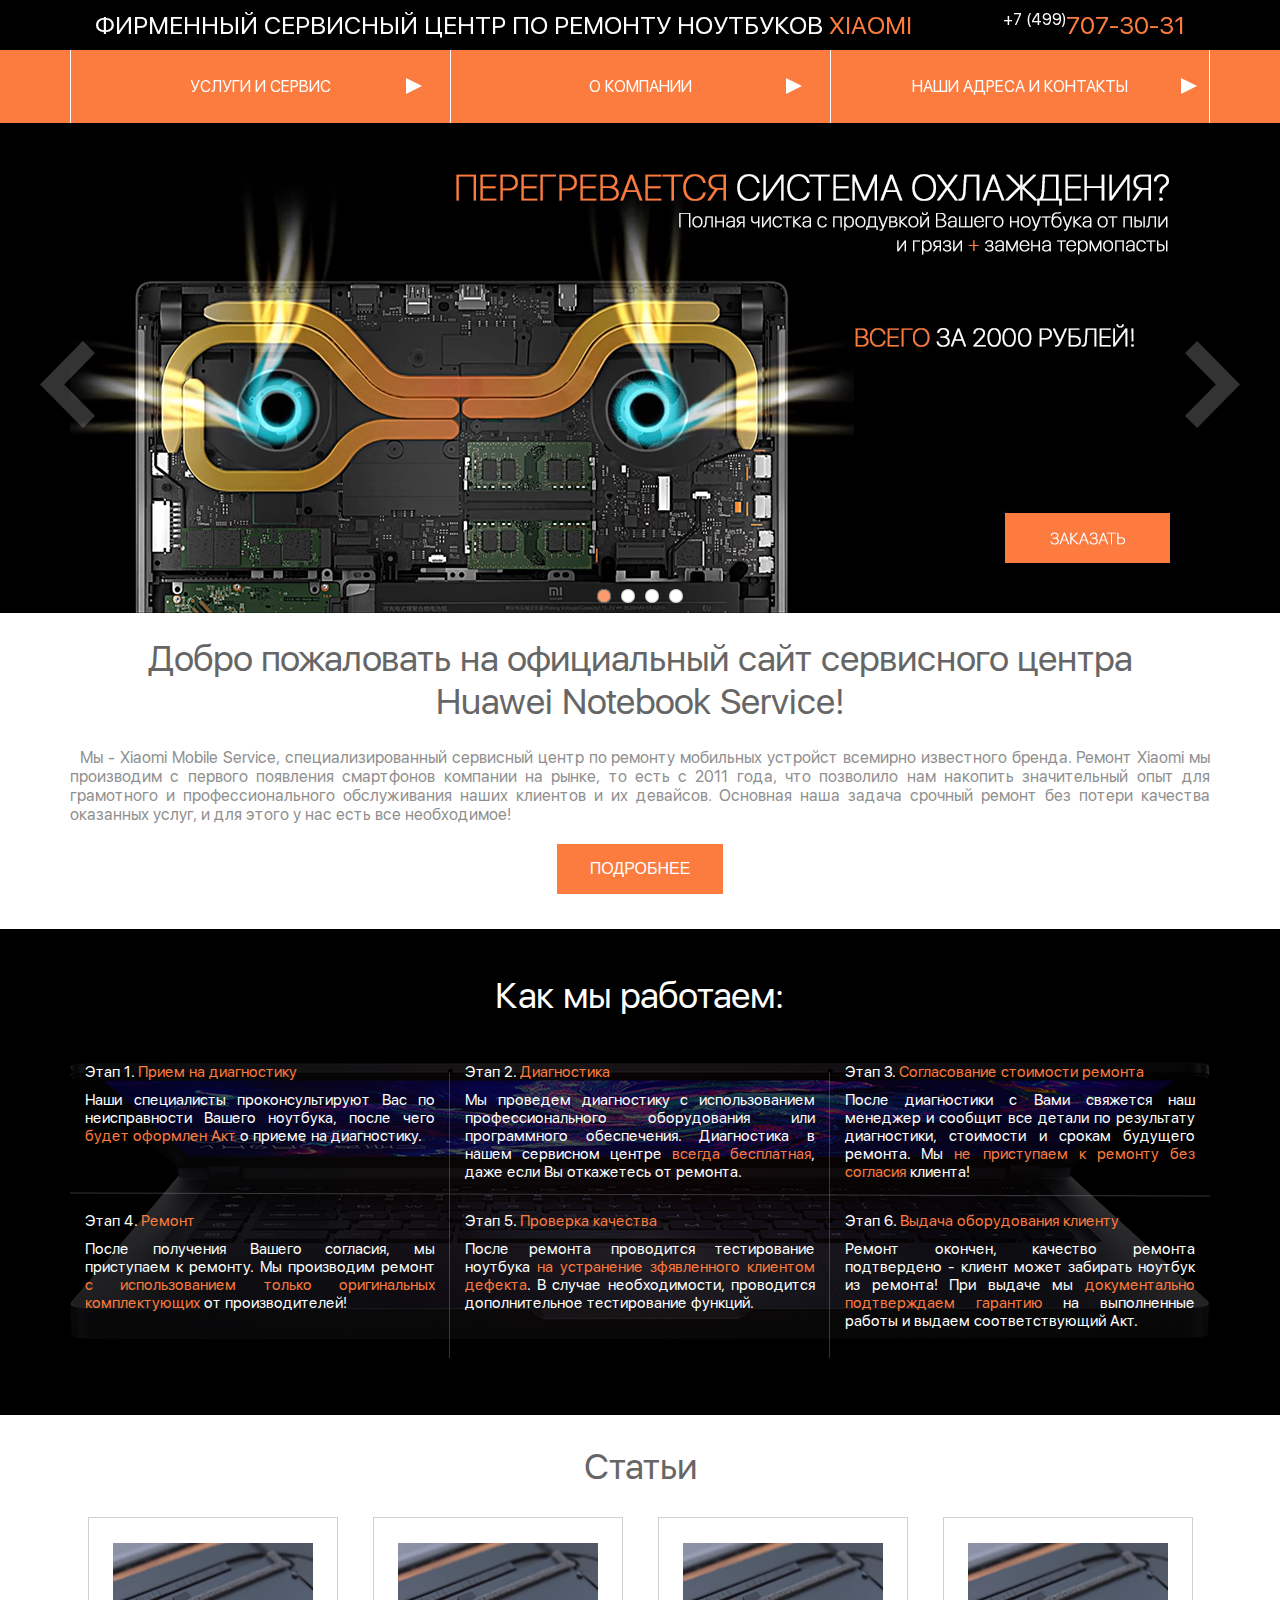
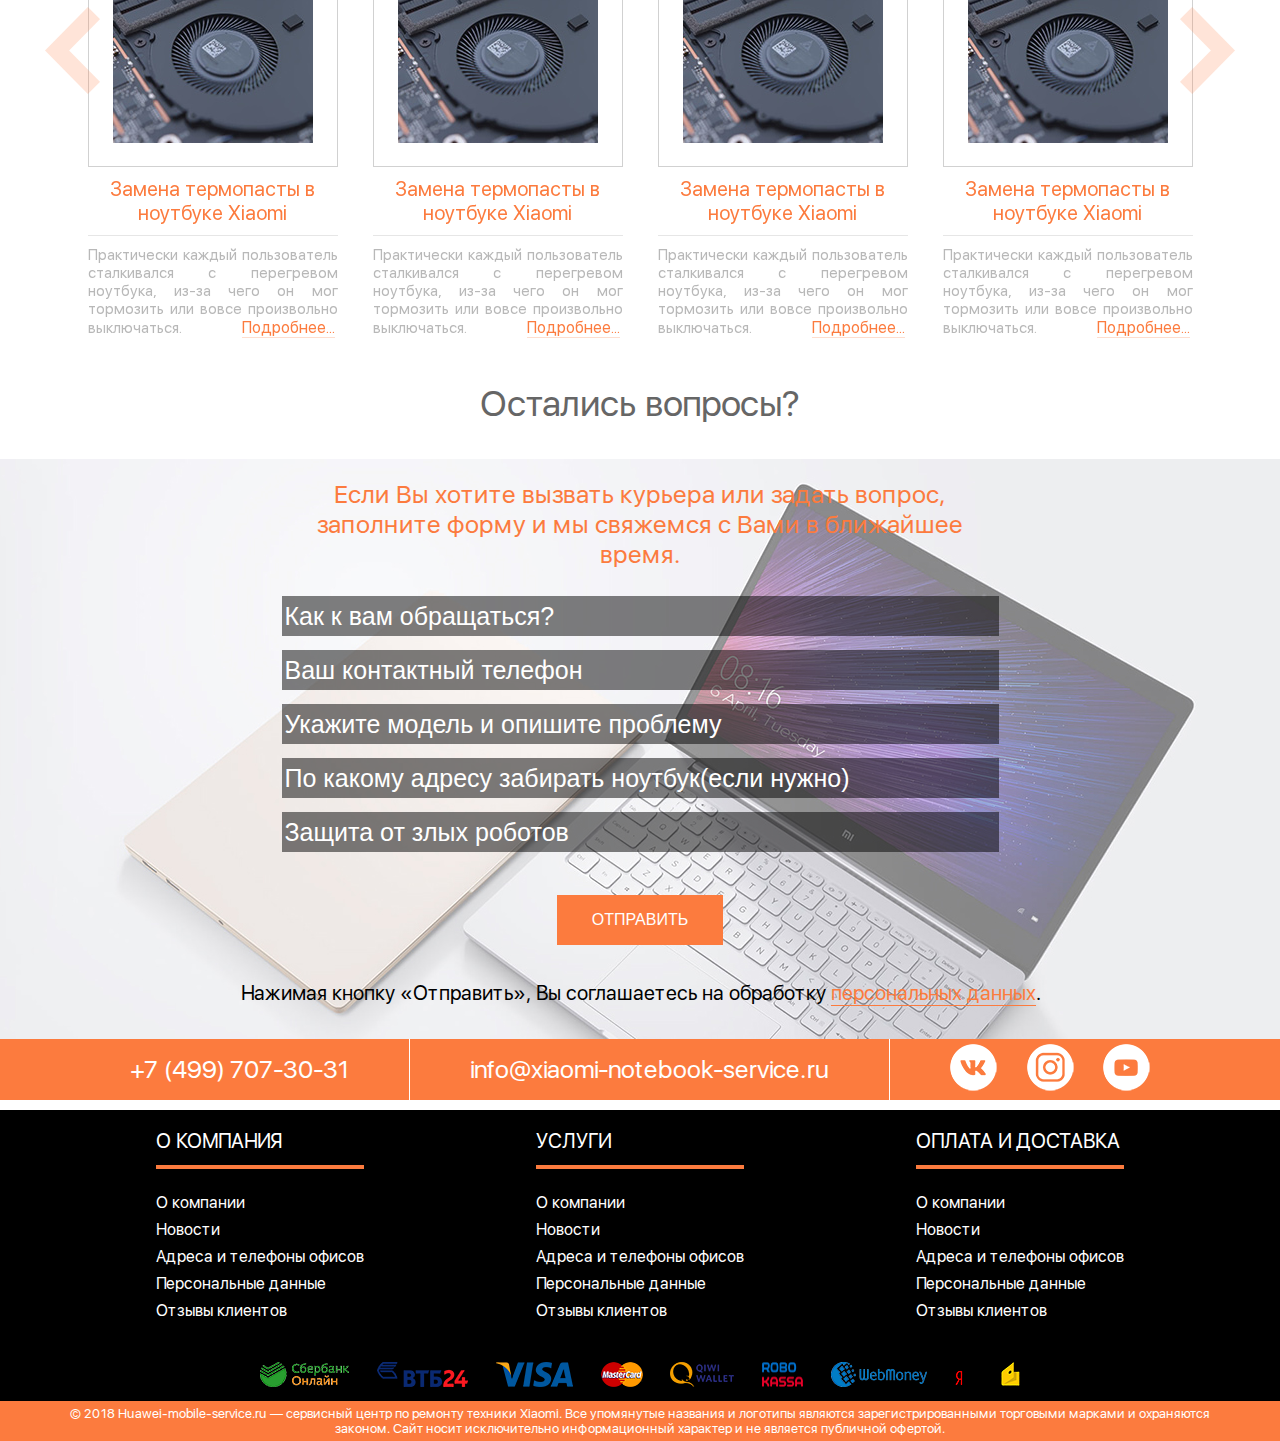
<file: index.html>
<!DOCTYPE html>
<html lang="ru">
<head>
	<meta charset="UTF-8">
	<meta name="viewport" content="width=device-width, initial-scale=1">
	<link rel="stylesheet" href="css/style.css">
	<link rel="stylesheet" href="css/slick.css"/>
  <link rel="stylesheet" href="css/slick-theme.css"/>
	<title>Saami</title>
</head>
<body>
  <div class="menu-mob">
    <ul class="header-menu-mob">
          <li class="header-menu-mob__item header-menu-mob__item--open">
            <a class="header-menu-mob__link">
              <img src="img/placeholder-icon.svg" alt="Картинка">
            </a>
            <a href="tel:+7(499)707-30-31" class="header-menu-mob__link">
              <img src="img/icon-phone.svg" alt="">
            </a>
            <a href="https://vk.com/xiaominoutbukservice " class="header-menu-mob__link">
              <img src="img/icon-mail.svg" alt="Картинка">
            </a>
            <a class="header-menu-mob__link header-menu-mob__item--humburger">
              <img src="img/humburger.png" width="20" height="18" alt="Гамбургер" class="header-menu-mob__img">
            </a>
              <ul class="header-menu-mob__wrraper">
                <li class="header-menu-mob__items">
                  <a data-toggle="collapse" data-target="#menu__sub" class="header-menu-mob__links" href="">Услуги и сервис</a>
                  <ul id="menu__sub" class="header-menu-mob__sub collapse">
                    <li class="header-menu-mob__sub-item">
                      <a href="" class="header-menu-mob__sub-links">
                        Ремонт смартфонов
                      </a>
                    </li>
                    <li class="header-menu-mob__sub-item">
                      <a href="catalog.html" class="header-menu-mob__sub-links">
                        Ремонт плантшетов
                      </a>
                    </li>
                    <li class="header-menu-mob__sub-item">
                      <a href="" class="header-menu-mob__sub-links">
                        Ремонт смарт-часов
                      </a>
                    </li>
                    <li class="header-menu-mob__sub-item">
                      <a href="contact.html" class="header-menu-mob__sub-links">
                        Независимая экспертиза
                      </a>
                    </li>
                    <li class="header-menu-mob__sub-item">
                      <a href="" class="header-menu-mob__sub-links">
                        Дополнительные услуги
                      </a>
                    </li>
                  </ul>
                </li>
                <li class="header-menu-mob__items">
                  <a data-toggle="collapse" data-target="#menu__sub1" class="header-menu-mob__links" href="">О компании</a>
                  <ul id="menu__sub1" class="header-menu-mob__sub collapse">
                    <li class="header-menu-mob__sub-item">
                      <a href="" class="header-menu-mob__sub-links">
                        Ремонт смартфонов
                      </a>
                    </li>
                    <li class="header-menu-mob__sub-item">
                      <a href="" class="header-menu-mob__sub-links">
                        Ремонт плантшетов
                      </a>
                    </li>
                    <li class="header-menu-mob__sub-item">
                      <a href="" class="header-menu-mob__sub-links">
                        Ремонт смарт-часов
                      </a>
                    </li>
                    <li class="header-menu-mob__sub-item">
                      <a href="" class="header-menu-mob__sub-links">
                        Независимая экспертиза
                      </a>
                    </li>
                    <li class="header-menu-mob__sub-item">
                      <a href="" class="header-menu-mob__sub-links">
                        Дополнительные услуги
                      </a>
                    </li>
                  </ul>
                </li>
                <li class="header-menu-mob__items">
                  <a data-toggle="collapse" data-target="#menu__sub2" class="header-menu-mob__links" href="">Адреса и контакты</a>
                  <ul id="menu__sub2" class="header-menu-mob__sub collapse">
                    <li class="header-menu-mob__sub-item">
                      <a href="" class="header-menu-mob__sub-links">
                        Ремонт смартфонов
                      </a>
                    </li>
                    <li class="header-menu-mob__sub-item">
                      <a href="" class="header-menu-mob__sub-links">
                        Ремонт плантшетов
                      </a>
                    </li>
                    <li class="header-menu-mob__sub-item">
                      <a href="" class="header-menu-mob__sub-links">
                        Ремонт смарт-часов
                      </a>
                    </li>
                    <li class="header-menu-mob__sub-item">
                      <a href="" class="header-menu-mob__sub-links">
                        Независимая экспертиза
                      </a>
                    </li>
                    <li class="header-menu-mob__sub-item">
                      <a href="" class="header-menu-mob__sub-links">
                        Дополнительные услуги
                      </a>
                    </li>
                  </ul>
                </li>
              </ul>
            </li>
          </ul>
        </div>  
  <header class="header">
    <div class="header__top">
      <div class="header__top-inner">
        <ul class="header__top-list">
          <li class="header__top-item">
            <a class="header__top-link" href="#">
              <p class="header__top-text">
                Фирменный сервисный центр по ремонту ноутбуков <span>Xiaomi</span>
              </p>
            </a>
          </li>
          <li class="header-top__item">
            <a class="header__top-link header__top-link--none"  href="tel:+7(499)707-30-31">
              <p class="header__top-text"><sup class="header__top-up">+7 (499)</sup><span>707-30-31</span></p>
            </a>
          </li>
        </ul>
      </div>
    </div>
    <nav class="header-menu">
      <div class="header-menu__inner">
            <ul class="header-menu__list">
              <li class="header-menu__item">
                <a href="catalog.html" class="header-menu__link">
                  Услуги и сервис 
                </a>
                <ul class="header-menu__sub">
                  <li class="header-menu__sub-item">
                    <a href="catalog.html" class="header-menu__sub-link">
                      Цены на ремонт ноутбуков Xiaomi
                    </a>
                  </li>
                  <li class="header-menu__sub-item">
                    <a href="" class="header-menu__sub-link">
                      Дополнительные услуги
                    </a>
                  </li>
                  <li class="header-menu__sub-item">
                    <a href="" class="header-menu__sub-link">
                      Независимая экспертиза
                    </a>
                  </li>
                  <li class="header-menu__sub-item">
                    <a href="" class="header-menu__sub-link">
                      Гарантийный ремонт ноутбуков Xiaomi
                    </a>
                  </li>
                </ul>
              </li>
              <li class="header-menu__item">
                <a href="paper.html" class="header-menu__link">
                  О компании
                </a>
              </li>
              <li class="header-menu__item">
                <a href="contact.html" class="header-menu__link">
                  Наши адреса и контакты
                </a>
              </li>
            </ul>
      </div>
    </nav>  
  </header>
	<main>
		<section class="banner">
      <div class="banner__list">
        <div class="banner__item">
          <a href="" class="banner__link">
            <img src="img/banner1.jpg" alt="Баннер" class="banner__img">
          </a>
        </div>
        <div class="banner__item">
          <a href="" class="banner__link">
            <img src="img/banner1.jpg" alt="Баннер" class="banner__img">
          </a>
        </div>
        <div class="banner__item">
          <a href="" class="banner__link">
            <img src="img/banner1.jpg" alt="Баннер" class="banner__img">
          </a>
        </div>
        <div class="banner__item">
          <a href="" class="banner__link">
            <img src="img/banner1.jpg" alt="Баннер" class="banner__img">
          </a>
        </div>
      </div>
    </section>
    <section class="description">
      <div class="description__inner">
        <h1 class="description__title">
          Добро пожаловать на официальный сайт сервисного центра  Huawei Notebook Service! 
        </h1>
        <p class="description__text">
          Мы - Xiaomi Mobile Service, специализированный сервисный центр по ремонту мобильных устройст всемирно известного бренда. Ремонт Xiaomi мы производим с первого появления смартфонов компании на рынке, то есть с 2011 года, что позволило нам накопить значительный опыт для грамотного и профессионального обслуживания наших клиентов и их девайсов. Основная наша задача срочный ремонт без потери качества оказанных услуг, и для этого у нас есть все необходимое!
        </p>
      </div>
      <button class="description__btn">Подробнее</button>
    </section>
    <section class="about-us">
      <div class="about-us__inner">
        <h2 class="about-us__title">
          Как мы работаем:
        </h2>
        <ul class="about-us__list">
          <li class="about-us__item">
            <p class="about-us__text about-us__text--name">
              Этап 1. <span>Прием на диагностику</span> 
            </p>
            <p class="about-us__text">
              Наши специалисты проконсультируют Вас по неисправности Вашего ноутбука, после чего <span>будет оформлен Акт</span> о приеме на диагностику.
            </p>
          </li>
          <li class="about-us__item">
            <p class="about-us__text about-us__text--name">
              Этап 2. <span>Диагностика</span>   
            </p>
            <p class="about-us__text">
             	Мы проведем диагностику с использованием профессионального оборудования или программного обеспечения. Диагностика в нашем сервисном центре <span>всегда бесплатная</span>, даже если Вы откажетесь от ремонта.
            </p>
          </li>
          <li class="about-us__item">
            <p class="about-us__text about-us__text--name">
              Этап 3. <span>Согласование стоимости ремонта</span>  
            </p>
            <p class="about-us__text">
            	После диагностики с Вами свяжется наш менеджер и сообщит все детали по результату диагностики, стоимости и срокам будущего ремонта. Мы <span>не приступаем к ремонту без согласия</span> клиента!
            </p>
          </li>
          <li class="about-us__item">
            <p class="about-us__text about-us__text--name">
              Этап 4. <span>Ремонт</span>   
            </p>
            <p class="about-us__text">
            	После получения Вашего согласия, мы приступаем к ремонту. Мы производим ремонт <span>с использованием только оригинальных комплектующих</span> от производителей!
            </p>
          </li>
          <li class="about-us__item">
            <p class="about-us__text about-us__text--name">
              Этап 5. <span>Проверка качества</span>   
            </p>
            <p class="about-us__text">
            	После ремонта проводится тестирование ноутбука <span>на устранение зфявленного клиентом дефекта</span>. В случае необходимости, проводится дополнительное тестирование функций.
            </p>
          </li>
          <li class="about-us__item">
            <p class="about-us__text about-us__text--name">
              Этап 6. <span>Выдача оборудования клиенту</span>   
            </p>
            <p class="about-us__text">
            	Ремонт окончен, качество ремонта подтвердено - клиент может забирать ноутбук из ремонта! При выдаче мы <span>документально подтверждаем гарантию</span> на выполненные работы и выдаем соответствующий Акт.
            </p>
          </li>
        </ul>
      </div>
    </section>
    <section class="paper">
      <a class="paper__link" href="paper.html"><h2 class="paper__title">Статьи</h2></a>
      <div class="paper__list">
        <div class="paper__item">
          <div class="paper__inner">
            <a href="" class="paper__link">
              <span class="paper__block">
                <img class="paper__img" src="img/upkeep.jpg" width="200" height="200" alt="Картинка">
              </span>
              <h3 class="paper__name">Замена термопасты в ноутбуке Xiaomi</h3>
            </a>
            <p class="paper__text">
              Практически каждый пользователь сталкивался с перегревом ноутбука, из-за чего он мог тормозить или вовсе произвольно выключаться.<a class="paper__ref" href="">Подробнее...</a>
            </p>
          </div>
        </div>
        <div class="paper__item">
          <div class="paper__inner">
            <a href="" class="paper__link">
              <span class="paper__block">
                <img class="paper__img" src="img/upkeep.jpg" width="200" height="200" alt="Картинка">
              </span>
              <h3 class="paper__name">Замена термопасты в ноутбуке Xiaomi</h3>
            </a>
            <p class="paper__text">
              Практически каждый пользователь сталкивался с перегревом ноутбука, из-за чего он мог тормозить или вовсе произвольно выключаться.<a class="paper__ref" href="">Подробнее...</a>
            </p>
          </div>
        </div>
        <div class="paper__item">
          <div class="paper__inner">
            <a href="" class="paper__link">
              <span class="paper__block">
                <img class="paper__img" src="img/upkeep.jpg" width="200" height="200" alt="Картинка">
              </span>
              <h3 class="paper__name">Замена термопасты в ноутбуке Xiaomi</h3>
            </a>
            <p class="paper__text">
              Практически каждый пользователь сталкивался с перегревом ноутбука, из-за чего он мог тормозить или вовсе произвольно выключаться.<a class="paper__ref" href="">Подробнее...</a>
            </p>
          </div>
        </div>
        <div class="paper__item">
          <div class="paper__inner">
            <a href="" class="paper__link">
              <span class="paper__block">
                <img class="paper__img" src="img/upkeep.jpg" width="200" height="200" alt="Картинка">
              </span>
              <h3 class="paper__name">Замена термопасты в ноутбуке Xiaomi</h3>
            </a>
            <p class="paper__text">
              Практически каждый пользователь сталкивался с перегревом ноутбука, из-за чего он мог тормозить или вовсе произвольно выключаться.<a class="paper__ref" href="">Подробнее...</a>
            </p>
          </div>
        </div>
        <div class="paper__item">
          <div class="paper__inner">
            <a href="" class="paper__link">
              <span class="paper__block">
                <img class="paper__img" src="img/upkeep.jpg" width="200" height="200" alt="Картинка">
              </span>
              <h3 class="paper__name">Замена термопасты в ноутбуке Xiaomi</h3>
            </a>
            <p class="paper__text">
              Практически каждый пользователь сталкивался с перегревом ноутбука, из-за чего он мог тормозить или вовсе произвольно выключаться.<a class="paper__ref" href="">Подробнее...</a>
            </p>
          </div>
        </div>
        <div class="paper__item">
          <div class="paper__inner">
            <a href="" class="paper__link">
              <span class="paper__block">
                <img class="paper__img" src="img/upkeep.jpg" width="200" height="200" alt="Картинка">
              </span>
              <h3 class="paper__name">Замена термопасты в ноутбуке Xiaomi</h3>
            </a>
            <p class="paper__text">
              Практически каждый пользователь сталкивался с перегревом ноутбука, из-за чего он мог тормозить или вовсе произвольно выключаться.<a class="paper__ref" href="">Подробнее...</a>
            </p>
          </div>
        </div>
        <div class="paper__item">
          <div class="paper__inner">
            <a href="" class="paper__link">
              <span class="paper__block">
                <img class="paper__img" src="img/upkeep.jpg" width="200" height="200" alt="Картинка">
              </span>
              <h3 class="paper__name">Замена термопасты в ноутбуке Xiaomi</h3>
            </a>
            <p class="paper__text">
              Практически каждый пользователь сталкивался с перегревом ноутбука, из-за чего он мог тормозить или вовсе произвольно выключаться.<a class="paper__ref" href="">Подробнее...</a>
            </p>
          </div>
        </div>
        <div class="paper__item">
          <div class="paper__inner">
            <a href="" class="paper__link">
              <span class="paper__block">
                <img class="paper__img" src="img/upkeep.jpg" width="200" height="200" alt="Картинка">
              </span>
              <h3 class="paper__name">Замена термопасты в ноутбуке Xiaomi</h3>
            </a>
            <p class="paper__text">
              Практически каждый пользователь сталкивался с перегревом ноутбука, из-за чего он мог тормозить или вовсе произвольно выключаться.<a class="paper__ref" href="">Подробнее...</a>
            </p>
          </div>
        </div>
      </div>
    </section>
    <section class="feedback">
      <h2 class="feedback__name">
        Остались вопросы?
      </h2>
      <div class="feedback__inner">
        <form class="feedback__form" action="https://huawei-mobile-service.ru/index.php?route=common/home" method="post">
          <p class="feedback__title">
            Если Вы хотите вызвать курьера или задать вопрос, заполните форму и мы свяжемся с Вами в ближайшее время.
          </p>
          <label>
            <input class="feedback__input" type="text" name="name"  placeholder="Как к вам обращаться?"/>
          </label>
          <label>
            <input class="feedback__input" type="tel"  name="phone" pattern="^\+?[0-9\- ()]+" placeholder="Ваш контактный телефон"/>
          </label>
          <label>
            <input class="feedback__input" type="text" name="enquiry" placeholder="Укажите модель и опишите проблему"/>
          </label>
          <label>
            <input class="feedback__input" type="text" name="addres" placeholder="По какому адресу забирать ноутбук(если нужно)">
          </label>
          <label>
            <input class="feedback__input" type="text" placeholder="Защита от злых роботов">
          </label>
          <input class="feedback__submit" type="button" value="Отправить" />
        </form>
        <p class="feedback__text">
          Нажимая кнопку «Отправить», Вы соглашаетесь на обработку <a class="feedback__link" href="personal.html">персональных данных</a>.
        </p>
      </div>
    </section>
	</main>
	<footer class="footer">
		<div class="footer-head">
      <div class="footer-head__inner">
        <div class="footer-head__item">
          <a class="footer-head__link" href="tel:+74997073031">+7 (499) 707-30-31</a>
        </div>
        <div class="footer-head__item">
          <a class="footer-head__link" href="mailto:info@xiaomi-notebook-service.ru">info@xiaomi-notebook-service.ru</a>
        </div>
        <div class="footer-head__item">
          <ul class="footer-social">
            <li class="footer-social__item">
              <a href="" class="footer-social__link footer-social__link--vk">
                <img src="img/icon-vk.png" width="47" height="47" alt="Вконтакте">
                <span class="visually-hidden">Мы в VK</span>
              </a>
            </li>
            <li class="footer-social__item">
              <a href="" class="footer-social__link footer-social__link--instagram">
                <img src="img/icon-inst.png" width="47" height="47" alt="Инстрограмм">
                <span class="visually-hidden">Мы в Instagram</span>
              </a>
            </li>
            <li class="footer-social__item">
              <a href="" class="footer-social__link footer-social__link--youtube">
                <img src="img/icon-youtub.png" width="47" height="47" alt="Ютуб">
                <span class="visually-hidden">Наш канал на YouTube</span>
              </a>
            </li>
          </ul>
        </div>
      </div>
    </div>
    <div class="footer__wrapper">
      <div class="footer__inner">
        <div class="footer-list__wrapper">
          <ul class="footer-list footer-list--first">
            <li class="footer-list__point">
              <h4 class="footer-list__title">О Компания</h4>
            </li>
            <li class="footer-list__point"><a href="" class="footer-list__link">О компании</a></li>
            <li class="footer-list__point"><a href="" class="footer-list__link">Новости</a></li>
            <li class="footer-list__point"><a href="" class="footer-list__link">Адреса и телефоны офисов</a></li>
            <li class="footer-list__point"><a href="" class="footer-list__link">Персональные данные</a></li>
            <li class="footer-list__point"><a href="" class="footer-list__link">Отзывы клиентов</a></li>
          </ul>
        </div>
        <div class="footer-list__wrapper">
          <ul class="footer-list">
            <li class="footer-list__point">
              <h4 class="footer-list__title">Услуги</h4>
            </li>
            <li class="footer-list__point"><a href="" class="footer-list__link">О компании</a></li>
            <li class="footer-list__point"><a href="" class="footer-list__link">Новости</a></li>
            <li class="footer-list__point"><a href="" class="footer-list__link">Адреса и телефоны офисов</a></li>
            <li class="footer-list__point"><a href="" class="footer-list__link">Персональные данные</a></li>
            <li class="footer-list__point"><a href="" class="footer-list__link">Отзывы клиентов</a></li>
          </ul>
        </div>
        <div class="footer-list__wrapper">
          <ul class="footer-list footer-list--last">
            <li class="footer-list__point">
              <h4 class="footer-list__title">Оплата и доставка</h4>
            </li>
            <li class="footer-list__point"><a href="" class="footer-list__link">О компании</a></li>
            <li class="footer-list__point"><a href="" class="footer-list__link">Новости</a></li>
            <li class="footer-list__point"><a href="" class="footer-list__link">Адреса и телефоны офисов</a></li>
            <li class="footer-list__point"><a href="" class="footer-list__link">Персональные данные</a></li>
            <li class="footer-list__point"><a href="" class="footer-list__link">Отзывы клиентов</a></li>
          </ul>
        </div>
      </div>
      <div class="footer-payment">
        <ul class="footer-payment__list">
          <li class="footer-payment__item">
            <a class="footer-payment__link" href="">
              <img class="footer-payment__foto footer-payment__foto--up" src="img/icon-sberbank.png" width="89" height="25" alt="Сбербанк">
            </a>
          </li>
          <li class="footer-payment__item footer-payment__item--two">
            <a class="footer-payment__link" href="">
              <img class="footer-payment__foto" src="img/icon-vtb.png" width="91" height="25" alt="ВТБ">
            </a>
          </li>
          <li class="footer-payment__item">
            <a class="footer-payment__link" href="">
              <img class="footer-payment__foto" src="img/icon-visa.png" width="77" height="25" alt="Виза">
            </a>
          </li>
          <li class="footer-payment__item">
            <a class="footer-payment__link" href="">
              <img class="footer-payment__foto" src="img/icon-mastercard.png" width="42" height="25" alt="Мастеркард">
            </a>
          </li>
          <li class="footer-payment__item">
            <a class="footer-payment__link" href="">
              <img class="footer-payment__foto footer-paymet__foto--telefon" src="img/icon-oqwi.png" width="64" height="25" alt="Киви">
            </a>
          </li>
          <li class="footer-payment__item">
            <a class="footer-payment__link" href="">
              <img class="footer-payment__foto footer-paymet__foto--telefon" src="img/icon-robokassa.png" width="41" height="25" alt="Робокасса">
            </a>
          </li>
          <li class="footer-payment__item">
            <a class="footer-payment__link" href="">
              <img class="footer-payment__foto footer-paymet__foto--telefon" src="img/icon-webmoney.png" width="96" height="25" alt="Вебмани">
            </a>
          </li>
          <li class="footer-payment__item">
            <a class="footer-payment__link" href="">
              <img class="footer-payment__foto footer-paymet__foto--telefon" src="img/icon-yandex.png" width="65" height="25" alt="Яндекс деньги">
            </a>
          </li>
        </ul>
      </div>
    </div>
    <div class="footer-copyright">
      <p class="footer-copyright__text">© 2018 Huawei-mobile-service.ru — сервисный центр по ремонту техники Xiaomi. Все упомянутые названия и логотипы являются зарегистрированными торговыми марками и охраняются законом. Сайт носит исключительно информационный характер и не является публичной офертой.
      </p>
    </div>
	</footer>
  <!-- <div id = "menu" class="normal"> -->
    <!-- <ul class="block__list"> -->
      <!-- <li class="block__item"> -->
        <!-- <a class="block__link" href=""> -->
          <!-- <img src="img/humburger.png" alt=""> -->
        <!-- </a> -->
      <!-- </li> -->
      <!-- <li class="block__item"> -->
        <!-- <a class="block__link" href=""> -->
          <!-- <img src="img/placeholder-icon.svg" alt=""> -->
        <!-- </a> -->
      <!-- </li> -->
      <!-- <li class="block__item"> -->
        <!-- <a class="block__link" href = "tel:+7(499)707-30-31"> -->
          <!-- <img src="img/icon-phone.svg" alt=""> -->
        <!-- </a> -->
      <!-- </li> -->
      <!-- <li class="block__item"> -->
        <!-- <a class="block__link" href = "https://vk.com/xiaominoutbukservice"> -->
          <!-- <img src="img/icon-mail.svg" alt=""> -->
        <!-- </a> -->
      <!-- </li> -->
    <!-- </ul> -->
  <!-- </div> -->
	<script  src="jquery/jquery-3.0.0.min.js"></script>
  <script src="js/slick.min.js"></script>
  <script src="js/main.js"></script>
  <script type="text/javascript">
    (function(){ var widget_id = 'ncjaYPEKQU';var d=document;var w=window;function l(){var s = document.createElement('script'); s.type = 'text/javascript'; s.async = true;s.src = '//code.jivosite.com/script/widget/'+widget_id; var ss = document.getElementsByTagName('script')[0]; ss.parentNode.insertBefore(s, ss);}if(d.readyState=='complete'){l();}else{if(w.attachEvent){w.attachEvent('onload',l);}else{w.addEventListener('load',l,false);}}})();
  </script>
</body>
</html>
</file>
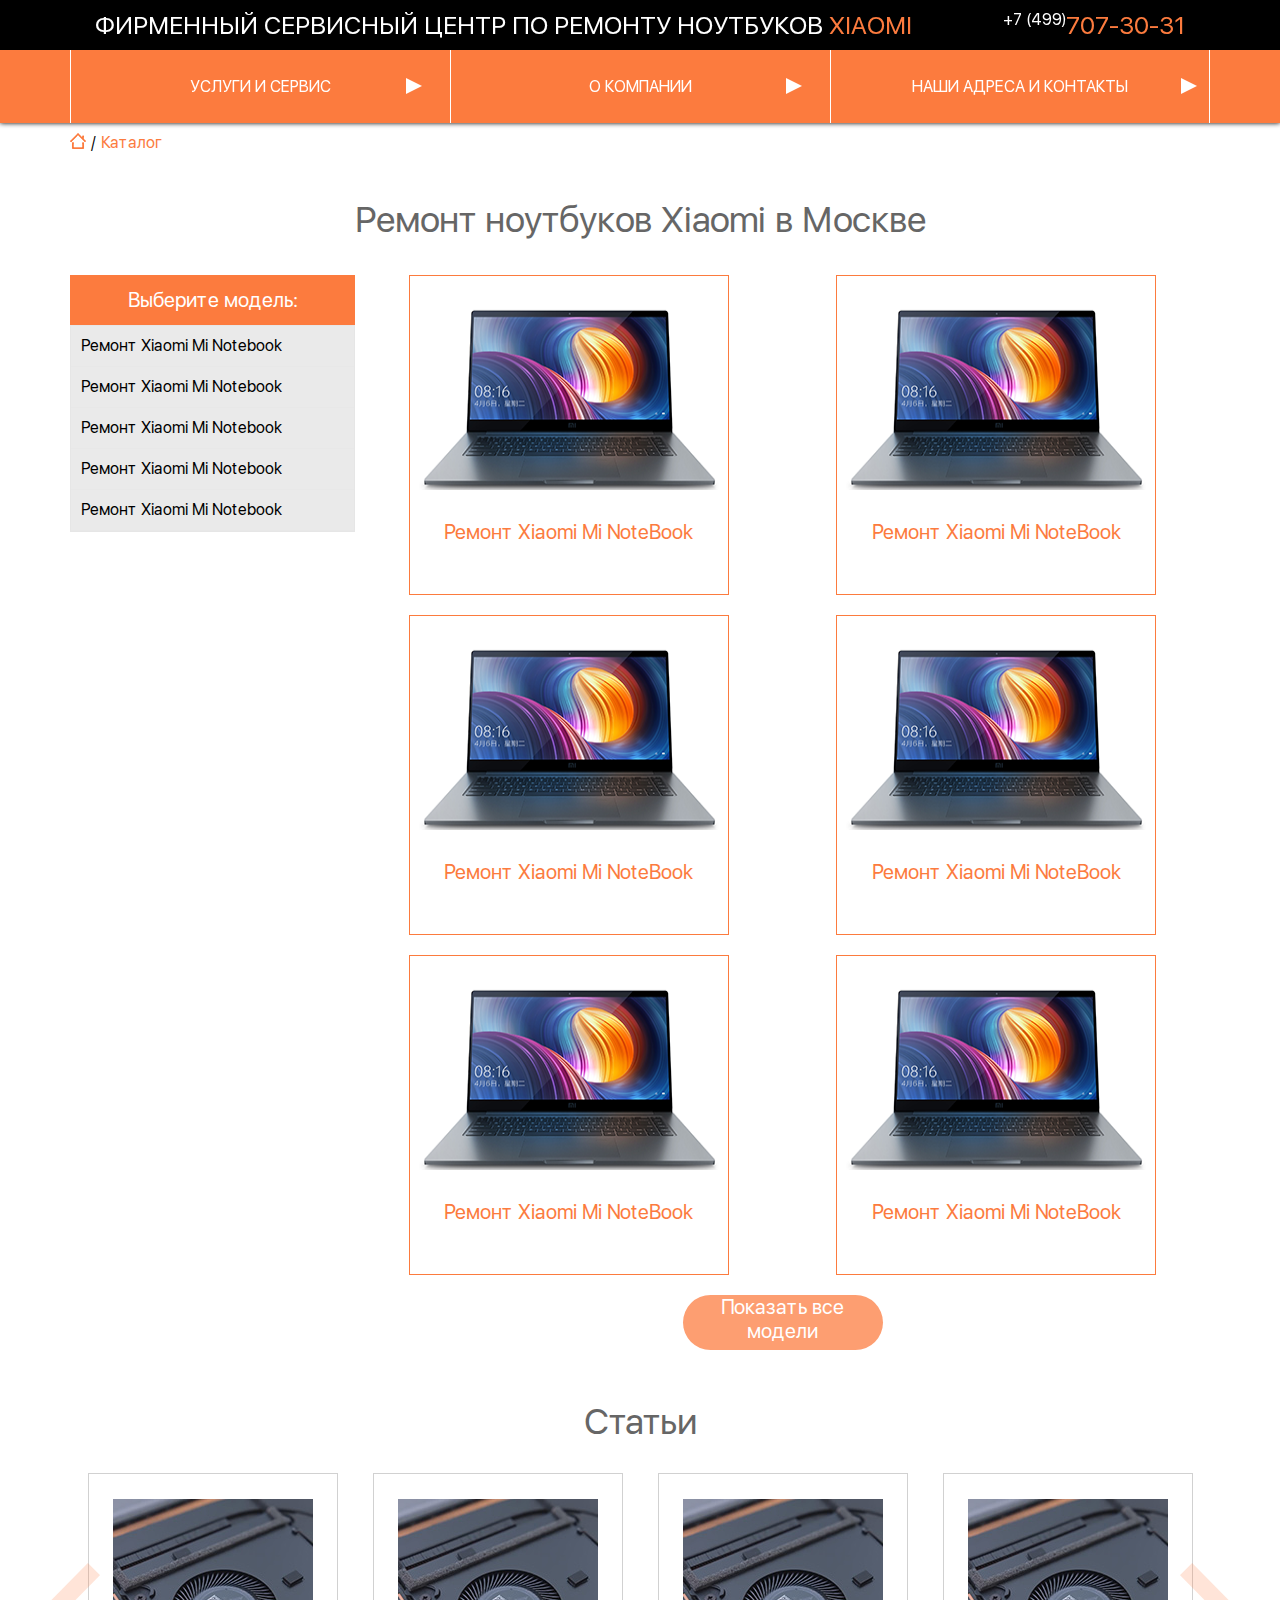
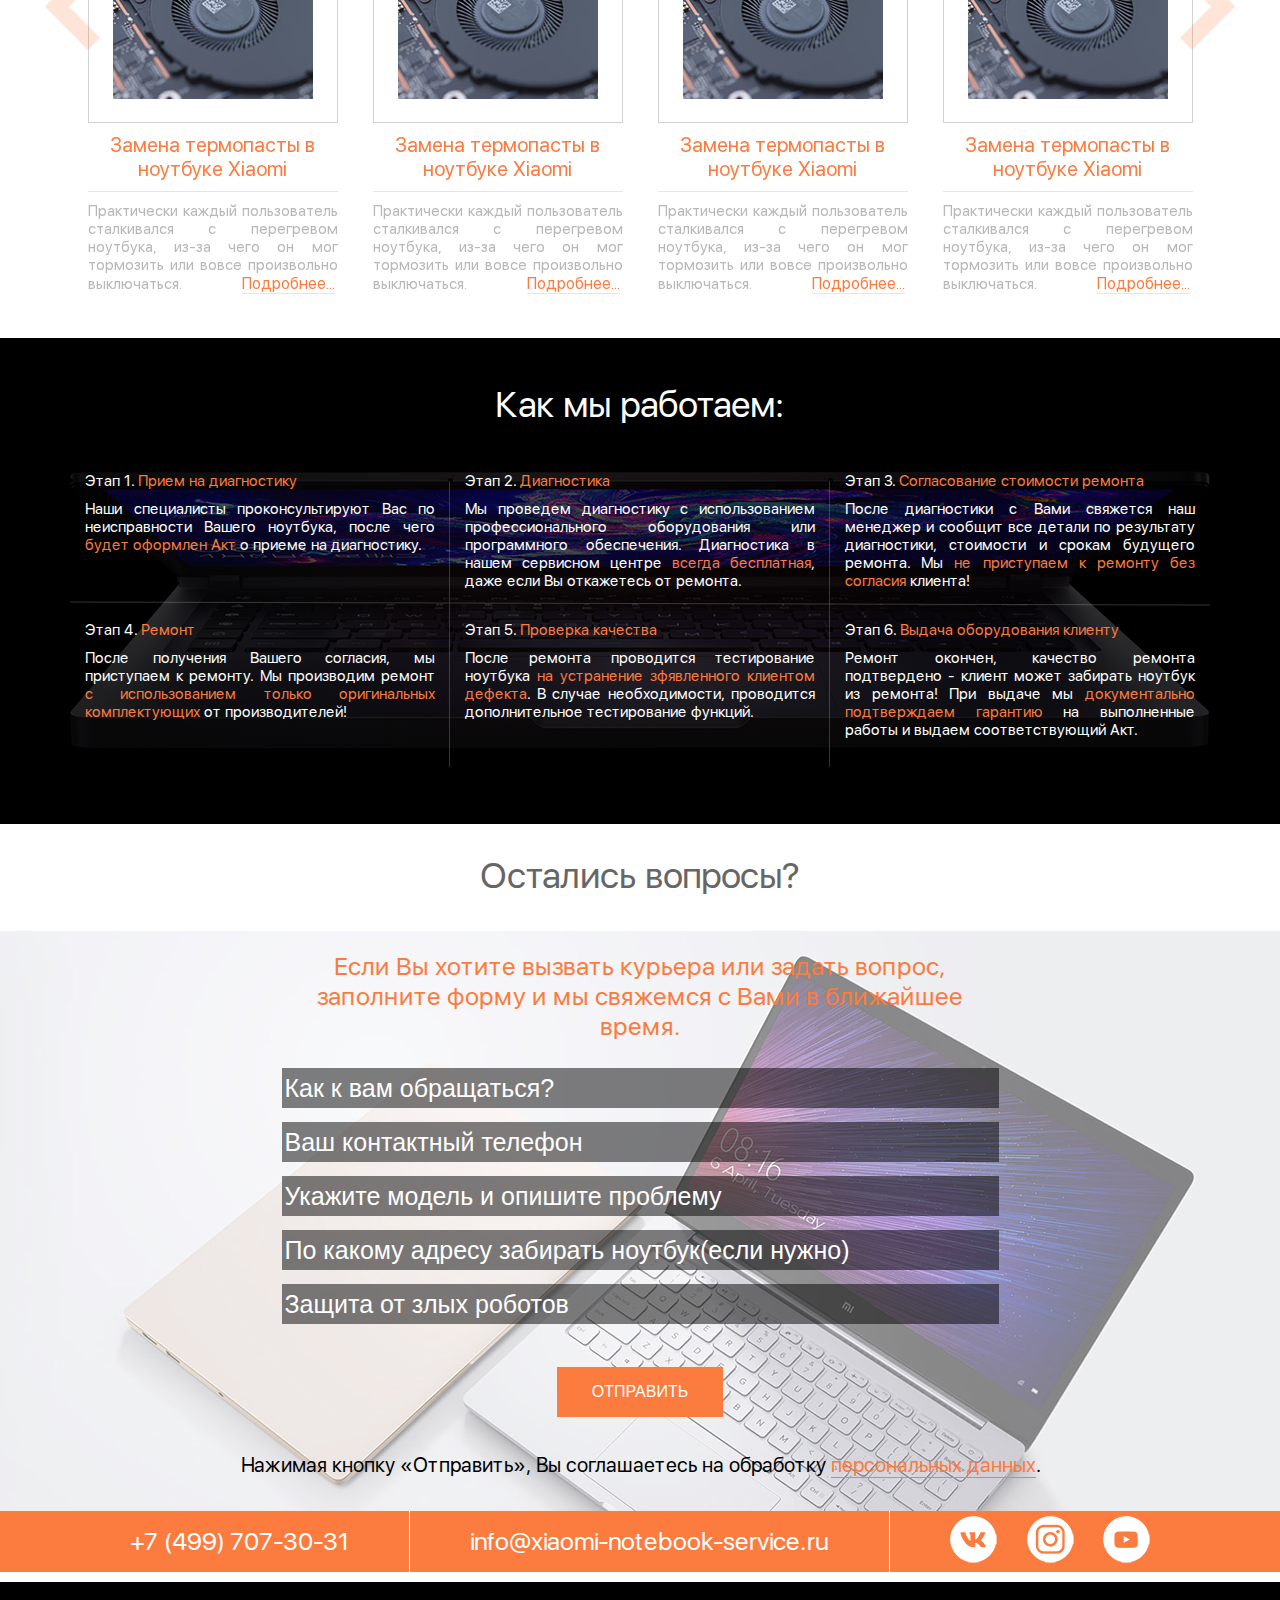
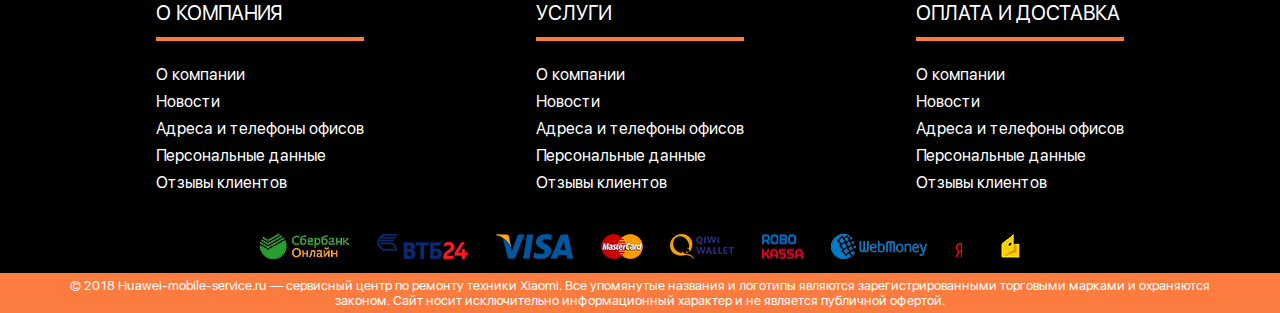
<file: catalog.html>
<!DOCTYPE html>
<html lang="ru">
<head>
	<meta charset="UTF-8">
	<meta name="viewport" content="width=device-width, initial-scale=1">
	<link rel="stylesheet" href="css/style.css">
	<link rel="stylesheet" href="css/slick.css"/>
	<link rel="stylesheet" href="css/slick-theme.css"/>
	<title>Saami</title>
</head>
<body>
	<div class="menu-mob">
    <ul class="header-menu-mob">
          <li class="header-menu-mob__item header-menu-mob__item--open">
            <a class="header-menu-mob__link">
              <img src="img/placeholder-icon.svg" alt="Картинка">
            </a>
            <a href="tel:+7(499)707-30-31" class="header-menu-mob__link">
              <img src="img/icon-phone.svg" alt="">
            </a>
            <a href="https://vk.com/xiaominoutbukservice " class="header-menu-mob__link">
              <img src="img/icon-mail.svg" alt="Картинка">
            </a>
            <a class="header-menu-mob__link header-menu-mob__item--humburger">
              <img src="img/humburger.png" width="20" height="18" alt="Гамбургер" class="header-menu-mob__img">
            </a>
              <ul class="header-menu-mob__wrraper">
                <li class="header-menu-mob__items">
                  <a data-toggle="collapse" data-target="#menu__sub" class="header-menu-mob__links" href="">Услуги и сервис</a>
                  <ul id="menu__sub" class="header-menu-mob__sub collapse">
                    <li class="header-menu-mob__sub-item">
                      <a href="" class="header-menu-mob__sub-links">
                        Ремонт смартфонов
                      </a>
                    </li>
                    <li class="header-menu-mob__sub-item">
                      <a href="catalog.html" class="header-menu-mob__sub-links">
                        Ремонт плантшетов
                      </a>
                    </li>
                    <li class="header-menu-mob__sub-item">
                      <a href="" class="header-menu-mob__sub-links">
                        Ремонт смарт-часов
                      </a>
                    </li>
                    <li class="header-menu-mob__sub-item">
                      <a href="" class="header-menu-mob__sub-links">
                        Независимая экспертиза
                      </a>
                    </li>
                    <li class="header-menu-mob__sub-item">
                      <a href="" class="header-menu-mob__sub-links">
                        Дополнительные услуги
                      </a>
                    </li>
                  </ul>
                </li>
                <li class="header-menu-mob__items">
                  <a data-toggle="collapse" data-target="#menu__sub1" class="header-menu-mob__links" href="">О компании</a>
                  <ul id="menu__sub1" class="header-menu-mob__sub collapse">
                    <li class="header-menu-mob__sub-item">
                      <a href="" class="header-menu-mob__sub-links">
                        Ремонт смартфонов
                      </a>
                    </li>
                    <li class="header-menu-mob__sub-item">
                      <a href="" class="header-menu-mob__sub-links">
                        Ремонт плантшетов
                      </a>
                    </li>
                    <li class="header-menu-mob__sub-item">
                      <a href="" class="header-menu-mob__sub-links">
                        Ремонт смарт-часов
                      </a>
                    </li>
                    <li class="header-menu-mob__sub-item">
                      <a href="" class="header-menu-mob__sub-links">
                        Независимая экспертиза
                      </a>
                    </li>
                    <li class="header-menu-mob__sub-item">
                      <a href="" class="header-menu-mob__sub-links">
                        Дополнительные услуги
                      </a>
                    </li>
                  </ul>
                </li>
                <li class="header-menu-mob__items">
                  <a data-toggle="collapse" data-target="#menu__sub2" class="header-menu-mob__links" href="">Адреса и контакты</a>
                  <ul id="menu__sub2" class="header-menu-mob__sub collapse">
                    <li class="header-menu-mob__sub-item">
                      <a href="" class="header-menu-mob__sub-links">
                        Ремонт смартфонов
                      </a>
                    </li>
                    <li class="header-menu-mob__sub-item">
                      <a href="" class="header-menu-mob__sub-links">
                        Ремонт плантшетов
                      </a>
                    </li>
                    <li class="header-menu-mob__sub-item">
                      <a href="" class="header-menu-mob__sub-links">
                        Ремонт смарт-часов
                      </a>
                    </li>
                    <li class="header-menu-mob__sub-item">
                      <a href="" class="header-menu-mob__sub-links">
                        Независимая экспертиза
                      </a>
                    </li>
                    <li class="header-menu-mob__sub-item">
                      <a href="" class="header-menu-mob__sub-links">
                        Дополнительные услуги
                      </a>
                    </li>
                  </ul>
                </li>
              </ul>
            </li>
          </ul>
        </div>  
	<header class="header">
		<div class="header__top">
			<div class="header__top-inner">
				<ul class="header__top-list">
					<li class="header__top-item">
						<a class="header__top-link" href="index.html">
							<p class="header__top-text">
								Фирменный сервисный центр по ремонту ноутбуков <span>Xiaomi</span>
							</p>
						</a>
					</li>
					<li class="header-top__item">
						<a class="header__top-link header__top-link--none"  href="tel:+7(499)707-30-31">
							<p class="header__top-text"><sup class="header__top-up">+7 (499)</sup><span>707-30-31</span></p>
						</a>
					</li>
				</ul>
			</div>
		</div>
		<nav class="header-menu">
			<div class="header-menu__inner">
				<ul class="header-menu__list">
					<li class="header-menu__item">
						<a href="" class="header-menu__link">
							Услуги и сервис 
						</a>
						<ul class="header-menu__sub">
							<li class="header-menu__sub-item">
								<a href="catalog.html" class="header-menu__sub-link">
									Цены на ремонт ноутбуков Xiaomi
								</a>
							</li>
							<li class="header-menu__sub-item">
								<a href="" class="header-menu__sub-link">
									Дополнительные услуги
								</a>
							</li>
							<li class="header-menu__sub-item">
								<a href="" class="header-menu__sub-link">
									Независимая экспертиза
								</a>
							</li>
							<li class="header-menu__sub-item">
								<a href="" class="header-menu__sub-link">
									Гарантийный ремонт ноутбуков Xiaomi
								</a>
							</li>
						</ul>
					</li>
					<li class="header-menu__item">
						<a href="" class="header-menu__link">
							О компании
						</a>
					</li>
					<li class="header-menu__item">
						<a href="paper.html" class="header-menu__link">
							Наши адреса и контакты
						</a>
					</li>
				</ul>
			</div>
		</nav>  
	</header>
	<main>
		<section class="breadcrumbs-paper">
			<ul class="breadcrumbs-paper__inner">
				<li class="breadcrumbs-paper__list">
					<a href="index.html">
						<img src="img/house.png" width="16" height="16" alt="Дом">
					</a>
				</li>
				<li class="breadcrumbs-paper__list">
					<a href="">
						<span>/</span><i class="breadcrumbs-paper__color">Каталог</i>
					</a>
				</li>
			</ul>
		</section>
		<section class="catalog">
      <h1 class="catalog__title">
        Ремонт ноутбуков Xiaomi в Москве
      </h1>
      <div class="catalog__inner">
        <div class="filter-list">
      		<div class="filter-list-top">
        		<div class="filter-list-top-header">Выберите модель:</div>
          		<div class="filter-list-top-body">
            		<div class="filter__item">
              		<a data-toggle="collapse" data-target="#remont_meizu" class="filter__link" href="#remont_meizu">Ремонт Xiaomi Mi Notebook</a>
            		</div>
            		<div id="remont_meizu" class="filter__block collapse">
              		<div class="filter__items">
                		<a href="catalog/remont_meizu/" title="Ремонт Мейзу 16" class="filter__link">Модель</a>
              		</div>
              		<div class="filter__items">
                		<a href="catalog/flashcard/remont_meizu_16/" title="Ремонт Мейзу 16" class="filter__link">Модель</a>
              		</div>
              		<div class="filter__items">
                		<a href="catalog/flashcard/remont_meizu_16/" title="Ремонт Мейзу 16" class="filter__link">Модель</a>
              		</div>
              		<div class="filter__items">
                		<a href="catalog/flashcard/remont_meizu_16/" title="Ремонт Мейзу 16" class="filter__link">Модель</a>
              		</div>
            		</div>
            		<div class="filter__item">
              		<a data-toggle="collapse" data-target="#remont_meizu_u" class="filter__link" href="#remont_meizu">Ремонт Xiaomi Mi Notebook</a>
            		</div>
            		<div id="remont_meizu_u" class="filter__block collapse">
              		<div class="filter__items">
                		<a href="/catalog/remont_meizu_16/" title="Ремонт Мейзу 16" class="filter__link">Модель</a>
              		</div>
              		<div class="filter__items">
                		<a href="/catalog/remont_meizu_16/" title="Ремонт Мейзу 16" class="filter__link">Модель</a>
              		</div>
              		<div class="filter__items">
                		<a href="/catalog/remont_meizu_16/" title="Ремонт Мейзу 16" class="filter__link">Модель</a>
              		</div>
              		<div class="filter__items">
                		<a href="/catalog/remont_meizu_16/" title="Ремонт Мейзу 16" class="filter__link">Модель</a>
              		</div>
            		</div>
            		<div class="filter__item">
              		<a data-toggle="collapse" data-target="#remont_meizu_b" class="filter__link" href="#remont_meizu">Ремонт Xiaomi Mi Notebook</a>
            		</div>
            		<div id="remont_meizu_b" class="filter__block collapse">
              		<div class="filter__items">
                		<a href="/catalog/remont_meizu_16/" title="Ремонт Мейзу 16" class="filter__link">Модель</a>
              		</div>
              		<div class="filter__items">
                		<a href="/catalog/remont_meizu_16/" title="Ремонт Мейзу 16" class="filter__link">Модель</a>
              		</div>
              		<div class="filter__items">
                		<a href="/catalog/remont_meizu_16/" title="Ремонт Мейзу 16" class="filter__link">Модель</a>
              		</div>
              		<div class="filter__items">
                		<a href="/catalog/remont_meizu_16/" title="Ремонт Мейзу 16" class="filter__link">Модель</a>
              		</div>
            		</div>
            		<div class="filter__item">
              		<a data-toggle="collapse" data-target="#remont_meizu_s" class="filter__link" href="#remont_meizu">Ремонт Xiaomi Mi Notebook</a>
            		</div>
            		<div id="remont_meizu_s" class="filter__block collapse">
              		<div class="filter__items">
                		<a href="/catalog/remont_meizu_16/" title="Ремонт Мейзу 16" class="filter__link">Модель</a>
              		</div>
              		<div class="filter__items">
                		<a href="/catalog/remont_meizu_16/" title="Ремонт Мейзу 16" class="filter__link">Модель</a>
              		</div>
              		<div class="filter__items">
                		<a href="/catalog/remont_meizu_16/" title="Ремонт Мейзу 16" class="filter__link">Модель</a>
              		</div>
              		<div class="filter__items">
                		<a href="/catalog/remont_meizu_16/" title="Ремонт Мейзу 16" class="filter__link">Модель</a>
              		</div>
            		</div>
            		<div class="filter__item">
              		<a data-toggle="collapse" data-target="#remont_meizu_a" class="filter__link" href="#remont_meizu">Ремонт Xiaomi Mi Notebook</a>
            		</div>
            		<div id="remont_meizu_a" class="filter__block collapse">
              		<div class="filter__items">
                		<a href="/catalog/remont_meizu_16/" title="Ремонт Мейзу 16" class="filter__link">Модель</a>
              		</div>
              		<div class="filter__items">
                		<a href="/catalog/remont_meizu_16/" title="Ремонт Мейзу 16" class="filter__link">Модель</a>
              		</div>
              		<div class="filter__items">
                		<a href="/catalog/remont_meizu_16/" title="Ремонт Мейзу 16" class="filter__link">Модель</a>
              		</div>
              		<div class="filter__items">
                		<a href="/catalog/remont_meizu_16/" title="Ремонт Мейзу 16" class="filter__link">Модель</a>
              		</div>
            		</div>
          		</div>
        		</div>
      		</div>
        <div  class="catalog-list">
          <div class="catalog-list__inner">
            <a class="catalog__model" href="flashcard.html">
              <div class="catalog__img>">
                <img class="catalog__pucture" src="img/catalog-notebook.png" width="300" height="189" alt="Ноутбук">
                <span>Ремонт Xiaomi Mi NoteBook</span>
              </div>
            </a>
            <a class="catalog__model" href="flashcard.html">
              <div class="catalog__img>">
                <img class="catalog__pucture" src="img/catalog-notebook.png" width="300" height="189" alt="Ноутбук">
                <span>Ремонт Xiaomi Mi NoteBook</span>
              </div>
            </a>
            <a class="catalog__model" href="flashcard.html">
              <div class="catalog__img>">
                <img class="catalog__pucture" src="img/catalog-notebook.png" width="300" height="189" alt="Ноутбук">
                <span>Ремонт Xiaomi Mi NoteBook</span>
              </div>
            </a>
            <a class="catalog__model" href="flashcard.html">
              <div class="catalog__img>">
                <img class="catalog__pucture" src="img/catalog-notebook.png" width="300" height="189" alt="Ноутбук">
                <span>Ремонт Xiaomi Mi NoteBook</span>
              </div>
            </a>
            <a class="catalog__model" href="flashcard.html">
              <div class="catalog__img>">
                <img class="catalog__pucture" src="img/catalog-notebook.png" width="300" height="189" alt="Ноутбук">
                <span>Ремонт Xiaomi Mi NoteBook</span>
              </div>
            </a>
            <a class="catalog__model" href="flashcard.html">
              <div class="catalog__img>">
                <img class="catalog__pucture" src="img/catalog-notebook.png" width="300" height="189" alt="Ноутбук">
                <span>Ремонт Xiaomi Mi NoteBook</span>
              </div>
            </a>
          </div>
          <a class="catalog__show-all">
            Показать все<br> модели
          </a>
        </div>
      </div>
    </section>
		<section class="paper">
			<a class="paper__link" href="paper.html"><h2 class="paper__title">Статьи</h2></a>
			<div class="paper__list">
				<div class="paper__item">
					<div class="paper__inner">
						<a href="" class="paper__link">
							<span class="paper__block">
								<img class="paper__img" src="img/upkeep.jpg" width="200" height="200" alt="Картинка">
							</span>
							<h3 class="paper__name">Замена термопасты в ноутбуке Xiaomi</h3>
						</a>
						<p class="paper__text">
							Практически каждый пользователь сталкивался с перегревом ноутбука, из-за чего он мог тормозить или вовсе произвольно выключаться.<a class="paper__ref" href="">Подробнее...</a>
						</p>
					</div>
				</div>
				<div class="paper__item">
					<div class="paper__inner">
						<a href="" class="paper__link">
							<span class="paper__block">
								<img class="paper__img" src="img/upkeep.jpg" width="200" height="200" alt="Картинка">
							</span>
							<h3 class="paper__name">Замена термопасты в ноутбуке Xiaomi</h3>
						</a>
						<p class="paper__text">
							Практически каждый пользователь сталкивался с перегревом ноутбука, из-за чего он мог тормозить или вовсе произвольно выключаться.<a class="paper__ref" href="">Подробнее...</a>
						</p>
					</div>
				</div>
				<div class="paper__item">
					<div class="paper__inner">
						<a href="" class="paper__link">
							<span class="paper__block">
								<img class="paper__img" src="img/upkeep.jpg" width="200" height="200" alt="Картинка">
							</span>
							<h3 class="paper__name">Замена термопасты в ноутбуке Xiaomi</h3>
						</a>
						<p class="paper__text">
							Практически каждый пользователь сталкивался с перегревом ноутбука, из-за чего он мог тормозить или вовсе произвольно выключаться.<a class="paper__ref" href="">Подробнее...</a>
						</p>
					</div>
				</div>
				<div class="paper__item">
					<div class="paper__inner">
						<a href="" class="paper__link">
							<span class="paper__block">
								<img class="paper__img" src="img/upkeep.jpg" width="200" height="200" alt="Картинка">
							</span>
							<h3 class="paper__name">Замена термопасты в ноутбуке Xiaomi</h3>
						</a>
						<p class="paper__text">
							Практически каждый пользователь сталкивался с перегревом ноутбука, из-за чего он мог тормозить или вовсе произвольно выключаться.<a class="paper__ref" href="">Подробнее...</a>
						</p>
					</div>
				</div>
				<div class="paper__item">
					<div class="paper__inner">
						<a href="" class="paper__link">
							<span class="paper__block">
								<img class="paper__img" src="img/upkeep.jpg" width="200" height="200" alt="Картинка">
							</span>
							<h3 class="paper__name">Замена термопасты в ноутбуке Xiaomi</h3>
						</a>
						<p class="paper__text">
							Практически каждый пользователь сталкивался с перегревом ноутбука, из-за чего он мог тормозить или вовсе произвольно выключаться.<a class="paper__ref" href="">Подробнее...</a>
						</p>
					</div>
				</div>
				<div class="paper__item">
					<div class="paper__inner">
						<a href="" class="paper__link">
							<span class="paper__block">
								<img class="paper__img" src="img/upkeep.jpg" width="200" height="200" alt="Картинка">
							</span>
							<h3 class="paper__name">Замена термопасты в ноутбуке Xiaomi</h3>
						</a>
						<p class="paper__text">
							Практически каждый пользователь сталкивался с перегревом ноутбука, из-за чего он мог тормозить или вовсе произвольно выключаться.<a class="paper__ref" href="">Подробнее...</a>
						</p>
					</div>
				</div>
				<div class="paper__item">
					<div class="paper__inner">
						<a href="" class="paper__link">
							<span class="paper__block">
								<img class="paper__img" src="img/upkeep.jpg" width="200" height="200" alt="Картинка">
							</span>
							<h3 class="paper__name">Замена термопасты в ноутбуке Xiaomi</h3>
						</a>
						<p class="paper__text">
							Практически каждый пользователь сталкивался с перегревом ноутбука, из-за чего он мог тормозить или вовсе произвольно выключаться.<a class="paper__ref" href="">Подробнее...</a>
						</p>
					</div>
				</div>
				<div class="paper__item">
					<div class="paper__inner">
						<a href="" class="paper__link">
							<span class="paper__block">
								<img class="paper__img" src="img/upkeep.jpg" width="200" height="200" alt="Картинка">
							</span>
							<h3 class="paper__name">Замена термопасты в ноутбуке Xiaomi</h3>
						</a>
						<p class="paper__text">
							Практически каждый пользователь сталкивался с перегревом ноутбука, из-за чего он мог тормозить или вовсе произвольно выключаться.<a class="paper__ref" href="">Подробнее...</a>
						</p>
					</div>
				</div>
			</div>
		</section>
		<section class="about-us">
			<div class="about-us__inner">
				<h2 class="about-us__title">
					Как мы работаем:
				</h2>
				<ul class="about-us__list">
					<li class="about-us__item">
						<p class="about-us__text about-us__text--name">
							Этап 1. <span>Прием на диагностику</span> 
						</p>
						<p class="about-us__text">
							Наши специалисты проконсультируют Вас по неисправности Вашего ноутбука, после чего <span>будет оформлен Акт</span> о приеме на диагностику.
						</p>
					</li>
					<li class="about-us__item">
						<p class="about-us__text about-us__text--name">
							Этап 2. <span>Диагностика</span>   
						</p>
						<p class="about-us__text">
							Мы проведем диагностику с использованием профессионального оборудования или программного обеспечения. Диагностика в нашем сервисном центре <span>всегда бесплатная</span>, даже если Вы откажетесь от ремонта.
						</p>
					</li>
					<li class="about-us__item">
						<p class="about-us__text about-us__text--name">
							Этап 3. <span>Согласование стоимости ремонта</span>  
						</p>
						<p class="about-us__text">
							После диагностики с Вами свяжется наш менеджер и сообщит все детали по результату диагностики, стоимости и срокам будущего ремонта. Мы <span>не приступаем к ремонту без согласия</span> клиента!
						</p>
					</li>
					<li class="about-us__item">
						<p class="about-us__text about-us__text--name">
							Этап 4. <span>Ремонт</span>   
						</p>
						<p class="about-us__text">
							После получения Вашего согласия, мы приступаем к ремонту. Мы производим ремонт <span>с использованием только оригинальных комплектующих</span> от производителей!
						</p>
					</li>
					<li class="about-us__item">
						<p class="about-us__text about-us__text--name">
							Этап 5. <span>Проверка качества</span>   
						</p>
						<p class="about-us__text">
							После ремонта проводится тестирование ноутбука <span>на устранение зфявленного клиентом дефекта</span>. В случае необходимости, проводится дополнительное тестирование функций.
						</p>
					</li>
					<li class="about-us__item">
						<p class="about-us__text about-us__text--name">
							Этап 6. <span>Выдача оборудования клиенту</span>   
						</p>
						<p class="about-us__text">
							Ремонт окончен, качество ремонта подтвердено - клиент может забирать ноутбук из ремонта! При выдаче мы <span>документально подтверждаем гарантию</span> на выполненные работы и выдаем соответствующий Акт.
						</p>
					</li>
				</ul>
			</div>
		</section>
		<section class="feedback">
			<h2 class="feedback__name">
				Остались вопросы?
			</h2>
			<div class="feedback__inner">
				<form class="feedback__form" action="https://huawei-mobile-service.ru/index.php?route=common/home" method="post">
					<p class="feedback__title">
						Если Вы хотите вызвать курьера или задать вопрос, заполните форму и мы свяжемся с Вами в ближайшее время.
					</p>
					<label>
						<input class="feedback__input" type="text" name="name"  placeholder="Как к вам обращаться?"/>
					</label>
					<label>
						<input class="feedback__input" type="tel"  name="phone" pattern="^\+?[0-9\- ()]+" placeholder="Ваш контактный телефон"/>
					</label>
					<label>
						<input class="feedback__input" type="text" name="enquiry" placeholder="Укажите модель и опишите проблему"/>
					</label>
					<label>
						<input class="feedback__input" type="text" name="addres" placeholder="По какому адресу забирать ноутбук(если нужно)">
					</label>
					<label>
						<input class="feedback__input" type="text" placeholder="Защита от злых роботов">
					</label>
					<input class="feedback__submit" type="button" value="Отправить" />
				</form>
				<p class="feedback__text">
					Нажимая кнопку «Отправить», Вы соглашаетесь на обработку <a class="feedback__link" href="personal.html">персональных данных</a>.
				</p>
			</div>
		</section>
	</main>
	<footer class="footer">
		<div class="footer-head">
			<div class="footer-head__inner">
				<div class="footer-head__item">
					<a class="footer-head__link" href="tel:+74997073031">+7 (499) 707-30-31</a>
				</div>
				<div class="footer-head__item">
					<a class="footer-head__link" href="mailto:info@xiaomi-notebook-service.ru">info@xiaomi-notebook-service.ru</a>
				</div>
				<div class="footer-head__item">
					<ul class="footer-social">
						<li class="footer-social__item">
							<a href="" class="footer-social__link footer-social__link--vk">
								<img src="img/icon-vk.png" width="47" height="47" alt="Вконтакте">
								<span class="visually-hidden">Мы в VK</span>
							</a>
						</li>
						<li class="footer-social__item">
							<a href="" class="footer-social__link footer-social__link--instagram">
								<img src="img/icon-inst.png" width="47" height="47" alt="Инстрограмм">
								<span class="visually-hidden">Мы в Instagram</span>
							</a>
						</li>
						<li class="footer-social__item">
							<a href="" class="footer-social__link footer-social__link--youtube">
								<img src="img/icon-youtub.png" width="47" height="47" alt="Ютуб">
								<span class="visually-hidden">Наш канал на YouTube</span>
							</a>
						</li>
					</ul>
				</div>
			</div>
		</div>
		<div class="footer__wrapper">
			<div class="footer__inner">
				<div class="footer-list__wrapper">
					<ul class="footer-list footer-list--first">
						<li class="footer-list__point">
							<h4 class="footer-list__title">О Компания</h4>
						</li>
						<li class="footer-list__point"><a href="" class="footer-list__link">О компании</a></li>
						<li class="footer-list__point"><a href="" class="footer-list__link">Новости</a></li>
						<li class="footer-list__point"><a href="" class="footer-list__link">Адреса и телефоны офисов</a></li>
						<li class="footer-list__point"><a href="" class="footer-list__link">Персональные данные</a></li>
						<li class="footer-list__point"><a href="" class="footer-list__link">Отзывы клиентов</a></li>
					</ul>
				</div>
				<div class="footer-list__wrapper">
					<ul class="footer-list">
						<li class="footer-list__point">
							<h4 class="footer-list__title">Услуги</h4>
						</li>
						<li class="footer-list__point"><a href="" class="footer-list__link">О компании</a></li>
						<li class="footer-list__point"><a href="" class="footer-list__link">Новости</a></li>
						<li class="footer-list__point"><a href="" class="footer-list__link">Адреса и телефоны офисов</a></li>
						<li class="footer-list__point"><a href="" class="footer-list__link">Персональные данные</a></li>
						<li class="footer-list__point"><a href="" class="footer-list__link">Отзывы клиентов</a></li>
					</ul>
				</div>
				<div class="footer-list__wrapper">
					<ul class="footer-list footer-list--last">
						<li class="footer-list__point">
							<h4 class="footer-list__title">Оплата и доставка</h4>
						</li>
						<li class="footer-list__point"><a href="" class="footer-list__link">О компании</a></li>
						<li class="footer-list__point"><a href="" class="footer-list__link">Новости</a></li>
						<li class="footer-list__point"><a href="" class="footer-list__link">Адреса и телефоны офисов</a></li>
						<li class="footer-list__point"><a href="" class="footer-list__link">Персональные данные</a></li>
						<li class="footer-list__point"><a href="" class="footer-list__link">Отзывы клиентов</a></li>
					</ul>
				</div>
			</div>
			<div class="footer-payment">
				<ul class="footer-payment__list">
					<li class="footer-payment__item">
						<a class="footer-payment__link" href="">
							<img class="footer-payment__foto footer-payment__foto--up" src="img/icon-sberbank.png" width="89" height="25" alt="Сбербанк">
						</a>
					</li>
					<li class="footer-payment__item footer-payment__item--two">
						<a class="footer-payment__link" href="">
							<img class="footer-payment__foto" src="img/icon-vtb.png" width="91" height="25" alt="ВТБ">
						</a>
					</li>
					<li class="footer-payment__item">
						<a class="footer-payment__link" href="">
							<img class="footer-payment__foto" src="img/icon-visa.png" width="77" height="25" alt="Виза">
						</a>
					</li>
					<li class="footer-payment__item">
						<a class="footer-payment__link" href="">
							<img class="footer-payment__foto" src="img/icon-mastercard.png" width="42" height="25" alt="Мастеркард">
						</a>
					</li>
					<li class="footer-payment__item">
						<a class="footer-payment__link" href="">
							<img class="footer-payment__foto footer-paymet__foto--telefon" src="img/icon-oqwi.png" width="64" height="25" alt="Киви">
						</a>
					</li>
					<li class="footer-payment__item">
						<a class="footer-payment__link" href="">
							<img class="footer-payment__foto footer-paymet__foto--telefon" src="img/icon-robokassa.png" width="41" height="25" alt="Робокасса">
						</a>
					</li>
					<li class="footer-payment__item">
						<a class="footer-payment__link" href="">
							<img class="footer-payment__foto footer-paymet__foto--telefon" src="img/icon-webmoney.png" width="96" height="25" alt="Вебмани">
						</a>
					</li>
					<li class="footer-payment__item">
						<a class="footer-payment__link" href="">
							<img class="footer-payment__foto footer-paymet__foto--telefon" src="img/icon-yandex.png" width="65" height="25" alt="Яндекс деньги">
						</a>
					</li>
				</ul>
			</div>
		</div>
		<div class="footer-copyright">
			<p class="footer-copyright__text">© 2018 Huawei-mobile-service.ru — сервисный центр по ремонту техники Xiaomi. Все упомянутые названия и логотипы являются зарегистрированными торговыми марками и охраняются законом. Сайт носит исключительно информационный характер и не является публичной офертой.
			</p>
		</div>
	</footer>
	<div id = "menu" class="normal">
    <ul class="block__list">
      <li class="block__item">
        <a class="block__link" href="">
          <img src="img/placeholder-icon.svg" alt="">
        </a>
      </li>
      <li class="block__item">
        <a class="block__link" href = "tel:+7(499)707-30-31">
          <img src="img/icon-phone.svg" alt="">
        </a>
      </li>
      <li class="block__item">
        <a class="block__link" href = "#">
          <img src="img/icon-mail.svg" alt="">
        </a>
      </li>
    </ul>
  </div>
	<script  src="jquery/jquery-3.0.0.min.js"></script>
	<script src="js/slick.min.js"></script>
	<script src="js/main.js"></script>
</body>
</html>
</file>
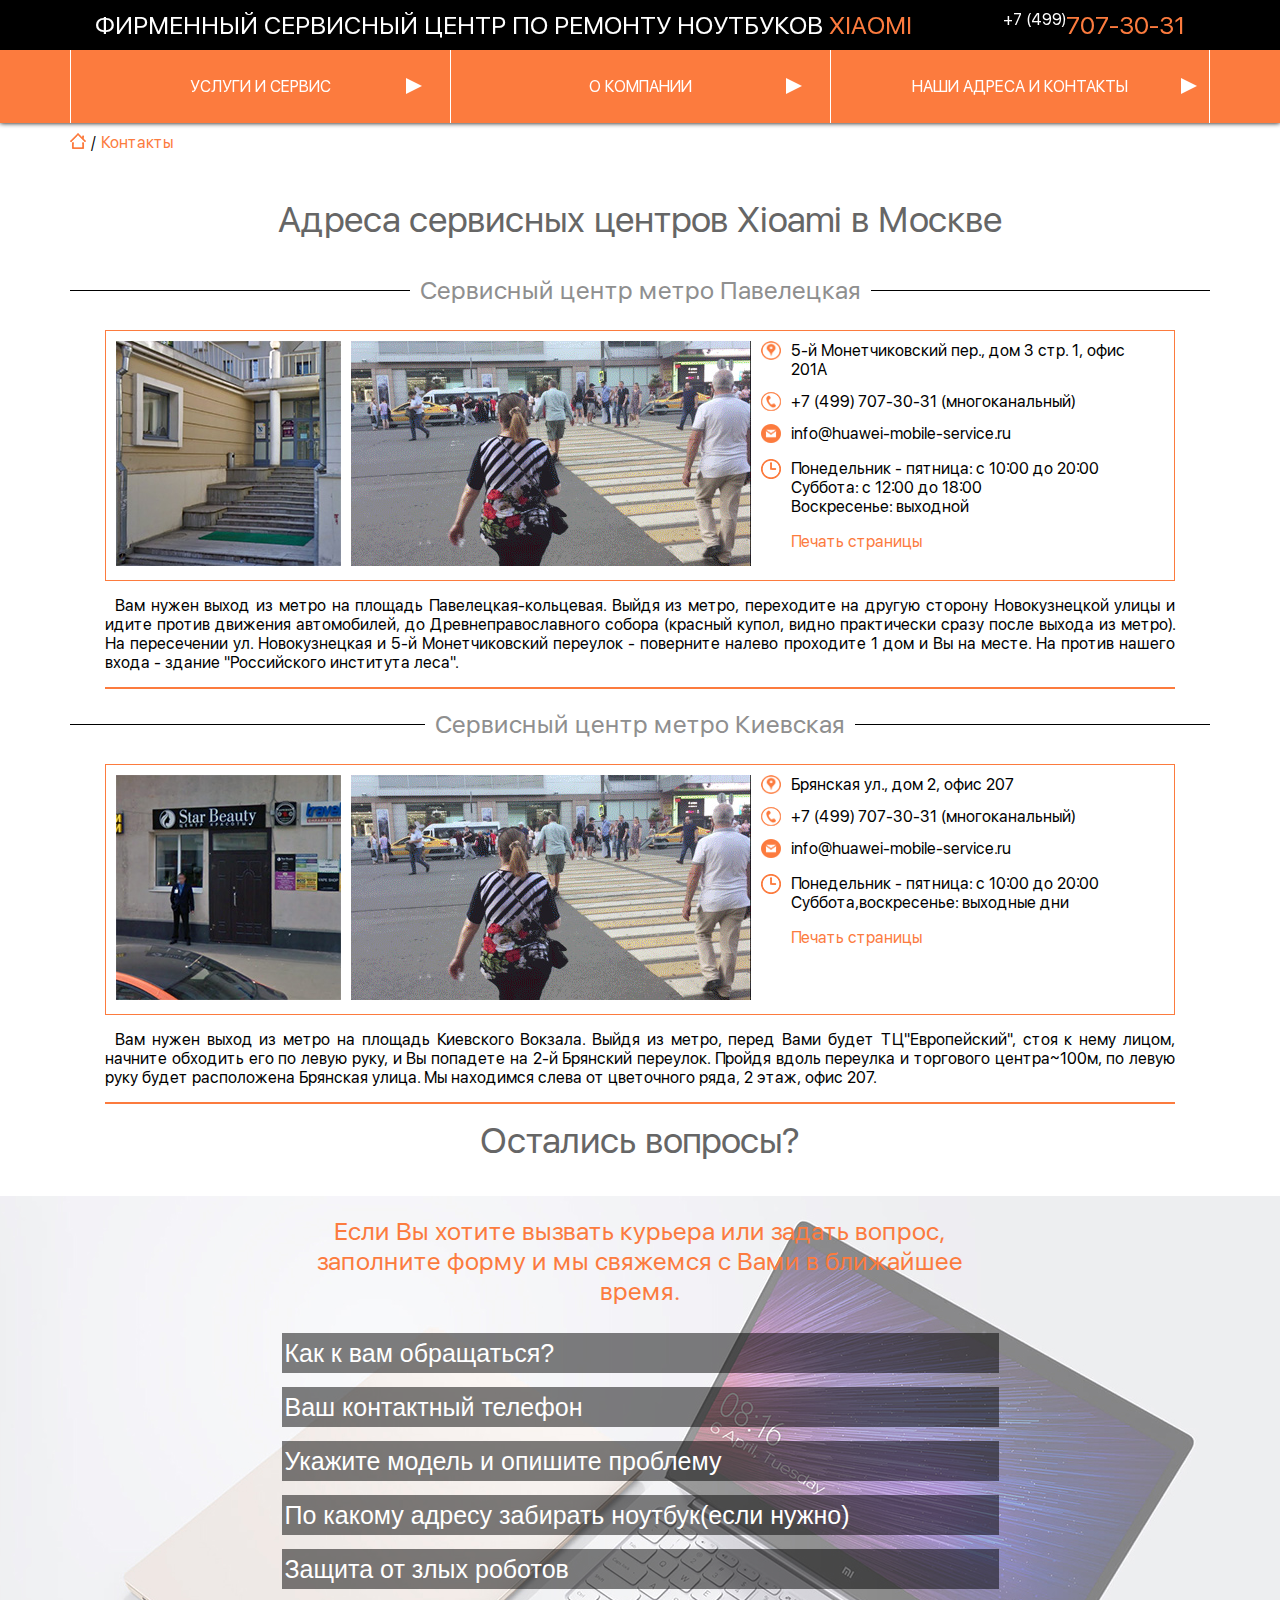
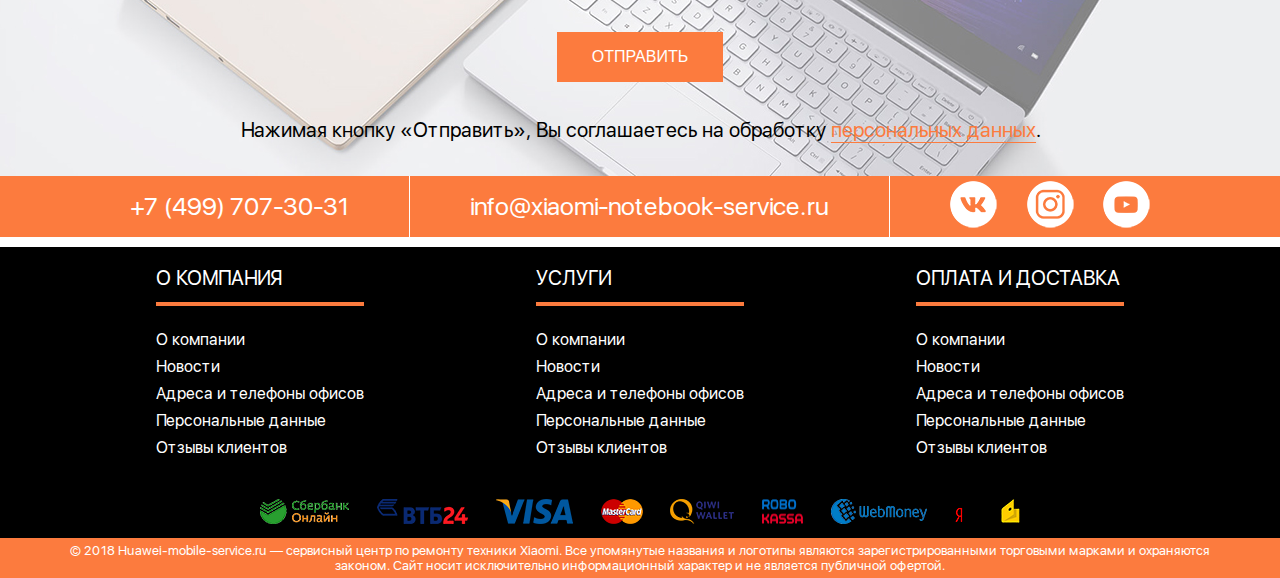
<file: contact.html>
<!DOCTYPE html>
<html lang="ru">
<head>
	<meta charset="UTF-8">
	<meta name="viewport" content="width=device-width, initial-scale=1">
	<link rel="stylesheet" href="css/style.css">
	<link rel="stylesheet" href="css/slick.css"/>
	<link rel="stylesheet" href="css/slick-theme.css"/>
	<title>Saami</title>
</head>
<body>
	<div class="menu-mob">
    <ul class="header-menu-mob">
          <li class="header-menu-mob__item header-menu-mob__item--open">
            <a class="header-menu-mob__link">
              <img src="img/placeholder-icon.svg" alt="Картинка">
            </a>
            <a href="tel:+7(499)707-30-31" class="header-menu-mob__link">
              <img src="img/icon-phone.svg" alt="">
            </a>
            <a href="https://vk.com/xiaominoutbukservice " class="header-menu-mob__link">
              <img src="img/icon-mail.svg" alt="Картинка">
            </a>
            <a class="header-menu-mob__link header-menu-mob__item--humburger">
              <img src="img/humburger.png" width="20" height="18" alt="Гамбургер" class="header-menu-mob__img">
            </a>
              <ul class="header-menu-mob__wrraper">
                <li class="header-menu-mob__items">
                  <a data-toggle="collapse" data-target="#menu__sub" class="header-menu-mob__links" href="">Услуги и сервис</a>
                  <ul id="menu__sub" class="header-menu-mob__sub collapse">
                    <li class="header-menu-mob__sub-item">
                      <a href="" class="header-menu-mob__sub-links">
                        Ремонт смартфонов
                      </a>
                    </li>
                    <li class="header-menu-mob__sub-item">
                      <a href="catalog.html" class="header-menu-mob__sub-links">
                        Ремонт плантшетов
                      </a>
                    </li>
                    <li class="header-menu-mob__sub-item">
                      <a href="" class="header-menu-mob__sub-links">
                        Ремонт смарт-часов
                      </a>
                    </li>
                    <li class="header-menu-mob__sub-item">
                      <a href="" class="header-menu-mob__sub-links">
                        Независимая экспертиза
                      </a>
                    </li>
                    <li class="header-menu-mob__sub-item">
                      <a href="" class="header-menu-mob__sub-links">
                        Дополнительные услуги
                      </a>
                    </li>
                  </ul>
                </li>
                <li class="header-menu-mob__items">
                  <a data-toggle="collapse" data-target="#menu__sub1" class="header-menu-mob__links" href="">О компании</a>
                  <ul id="menu__sub1" class="header-menu-mob__sub collapse">
                    <li class="header-menu-mob__sub-item">
                      <a href="" class="header-menu-mob__sub-links">
                        Ремонт смартфонов
                      </a>
                    </li>
                    <li class="header-menu-mob__sub-item">
                      <a href="" class="header-menu-mob__sub-links">
                        Ремонт плантшетов
                      </a>
                    </li>
                    <li class="header-menu-mob__sub-item">
                      <a href="" class="header-menu-mob__sub-links">
                        Ремонт смарт-часов
                      </a>
                    </li>
                    <li class="header-menu-mob__sub-item">
                      <a href="" class="header-menu-mob__sub-links">
                        Независимая экспертиза
                      </a>
                    </li>
                    <li class="header-menu-mob__sub-item">
                      <a href="" class="header-menu-mob__sub-links">
                        Дополнительные услуги
                      </a>
                    </li>
                  </ul>
                </li>
                <li class="header-menu-mob__items">
                  <a data-toggle="collapse" data-target="#menu__sub2" class="header-menu-mob__links" href="">Адреса и контакты</a>
                  <ul id="menu__sub2" class="header-menu-mob__sub collapse">
                    <li class="header-menu-mob__sub-item">
                      <a href="" class="header-menu-mob__sub-links">
                        Ремонт смартфонов
                      </a>
                    </li>
                    <li class="header-menu-mob__sub-item">
                      <a href="" class="header-menu-mob__sub-links">
                        Ремонт плантшетов
                      </a>
                    </li>
                    <li class="header-menu-mob__sub-item">
                      <a href="" class="header-menu-mob__sub-links">
                        Ремонт смарт-часов
                      </a>
                    </li>
                    <li class="header-menu-mob__sub-item">
                      <a href="" class="header-menu-mob__sub-links">
                        Независимая экспертиза
                      </a>
                    </li>
                    <li class="header-menu-mob__sub-item">
                      <a href="" class="header-menu-mob__sub-links">
                        Дополнительные услуги
                      </a>
                    </li>
                  </ul>
                </li>
              </ul>
            </li>
          </ul>
        </div>  
	<header class="header">
    <div class="header__top">
      <div class="header__top-inner">
        <ul class="header__top-list">
          <li class="header__top-item">
            <a class="header__top-link" href="index.html">
              <p class="header__top-text">
                Фирменный сервисный центр по ремонту ноутбуков <span>Xiaomi</span>
              </p>
            </a>
          </li>
          <li class="header-top__item">
            <a class="header__top-link header__top-link--none"  href="tel:+7(499)707-30-31">
              <p class="header__top-text"><sup class="header__top-up">+7 (499)</sup><span>707-30-31</span></p>
            </a>
          </li>
        </ul>
      </div>
    </div>
    <nav class="header-menu">
      <div class="header-menu__inner">
        <ul class="header-menu__list">
          <li class="header-menu__item">
            <a href="" class="header-menu__link">
              Услуги и сервис 
            </a>
            <ul class="header-menu__sub">
              <li class="header-menu__sub-item">
                <a href="catalog.html" class="header-menu__sub-link">
                  Цены на ремонт ноутбуков Xiaomi
                </a>
              </li>
              <li class="header-menu__sub-item">
                <a href="" class="header-menu__sub-link">
                  Дополнительные услуги
                </a>
              </li>
              <li class="header-menu__sub-item">
                <a href="" class="header-menu__sub-link">
                  Независимая экспертиза
                </a>
              </li>
              <li class="header-menu__sub-item">
                <a href="" class="header-menu__sub-link">
                  Гарантийный ремонт ноутбуков Xiaomi
                </a>
              </li>
            </ul>
          </li>
          <li class="header-menu__item">
            <a href="" class="header-menu__link">
              О компании
            </a>
          </li>
          <li class="header-menu__item">
            <a href="paper.html" class="header-menu__link">
              Наши адреса и контакты
            </a>
          </li>
        </ul>
      </div>
    </nav>  
  </header>
	<main>
		<section class="breadcrumbs-paper">
			<ul class="breadcrumbs-paper__inner">
				<li class="breadcrumbs-paper__list">
					<a href="index.html">
						<img src="img/house.png" width="16" height="16" alt="Дом">
					</a>
				</li>
				<li class="breadcrumbs-paper__list">
					<a href="">
						<span>/</span><i class="breadcrumbs-paper__color">Контакты</i>
					</a>
				</li>
			</ul>
		</section>
		<section class="contact">
			<h1 class="contact__title">
				Адреса сервисных центров Xioami в Москве
			</h1>
			<h2 class="contact__name">
				Сервисный центр метро Павелецкая
			</h2>
			<div class="contact__inner">
				<ul class="contact__list">
					<li class="contact__item">
						<img class="contact__img" src="img/offis-pav.jpg" width="225" height="225" alt="Офис">
					</li>
					<li class="contact__item contact__item--contact">
						<div class="contact__header">
							<div class="contact__address">
								<span>5-й Монетчиковский пер., дом 3 стр. 1, офис 201А</span>
							</div>
							<div class="contact__tel">
								<a class="contact__link" href="tel:+74997073031">+7 (499) 707-30-31 (многоканальный)</a>
							</div>
							<div class="contact__main">
								<a class="contact__link" href="info@huawei-mobile-service.ru">
									info@huawei-mobile-service.ru
								</a>
							</div>
							<div class="contact__workhours">
								<p>
									<span>Понедельник - пятница: с 10:00 до 20:00</span><br> 
									<span>Суббота: с 12:00 до 18:00</span><br>
									<span>Воскресенье: выходной</span>
								</p>
							</div>
							<div class="contact__block">
								<p>
									<a href="">Печать страницы</a>
								</p>
							</div>
						</div>
					</li>
					<li class="contact__item contact__item--video">
						<div class="contact__video">
							<a class="video__play" href="">
								<img class="video__foto" src="img/video.jpg" width="400" height="225" alt="Плейр">
							</a>
						</div>
					</li>
				</ul>
				<div class="location">
					<div class="location__inner">
						<div class="location__map">
							<script type="text/javascript" charset="utf-8" async src="https://api-maps.yandex.ru/services/constructor/1.0/js/?um=constructor%3Affaf4610a509aac90d58fb1d31808204740fc8351d595a2d498465ece533f93c&amp;max-width=1070&amp;height=300&amp;lang=ru_RU&amp;scroll=true"></script>
						</div>
						<p class="location__text">
							Вам нужен выход из метро на площадь Павелецкая-кольцевая. Выйдя из метро, переходите на другую сторону Новокузнецкой улицы и идите против движения автомобилей, до Древнеправославного собора (красный купол, видно практически сразу после выхода из метро). На пересечении ул. Новокузнецкая и 5-й Монетчиковский переулок - поверните налево проходите 1 дом и Вы на месте. На против нашего входа - здание "Российского института леса".
						</p>
					</div>
				</div>
			</div>
			<h2 class="contact__name">
				Сервисный центр метро Киевская
			</h2>
			<div class="contact__inner">
				<ul class="contact__list">
					<li class="contact__item">
						<img class="contact__img" src="img/contact-kiev.jpg" width="225" height="225" alt="Офис">
					</li>
					<li class="contact__item contact__item--contact">
						<div class="contact__header">
							<div class="contact__address">
								<span>
									Брянская ул., дом 2, офис 207
								</span>
							</div>
							<div class="contact__tel">
								<a class="contact__link" href="tel:+74997073031">+7 (499) 707-30-31 (многоканальный)</a>
							</div>
							<div class="contact__main">
								<a class="contact__link" href="info@huawei-mobile-service.ru">
									info@huawei-mobile-service.ru
								</a>
							</div>
							<div class="contact__workhours">
								<p>
									<span>Понедельник - пятница: с 10:00 до 20:00</span><br> 
									<span>Суббота,воскресенье: выходные дни</span><br>
								</p>
							</div>
							<div class="contact__block">
								<p>
									<a href="">Печать страницы</a>
								</p>
							</div>
						</div>
					</li>
					<li class="contact__item contact__item--video">
						<div class="contact__video">
							<a class="video__play" href="">
								<img class="video__foto" src="img/video.jpg" width="400" height="225" alt="Плейр">
							</a>
						</div>
					</li>
				</ul>
				<div class="location">
					<div class="location__inner">
						<div class="location__map">
							<script type="text/javascript" charset="utf-8" async src="https://api-maps.yandex.ru/services/constructor/1.0/js/?um=constructor%3Affaf4610a509aac90d58fb1d31808204740fc8351d595a2d498465ece533f93c&amp;max-width=1070&amp;height=300&amp;lang=ru_RU&amp;scroll=true"></script>
						</div>
						<p class="location__text">
							Вам нужен выход из метро на площадь Киевского Вокзала. Выйдя из метро, перед Вами будет ТЦ"Европейский", стоя к нему лицом, начните обходить его по левую руку, и Вы попадете на 2-й Брянский переулок. Пройдя вдоль переулка и торгового центра~100м, по левую руку будет расположена Брянская улица. Мы находимся слева от цветочного ряда, 2 этаж, офис 207.
						</p>
					</div>
				</div>
			</div>
		</section>
		<section class="feedback">
			<h2 class="feedback__name">
				Остались вопросы?
			</h2>
			<div class="feedback__inner">
				<form class="feedback__form" action="https://huawei-mobile-service.ru/index.php?route=common/home" method="post">
					<p class="feedback__title">
						Если Вы хотите вызвать курьера или задать вопрос, заполните форму и мы свяжемся с Вами в ближайшее время.
					</p>
					<label>
						<input class="feedback__input" type="text" name="name"  placeholder="Как к вам обращаться?"/>
					</label>
					<label>
						<input class="feedback__input" type="tel"  name="phone" pattern="^\+?[0-9\- ()]+" placeholder="Ваш контактный телефон"/>
					</label>
					<label>
						<input class="feedback__input" type="text" name="enquiry" placeholder="Укажите модель и опишите проблему"/>
					</label>
					<label>
						<input class="feedback__input" type="text" name="addres" placeholder="По какому адресу забирать ноутбук(если нужно)">
					</label>
					<label>
						<input class="feedback__input" type="text" placeholder="Защита от злых роботов">
					</label>
					<input class="feedback__submit" type="button" value="Отправить" />
				</form>
				<p class="feedback__text">
					Нажимая кнопку «Отправить», Вы соглашаетесь на обработку <a class="feedback__link" href="personal.html">персональных данных</a>.
				</p>
			</div>
		</section>
	</main>
	<footer class="footer">
		<div class="footer-head">
			<div class="footer-head__inner">
				<div class="footer-head__item">
					<a class="footer-head__link" href="tel:+74997073031">+7 (499) 707-30-31</a>
				</div>
				<div class="footer-head__item">
					<a class="footer-head__link" href="mailto:info@xiaomi-notebook-service.ru">info@xiaomi-notebook-service.ru</a>
				</div>
				<div class="footer-head__item">
					<ul class="footer-social">
						<li class="footer-social__item">
							<a href="" class="footer-social__link footer-social__link--vk">
								<img src="img/icon-vk.png" width="47" height="47" alt="Вконтакте">
								<span class="visually-hidden">Мы в VK</span>
							</a>
						</li>
						<li class="footer-social__item">
							<a href="" class="footer-social__link footer-social__link--instagram">
								<img src="img/icon-inst.png" width="47" height="47" alt="Инстрограмм">
								<span class="visually-hidden">Мы в Instagram</span>
							</a>
						</li>
						<li class="footer-social__item">
							<a href="" class="footer-social__link footer-social__link--youtube">
								<img src="img/icon-youtub.png" width="47" height="47" alt="Ютуб">
								<span class="visually-hidden">Наш канал на YouTube</span>
							</a>
						</li>
					</ul>
				</div>
			</div>
		</div>
		<div class="footer__wrapper">
			<div class="footer__inner">
				<div class="footer-list__wrapper">
					<ul class="footer-list footer-list--first">
						<li class="footer-list__point">
							<h4 class="footer-list__title">О Компания</h4>
						</li>
						<li class="footer-list__point"><a href="" class="footer-list__link">О компании</a></li>
						<li class="footer-list__point"><a href="" class="footer-list__link">Новости</a></li>
						<li class="footer-list__point"><a href="" class="footer-list__link">Адреса и телефоны офисов</a></li>
						<li class="footer-list__point"><a href="" class="footer-list__link">Персональные данные</a></li>
						<li class="footer-list__point"><a href="" class="footer-list__link">Отзывы клиентов</a></li>
					</ul>
				</div>
				<div class="footer-list__wrapper">
					<ul class="footer-list">
						<li class="footer-list__point">
							<h4 class="footer-list__title">Услуги</h4>
						</li>
						<li class="footer-list__point"><a href="" class="footer-list__link">О компании</a></li>
						<li class="footer-list__point"><a href="" class="footer-list__link">Новости</a></li>
						<li class="footer-list__point"><a href="" class="footer-list__link">Адреса и телефоны офисов</a></li>
						<li class="footer-list__point"><a href="" class="footer-list__link">Персональные данные</a></li>
						<li class="footer-list__point"><a href="" class="footer-list__link">Отзывы клиентов</a></li>
					</ul>
				</div>
				<div class="footer-list__wrapper">
					<ul class="footer-list footer-list--last">
						<li class="footer-list__point">
							<h4 class="footer-list__title">Оплата и доставка</h4>
						</li>
						<li class="footer-list__point"><a href="" class="footer-list__link">О компании</a></li>
						<li class="footer-list__point"><a href="" class="footer-list__link">Новости</a></li>
						<li class="footer-list__point"><a href="" class="footer-list__link">Адреса и телефоны офисов</a></li>
						<li class="footer-list__point"><a href="" class="footer-list__link">Персональные данные</a></li>
						<li class="footer-list__point"><a href="" class="footer-list__link">Отзывы клиентов</a></li>
					</ul>
				</div>
			</div>
			<div class="footer-payment">
				<ul class="footer-payment__list">
					<li class="footer-payment__item">
						<a class="footer-payment__link" href="">
							<img class="footer-payment__foto footer-payment__foto--up" src="img/icon-sberbank.png" width="89" height="25" alt="Сбербанк">
						</a>
					</li>
					<li class="footer-payment__item footer-payment__item--two">
						<a class="footer-payment__link" href="">
							<img class="footer-payment__foto" src="img/icon-vtb.png" width="91" height="25" alt="ВТБ">
						</a>
					</li>
					<li class="footer-payment__item">
						<a class="footer-payment__link" href="">
							<img class="footer-payment__foto" src="img/icon-visa.png" width="77" height="25" alt="Виза">
						</a>
					</li>
					<li class="footer-payment__item">
						<a class="footer-payment__link" href="">
							<img class="footer-payment__foto" src="img/icon-mastercard.png" width="42" height="25" alt="Мастеркард">
						</a>
					</li>
					<li class="footer-payment__item">
						<a class="footer-payment__link" href="">
							<img class="footer-payment__foto footer-paymet__foto--telefon" src="img/icon-oqwi.png" width="64" height="25" alt="Киви">
						</a>
					</li>
					<li class="footer-payment__item">
						<a class="footer-payment__link" href="">
							<img class="footer-payment__foto footer-paymet__foto--telefon" src="img/icon-robokassa.png" width="41" height="25" alt="Робокасса">
						</a>
					</li>
					<li class="footer-payment__item">
						<a class="footer-payment__link" href="">
							<img class="footer-payment__foto footer-paymet__foto--telefon" src="img/icon-webmoney.png" width="96" height="25" alt="Вебмани">
						</a>
					</li>
					<li class="footer-payment__item">
						<a class="footer-payment__link" href="">
							<img class="footer-payment__foto footer-paymet__foto--telefon" src="img/icon-yandex.png" width="65" height="25" alt="Яндекс деньги">
						</a>
					</li>
				</ul>
			</div>
		</div>
		<div class="footer-copyright">
			<p class="footer-copyright__text">© 2018 Huawei-mobile-service.ru — сервисный центр по ремонту техники Xiaomi. Все упомянутые названия и логотипы являются зарегистрированными торговыми марками и охраняются законом. Сайт носит исключительно информационный характер и не является публичной офертой.
			</p>
		</div>
	</footer>
	<div id = "menu" class="normal">
    <ul class="block__list">
      <li class="block__item">
        <a class="block__link" href="">
          <img src="img/placeholder-icon.svg" alt="">
        </a>
      </li>
      <li class="block__item">
        <a class="block__link" href = "tel:+7(499)707-30-31">
          <img src="img/icon-phone.svg" alt="">
        </a>
      </li>
      <li class="block__item">
        <a class="block__link" href = "#">
          <img src="img/icon-mail.svg" alt="">
        </a>
      </li>
    </ul>
  </div>
	<script  src="jquery/jquery-3.0.0.min.js"></script>
	<script src="js/slick.min.js"></script>
	<script src="js/main.js"></script>
</body>
</html>
</file>
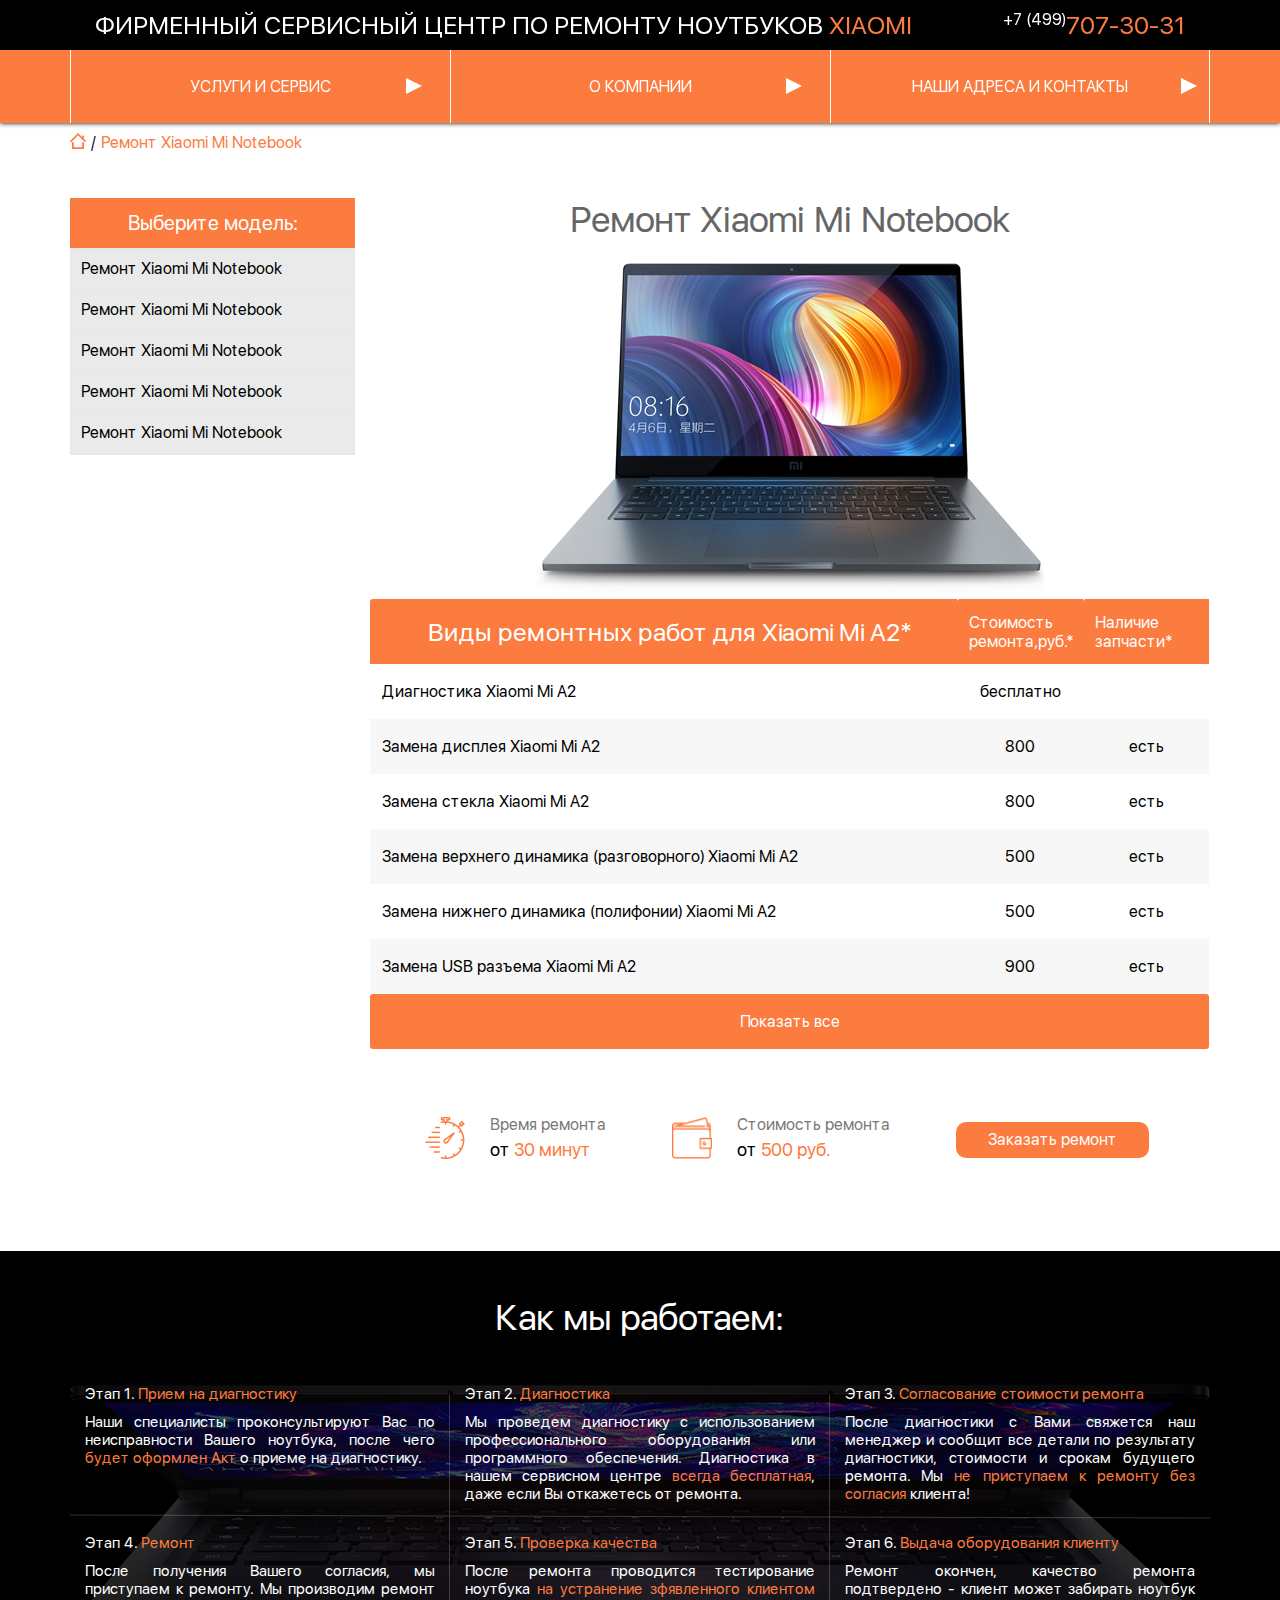
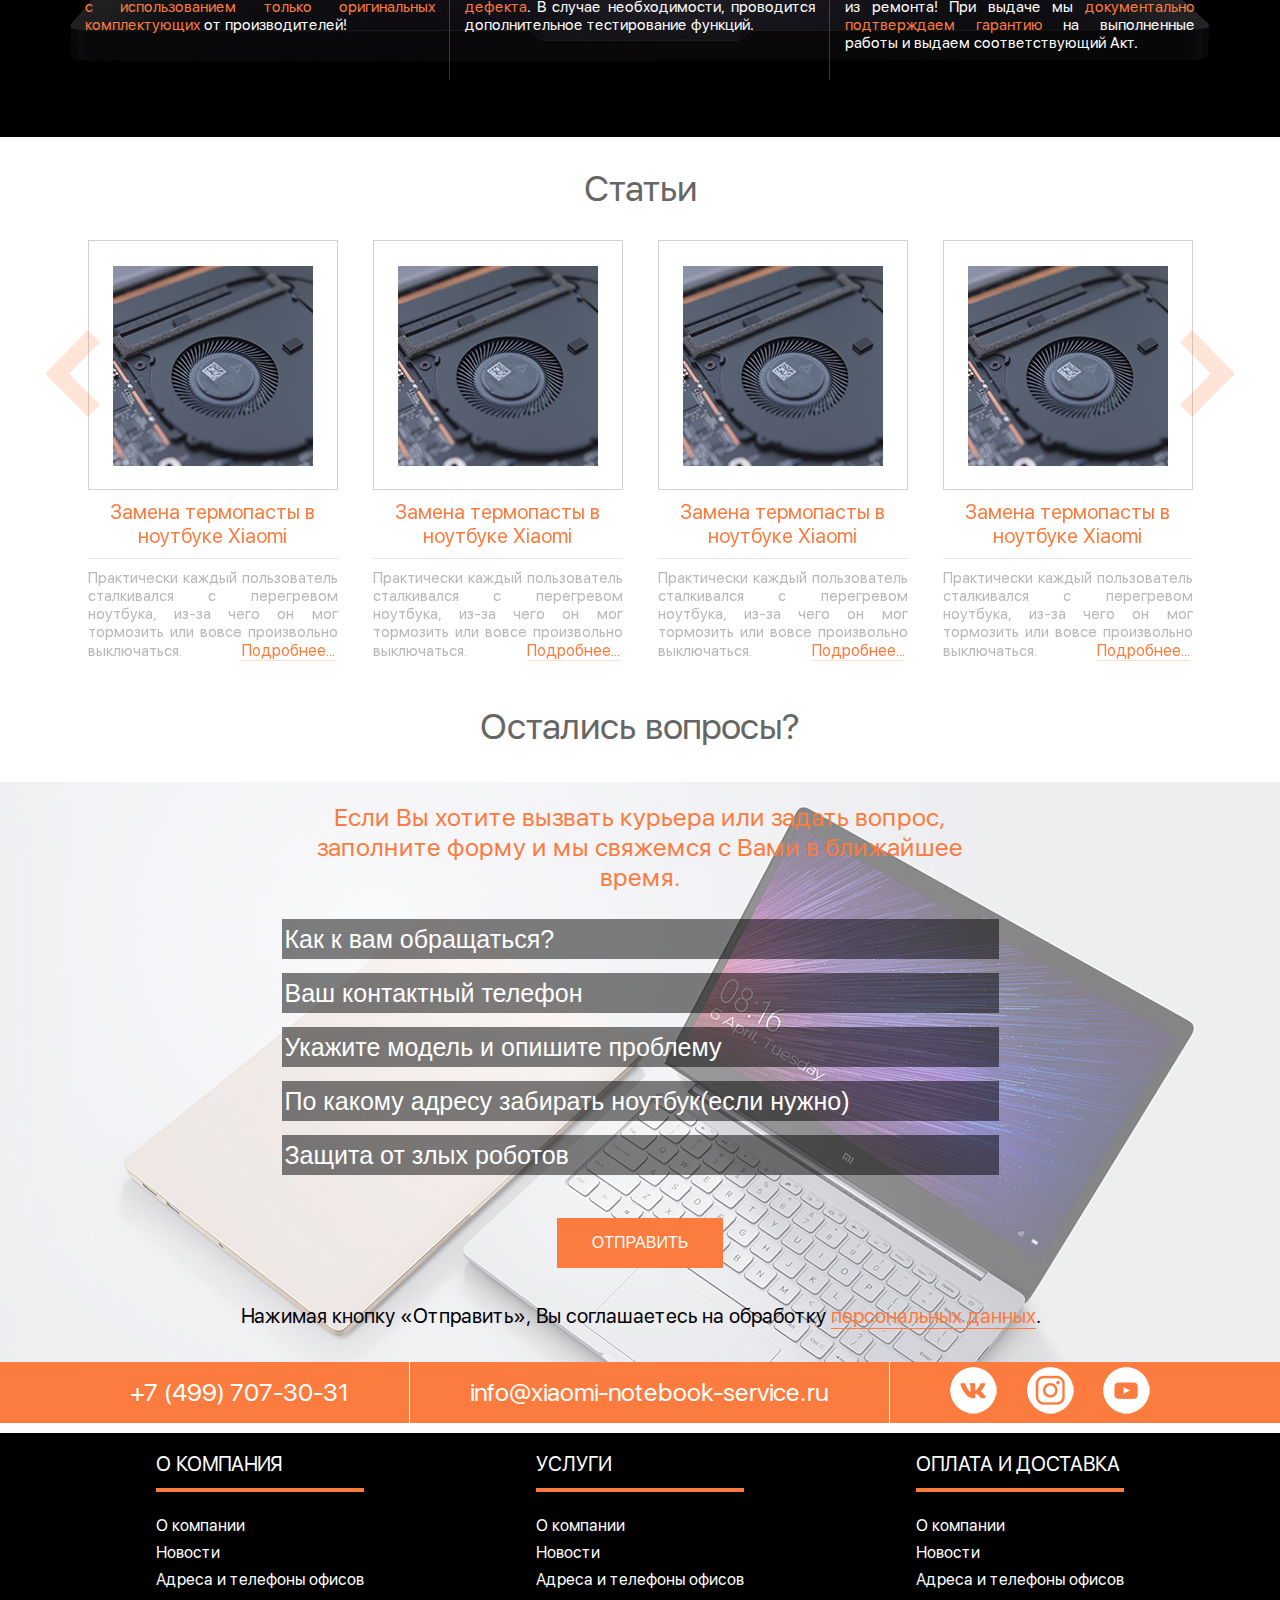
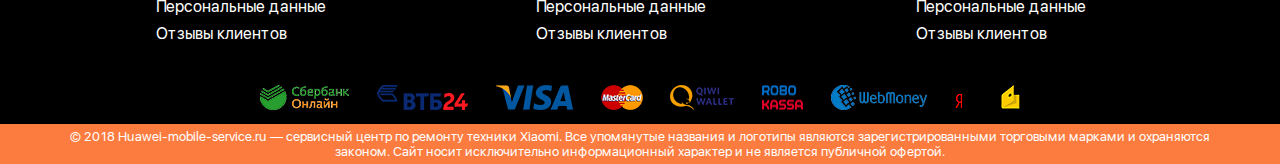
<file: flashcard.html>
<!DOCTYPE html>
<html lang="ru">
<head>
	<meta charset="UTF-8">
	<meta name="viewport" content="width=device-width, initial-scale=1">
	<link rel="stylesheet" href="css/style.css">
	<link rel="stylesheet" href="css/slick.css"/>
	<link rel="stylesheet" href="css/slick-theme.css"/>
	<title>Saami</title>
</head>
<body>
	<div class="menu-mob">
    <ul class="header-menu-mob">
          <li class="header-menu-mob__item header-menu-mob__item--open">
            <a class="header-menu-mob__link">
              <img src="img/placeholder-icon.svg" alt="Картинка">
            </a>
            <a href="tel:+7(499)707-30-31" class="header-menu-mob__link">
              <img src="img/icon-phone.svg" alt="">
            </a>
            <a href="https://vk.com/xiaominoutbukservice " class="header-menu-mob__link">
              <img src="img/icon-mail.svg" alt="Картинка">
            </a>
            <a class="header-menu-mob__link header-menu-mob__item--humburger">
              <img src="img/humburger.png" width="20" height="18" alt="Гамбургер" class="header-menu-mob__img">
            </a>
              <ul class="header-menu-mob__wrraper">
                <li class="header-menu-mob__items">
                  <a data-toggle="collapse" data-target="#menu__sub" class="header-menu-mob__links" href="">Услуги и сервис</a>
                  <ul id="menu__sub" class="header-menu-mob__sub collapse">
                    <li class="header-menu-mob__sub-item">
                      <a href="" class="header-menu-mob__sub-links">
                        Ремонт смартфонов
                      </a>
                    </li>
                    <li class="header-menu-mob__sub-item">
                      <a href="catalog.html" class="header-menu-mob__sub-links">
                        Ремонт плантшетов
                      </a>
                    </li>
                    <li class="header-menu-mob__sub-item">
                      <a href="" class="header-menu-mob__sub-links">
                        Ремонт смарт-часов
                      </a>
                    </li>
                    <li class="header-menu-mob__sub-item">
                      <a href="" class="header-menu-mob__sub-links">
                        Независимая экспертиза
                      </a>
                    </li>
                    <li class="header-menu-mob__sub-item">
                      <a href="" class="header-menu-mob__sub-links">
                        Дополнительные услуги
                      </a>
                    </li>
                  </ul>
                </li>
                <li class="header-menu-mob__items">
                  <a data-toggle="collapse" data-target="#menu__sub1" class="header-menu-mob__links" href="">О компании</a>
                  <ul id="menu__sub1" class="header-menu-mob__sub collapse">
                    <li class="header-menu-mob__sub-item">
                      <a href="" class="header-menu-mob__sub-links">
                        Ремонт смартфонов
                      </a>
                    </li>
                    <li class="header-menu-mob__sub-item">
                      <a href="" class="header-menu-mob__sub-links">
                        Ремонт плантшетов
                      </a>
                    </li>
                    <li class="header-menu-mob__sub-item">
                      <a href="" class="header-menu-mob__sub-links">
                        Ремонт смарт-часов
                      </a>
                    </li>
                    <li class="header-menu-mob__sub-item">
                      <a href="" class="header-menu-mob__sub-links">
                        Независимая экспертиза
                      </a>
                    </li>
                    <li class="header-menu-mob__sub-item">
                      <a href="" class="header-menu-mob__sub-links">
                        Дополнительные услуги
                      </a>
                    </li>
                  </ul>
                </li>
                <li class="header-menu-mob__items">
                  <a data-toggle="collapse" data-target="#menu__sub2" class="header-menu-mob__links" href="">Адреса и контакты</a>
                  <ul id="menu__sub2" class="header-menu-mob__sub collapse">
                    <li class="header-menu-mob__sub-item">
                      <a href="" class="header-menu-mob__sub-links">
                        Ремонт смартфонов
                      </a>
                    </li>
                    <li class="header-menu-mob__sub-item">
                      <a href="" class="header-menu-mob__sub-links">
                        Ремонт плантшетов
                      </a>
                    </li>
                    <li class="header-menu-mob__sub-item">
                      <a href="" class="header-menu-mob__sub-links">
                        Ремонт смарт-часов
                      </a>
                    </li>
                    <li class="header-menu-mob__sub-item">
                      <a href="" class="header-menu-mob__sub-links">
                        Независимая экспертиза
                      </a>
                    </li>
                    <li class="header-menu-mob__sub-item">
                      <a href="" class="header-menu-mob__sub-links">
                        Дополнительные услуги
                      </a>
                    </li>
                  </ul>
                </li>
              </ul>
            </li>
          </ul>
        </div>  
	<header class="header">
		<div class="header__top">
			<div class="header__top-inner">
				<ul class="header__top-list">
					<li class="header__top-item">
						<a class="header__top-link" href="index.html">
							<p class="header__top-text">
								Фирменный сервисный центр по ремонту ноутбуков <span>Xiaomi</span>
							</p>
						</a>
					</li>
					<li class="header-top__item">
						<a class="header__top-link header__top-link--none"  href="tel:+7(499)707-30-31">
							<p class="header__top-text"><sup class="header__top-up">+7 (499)</sup><span>707-30-31</span></p>
						</a>
					</li>
				</ul>
			</div>
		</div>
		<nav class="header-menu">
			<div class="header-menu__inner">
				<ul class="header-menu__list">
					<li class="header-menu__item">
						<a href="" class="header-menu__link">
							Услуги и сервис 
						</a>
						<ul class="header-menu__sub">
							<li class="header-menu__sub-item">
								<a href="catalog.html" class="header-menu__sub-link">
									Цены на ремонт ноутбуков Xiaomi
								</a>
							</li>
							<li class="header-menu__sub-item">
								<a href="" class="header-menu__sub-link">
									Дополнительные услуги
								</a>
							</li>
							<li class="header-menu__sub-item">
								<a href="" class="header-menu__sub-link">
									Независимая экспертиза
								</a>
							</li>
							<li class="header-menu__sub-item">
								<a href="" class="header-menu__sub-link">
									Гарантийный ремонт ноутбуков Xiaomi
								</a>
							</li>
						</ul>
					</li>
					<li class="header-menu__item">
						<a href="" class="header-menu__link">
							О компании
						</a>
					</li>
					<li class="header-menu__item">
						<a href="paper.html" class="header-menu__link">
							Наши адреса и контакты
						</a>
					</li>
				</ul>
			</div>
		</nav>  
	</header>
	<main>
		<section class="breadcrumbs-paper">
			<ul class="breadcrumbs-paper__inner">
				<li class="breadcrumbs-paper__list">
					<a href="index.html">
						<img src="img/house.png" width="16" height="16" alt="Дом">
					</a>
				</li>
				<li class="breadcrumbs-paper__list">
					<a href="">
						<span>/</span><i class="breadcrumbs-paper__color">Ремонт Xiaomi Mi Notebook</i>
					</a>
				</li>
			</ul>
		</section>
		<section class="flashcard">
      <h1 class="visually-hidden">
        Ремонт Xiaomi Mi Notebook
      </h1>
      <div class="catalog__inner">
      	<div class="filter-list">
      		<div class="filter-list-top">
        		<div class="filter-list-top-header">Выберите модель:</div>
          		<div class="filter-list-top-body">
            		<div class="filter__item">
              		<a data-toggle="collapse" data-target="#remont_meizu" class="filter__link" href="#remont_meizu">Ремонт Xiaomi Mi Notebook</a>
            		</div>
            		<div id="remont_meizu" class="filter__block collapse">
              		<div class="filter__items">
                		<a href="catalog/remont_meizu/" title="Ремонт Мейзу 16" class="filter__link">Модель</a>
              		</div>
              		<div class="filter__items">
                		<a href="catalog/flashcard/remont_meizu_16/" title="Ремонт Мейзу 16" class="filter__link">Модель</a>
              		</div>
              		<div class="filter__items">
                		<a href="catalog/flashcard/remont_meizu_16/" title="Ремонт Мейзу 16" class="filter__link">Модель</a>
              		</div>
              		<div class="filter__items">
                		<a href="catalog/flashcard/remont_meizu_16/" title="Ремонт Мейзу 16" class="filter__link">Модель</a>
              		</div>
            		</div>
            		<div class="filter__item">
              		<a data-toggle="collapse" data-target="#remont_meizu_u" class="filter__link" href="#remont_meizu">Ремонт Xiaomi Mi Notebook</a>
            		</div>
            		<div id="remont_meizu_u" class="filter__block collapse">
              		<div class="filter__items">
                		<a href="/catalog/remont_meizu_16/" title="Ремонт Мейзу 16" class="filter__link">Модель</a>
              		</div>
              		<div class="filter__items">
                		<a href="/catalog/remont_meizu_16/" title="Ремонт Мейзу 16" class="filter__link">Модель</a>
              		</div>
              		<div class="filter__items">
                		<a href="/catalog/remont_meizu_16/" title="Ремонт Мейзу 16" class="filter__link">Модель</a>
              		</div>
              		<div class="filter__items">
                		<a href="/catalog/remont_meizu_16/" title="Ремонт Мейзу 16" class="filter__link">Модель</a>
              		</div>
            		</div>
            		<div class="filter__item">
              		<a data-toggle="collapse" data-target="#remont_meizu_b" class="filter__link" href="#remont_meizu">Ремонт Xiaomi Mi Notebook</a>
            		</div>
            		<div id="remont_meizu_b" class="filter__block collapse">
              		<div class="filter__items">
                		<a href="/catalog/remont_meizu_16/" title="Ремонт Мейзу 16" class="filter__link">Модель</a>
              		</div>
              		<div class="filter__items">
                		<a href="/catalog/remont_meizu_16/" title="Ремонт Мейзу 16" class="filter__link">Модель</a>
              		</div>
              		<div class="filter__items">
                		<a href="/catalog/remont_meizu_16/" title="Ремонт Мейзу 16" class="filter__link">Модель</a>
              		</div>
              		<div class="filter__items">
                		<a href="/catalog/remont_meizu_16/" title="Ремонт Мейзу 16" class="filter__link">Модель</a>
              		</div>
            		</div>
            		<div class="filter__item">
              		<a data-toggle="collapse" data-target="#remont_meizu_s" class="filter__link" href="#remont_meizu">Ремонт Xiaomi Mi Notebook</a>
            		</div>
            		<div id="remont_meizu_s" class="filter__block collapse">
              		<div class="filter__items">
                		<a href="/catalog/remont_meizu_16/" title="Ремонт Мейзу 16" class="filter__link">Модель</a>
              		</div>
              		<div class="filter__items">
                		<a href="/catalog/remont_meizu_16/" title="Ремонт Мейзу 16" class="filter__link">Модель</a>
              		</div>
              		<div class="filter__items">
                		<a href="/catalog/remont_meizu_16/" title="Ремонт Мейзу 16" class="filter__link">Модель</a>
              		</div>
              		<div class="filter__items">
                		<a href="/catalog/remont_meizu_16/" title="Ремонт Мейзу 16" class="filter__link">Модель</a>
              		</div>
            		</div>
            		<div class="filter__item">
              		<a data-toggle="collapse" data-target="#remont_meizu_a" class="filter__link" href="#remont_meizu">Ремонт Xiaomi Mi Notebook</a>
            		</div>
            		<div id="remont_meizu_a" class="filter__block collapse">
              		<div class="filter__items">
                		<a href="/catalog/remont_meizu_16/" title="Ремонт Мейзу 16" class="filter__link">Модель</a>
              		</div>
              		<div class="filter__items">
                		<a href="/catalog/remont_meizu_16/" title="Ремонт Мейзу 16" class="filter__link">Модель</a>
              		</div>
              		<div class="filter__items">
                		<a href="/catalog/remont_meizu_16/" title="Ремонт Мейзу 16" class="filter__link">Модель</a>
              		</div>
              		<div class="filter__items">
                		<a href="/catalog/remont_meizu_16/" title="Ремонт Мейзу 16" class="filter__link">Модель</a>
              		</div>
            		</div>
          		</div>
        		</div>
      		</div>
      	<div class="content__inner">
      		<div class="product">
      			<div class="product__title">
        			Ремонт Xiaomi Mi Notebook
      			</div>
      			<img class="product__img" src="img/notebook-mi.png" alt="Ноутбук">
		      	<div class="product__name">
		        	<div class="product__list">
		          	<div class="product__list-item product__list-item--remont">
		            	<a href="">Виды ремонтных работ для Xiaomi Mi A2*</a>
		          	</div>
		          	<div class="product__list-item product__list-item--cost">
		            	<a href="">Стоимость ремонта,руб.*</a>
		          	</div>
		          	<div class="product__list-item product__list-item--detail">
		            	<a href="">Наличие запчасти*</a>
		          	</div>
		          </div>
		        </div>
		        <div class="product__block product__block--odd">
		          <div class="product__named">
		            <a href="">Диагностика Xiaomi Mi A2</a>
		          </div>
		          <div class="product__price">
		            бесплатно       
		          </div>
		          <div class="product__element">     
		          </div>
		        </div>
		        <div class="product__block product__block--even">
		          <div class="product__named">
		            <a href="">Замена дисплея Xiaomi Mi A2</a>
		          </div>
		          <div class="product__price">
		            800       
		          </div>
		          <div class="product__element">
		            есть      
		          </div>
		        </div>
		        <div class="product__block product__block--odd">
		          <div class="product__named">
		            <a href="">Замена стекла Xiaomi Mi A2</a>
		          </div>
		          <div class="product__price">
		            800       
		          </div>
		          <div class="product__element">
		            есть      
		          </div>
		        </div>
		        <div class="product__block product__block--even">
		          <div class="product__named">
		            <a href="">Замена верхнего динамика (разговорного) Xiaomi Mi A2</a>
		          </div>
		          <div class="product__price">
		            500       
		          </div>
		          <div class="product__element">
		            есть      
		          </div>
		        </div>
		        <div class="product__block product__block--odd">
		          <div class="product__named">
		            <a href="">Замена нижнего динамика (полифонии) Xiaomi Mi A2</a>
		          </div>
		          <div class="product__price">
		            500       
		          </div>
		          <div class="product__element">
		            есть      
		          </div>
		        </div>
		        <div class="product__block product__block--even">
		          <div class="product__named">
		            <a href="">Замена USB разъема Xiaomi Mi A2</a>
		          </div>
		          <div class="product__price">
		            900       
		          </div>
		          <div class="product__element">
		            есть     
		          </div>
		        </div>
		        <div class="product__invisible">
		          <div class="product__block product__block--odd">
		          <div class="product__named">
		            <a href="">Замена микрофона Xiaomi Mi A2</a>
		          </div>
		          <div class="product__price">
		            900       
		          </div>
		          <div class="product__element">
		            есть      
		          </div>
		        </div>
		        <div class="product__block product__block--even">
		          <div class="product__named">
		            <a href="">Замена разъема гарнитуры Xiaomi Mi A2</a>
		          </div>
		          <div class="product__price">
		            900       
		          </div>
		          <div class="product__element">
		            есть      
		          </div>
		        </div>
		        <div class="product__block product__block--odd">
		          <div class="product__named">
		            <a href="">Ремонт кнопок включения/громкости Xiaomi Mi A2</a>
		          </div>
		          <div class="product__price">
		            800      
		          </div>
		          <div class="product__element">
		            есть      
		          </div>
		        </div>
		        <div class="product__block product__block--even">
		          <div class="product__named">
		            <a href="">Замена шлейфа Xiaomi Mi A2</a>
		          </div>
		          <div class="product__price">
		            700       
		          </div>
		          <div class="product__element">
		            есть      
		          </div>
		        </div>
		        <div class="product__block product__block--odd">
		          <div class="product__named">
		            <a href="">Замена вибромотора Xiaomi Mi A2</a>
		          </div>
		          <div class="product__price">
		            700       
		          </div>
		          <div class="product__element">
		            есть      
		          </div>
		        </div>
		        <div class="product__block product__block--even">
		          <div class="product__named">
		            <a href="">Замена основной камеры Xiaomi Mi A2</a>
		          </div>
		          <div class="product__price">
		            900       
		          </div>
		          <div class="product__element">
		            есть      
		          </div>
		        </div>
		        <div class="product__block product__block--odd">
		          <div class="product__named">
		            <a href="">Замена фронтальной камеры Xiaomi Mi A2</a>
		          </div>
		          <div class="product__price">
		            900       
		          </div>
		          <div class="product__element">
		            есть      
		          </div>
		        </div>
		        <div class="product__block product__block--even">
		          <div class="product__named">
		            <a href="">Замена аккумуляторной батареи Xiaomi Mi A2</a>
		          </div>
		          <div class="product__price">
		            900       
		          </div>
		          <div class="product__element">
		            есть      
		          </div>
		        </div>
        	</div>
      		<div class="products__show-all"><span>Показать все</span>
      		</div>
      		<section class="order">
						<ul class="order__list">
							<li class="order__item">
								<img class="order__img" src="img/time.png" width="52" height="60" alt="Время заказа">
								<p class="order__text">Время ремонта<span class="order__min">от <span>30 минут</span></span></p>
							</li>
							<li class="order__item">
								<img class="order__img" src="img/price-order.png" width="54" height="56" alt="Стоимость ремонта">
								<p class="order__text">Стоимость ремонта<span class="order__min">от <span>500 руб.</span></span></p>
							</li>
							<li class="order__item">
								<a href="" class="order__link">Заказать ремонт</a>
							</li>
						</ul>
					</section>
      	</div>
    	</div>
    </div>
    </section>
		<section class="about-us">
			<div class="about-us__inner">
				<h2 class="about-us__title">
					Как мы работаем:
				</h2>
				<ul class="about-us__list">
					<li class="about-us__item">
						<p class="about-us__text about-us__text--name">
							Этап 1. <span>Прием на диагностику</span> 
						</p>
						<p class="about-us__text">
							Наши специалисты проконсультируют Вас по неисправности Вашего ноутбука, после чего <span>будет оформлен Акт</span> о приеме на диагностику.
						</p>
					</li>
					<li class="about-us__item">
						<p class="about-us__text about-us__text--name">
							Этап 2. <span>Диагностика</span>   
						</p>
						<p class="about-us__text">
							Мы проведем диагностику с использованием профессионального оборудования или программного обеспечения. Диагностика в нашем сервисном центре <span>всегда бесплатная</span>, даже если Вы откажетесь от ремонта.
						</p>
					</li>
					<li class="about-us__item">
						<p class="about-us__text about-us__text--name">
							Этап 3. <span>Согласование стоимости ремонта</span>  
						</p>
						<p class="about-us__text">
							После диагностики с Вами свяжется наш менеджер и сообщит все детали по результату диагностики, стоимости и срокам будущего ремонта. Мы <span>не приступаем к ремонту без согласия</span> клиента!
						</p>
					</li>
					<li class="about-us__item">
						<p class="about-us__text about-us__text--name">
							Этап 4. <span>Ремонт</span>   
						</p>
						<p class="about-us__text">
							После получения Вашего согласия, мы приступаем к ремонту. Мы производим ремонт <span>с использованием только оригинальных комплектующих</span> от производителей!
						</p>
					</li>
					<li class="about-us__item">
						<p class="about-us__text about-us__text--name">
							Этап 5. <span>Проверка качества</span>   
						</p>
						<p class="about-us__text">
							После ремонта проводится тестирование ноутбука <span>на устранение зфявленного клиентом дефекта</span>. В случае необходимости, проводится дополнительное тестирование функций.
						</p>
					</li>
					<li class="about-us__item">
						<p class="about-us__text about-us__text--name">
							Этап 6. <span>Выдача оборудования клиенту</span>   
						</p>
						<p class="about-us__text">
							Ремонт окончен, качество ремонта подтвердено - клиент может забирать ноутбук из ремонта! При выдаче мы <span>документально подтверждаем гарантию</span> на выполненные работы и выдаем соответствующий Акт.
						</p>
					</li>
				</ul>
			</div>
		</section>
		<section class="paper">
			<a class="paper__link" href="paper.html"><h2 class="paper__title">Статьи</h2></a>
			<div class="paper__list">
				<div class="paper__item">
					<div class="paper__inner">
						<a href="" class="paper__link">
							<span class="paper__block">
								<img class="paper__img" src="img/upkeep.jpg" width="200" height="200" alt="Картинка">
							</span>
							<h3 class="paper__name">Замена термопасты в ноутбуке Xiaomi</h3>
						</a>
						<p class="paper__text">
							Практически каждый пользователь сталкивался с перегревом ноутбука, из-за чего он мог тормозить или вовсе произвольно выключаться.<a class="paper__ref" href="">Подробнее...</a>
						</p>
					</div>
				</div>
				<div class="paper__item">
					<div class="paper__inner">
						<a href="" class="paper__link">
							<span class="paper__block">
								<img class="paper__img" src="img/upkeep.jpg" width="200" height="200" alt="Картинка">
							</span>
							<h3 class="paper__name">Замена термопасты в ноутбуке Xiaomi</h3>
						</a>
						<p class="paper__text">
							Практически каждый пользователь сталкивался с перегревом ноутбука, из-за чего он мог тормозить или вовсе произвольно выключаться.<a class="paper__ref" href="">Подробнее...</a>
						</p>
					</div>
				</div>
				<div class="paper__item">
					<div class="paper__inner">
						<a href="" class="paper__link">
							<span class="paper__block">
								<img class="paper__img" src="img/upkeep.jpg" width="200" height="200" alt="Картинка">
							</span>
							<h3 class="paper__name">Замена термопасты в ноутбуке Xiaomi</h3>
						</a>
						<p class="paper__text">
							Практически каждый пользователь сталкивался с перегревом ноутбука, из-за чего он мог тормозить или вовсе произвольно выключаться.<a class="paper__ref" href="">Подробнее...</a>
						</p>
					</div>
				</div>
				<div class="paper__item">
					<div class="paper__inner">
						<a href="" class="paper__link">
							<span class="paper__block">
								<img class="paper__img" src="img/upkeep.jpg" width="200" height="200" alt="Картинка">
							</span>
							<h3 class="paper__name">Замена термопасты в ноутбуке Xiaomi</h3>
						</a>
						<p class="paper__text">
							Практически каждый пользователь сталкивался с перегревом ноутбука, из-за чего он мог тормозить или вовсе произвольно выключаться.<a class="paper__ref" href="">Подробнее...</a>
						</p>
					</div>
				</div>
				<div class="paper__item">
					<div class="paper__inner">
						<a href="" class="paper__link">
							<span class="paper__block">
								<img class="paper__img" src="img/upkeep.jpg" width="200" height="200" alt="Картинка">
							</span>
							<h3 class="paper__name">Замена термопасты в ноутбуке Xiaomi</h3>
						</a>
						<p class="paper__text">
							Практически каждый пользователь сталкивался с перегревом ноутбука, из-за чего он мог тормозить или вовсе произвольно выключаться.<a class="paper__ref" href="">Подробнее...</a>
						</p>
					</div>
				</div>
				<div class="paper__item">
					<div class="paper__inner">
						<a href="" class="paper__link">
							<span class="paper__block">
								<img class="paper__img" src="img/upkeep.jpg" width="200" height="200" alt="Картинка">
							</span>
							<h3 class="paper__name">Замена термопасты в ноутбуке Xiaomi</h3>
						</a>
						<p class="paper__text">
							Практически каждый пользователь сталкивался с перегревом ноутбука, из-за чего он мог тормозить или вовсе произвольно выключаться.<a class="paper__ref" href="">Подробнее...</a>
						</p>
					</div>
				</div>
				<div class="paper__item">
					<div class="paper__inner">
						<a href="" class="paper__link">
							<span class="paper__block">
								<img class="paper__img" src="img/upkeep.jpg" width="200" height="200" alt="Картинка">
							</span>
							<h3 class="paper__name">Замена термопасты в ноутбуке Xiaomi</h3>
						</a>
						<p class="paper__text">
							Практически каждый пользователь сталкивался с перегревом ноутбука, из-за чего он мог тормозить или вовсе произвольно выключаться.<a class="paper__ref" href="">Подробнее...</a>
						</p>
					</div>
				</div>
				<div class="paper__item">
					<div class="paper__inner">
						<a href="" class="paper__link">
							<span class="paper__block">
								<img class="paper__img" src="img/upkeep.jpg" width="200" height="200" alt="Картинка">
							</span>
							<h3 class="paper__name">Замена термопасты в ноутбуке Xiaomi</h3>
						</a>
						<p class="paper__text">
							Практически каждый пользователь сталкивался с перегревом ноутбука, из-за чего он мог тормозить или вовсе произвольно выключаться.<a class="paper__ref" href="">Подробнее...</a>
						</p>
					</div>
				</div>
			</div>
		</section>
		<section class="feedback">
			<h2 class="feedback__name">
				Остались вопросы?
			</h2>
			<div class="feedback__inner">
				<form class="feedback__form" action="https://huawei-mobile-service.ru/index.php?route=common/home" method="post">
					<p class="feedback__title">
						Если Вы хотите вызвать курьера или задать вопрос, заполните форму и мы свяжемся с Вами в ближайшее время.
					</p>
					<label>
						<input class="feedback__input" type="text" name="name"  placeholder="Как к вам обращаться?"/>
					</label>
					<label>
						<input class="feedback__input" type="tel"  name="phone" pattern="^\+?[0-9\- ()]+" placeholder="Ваш контактный телефон"/>
					</label>
					<label>
						<input class="feedback__input" type="text" name="enquiry" placeholder="Укажите модель и опишите проблему"/>
					</label>
					<label>
						<input class="feedback__input" type="text" name="addres" placeholder="По какому адресу забирать ноутбук(если нужно)">
					</label>
					<label>
						<input class="feedback__input" type="text" placeholder="Защита от злых роботов">
					</label>
					<input class="feedback__submit" type="button" value="Отправить" />
				</form>
				<p class="feedback__text">
					Нажимая кнопку «Отправить», Вы соглашаетесь на обработку <a class="feedback__link" href="personal.html">персональных данных</a>.
				</p>
			</div>
		</section>
	</main>
	<footer class="footer">
		<div class="footer-head">
			<div class="footer-head__inner">
				<div class="footer-head__item">
					<a class="footer-head__link" href="tel:+74997073031">+7 (499) 707-30-31</a>
				</div>
				<div class="footer-head__item">
					<a class="footer-head__link" href="mailto:info@xiaomi-notebook-service.ru">info@xiaomi-notebook-service.ru</a>
				</div>
				<div class="footer-head__item">
					<ul class="footer-social">
						<li class="footer-social__item">
							<a href="" class="footer-social__link footer-social__link--vk">
								<img src="img/icon-vk.png" width="47" height="47" alt="Вконтакте">
								<span class="visually-hidden">Мы в VK</span>
							</a>
						</li>
						<li class="footer-social__item">
							<a href="" class="footer-social__link footer-social__link--instagram">
								<img src="img/icon-inst.png" width="47" height="47" alt="Инстрограмм">
								<span class="visually-hidden">Мы в Instagram</span>
							</a>
						</li>
						<li class="footer-social__item">
							<a href="" class="footer-social__link footer-social__link--youtube">
								<img src="img/icon-youtub.png" width="47" height="47" alt="Ютуб">
								<span class="visually-hidden">Наш канал на YouTube</span>
							</a>
						</li>
					</ul>
				</div>
			</div>
		</div>
		<div class="footer__wrapper">
			<div class="footer__inner">
				<div class="footer-list__wrapper">
					<ul class="footer-list footer-list--first">
						<li class="footer-list__point">
							<h4 class="footer-list__title">О Компания</h4>
						</li>
						<li class="footer-list__point"><a href="" class="footer-list__link">О компании</a></li>
						<li class="footer-list__point"><a href="" class="footer-list__link">Новости</a></li>
						<li class="footer-list__point"><a href="" class="footer-list__link">Адреса и телефоны офисов</a></li>
						<li class="footer-list__point"><a href="" class="footer-list__link">Персональные данные</a></li>
						<li class="footer-list__point"><a href="" class="footer-list__link">Отзывы клиентов</a></li>
					</ul>
				</div>
				<div class="footer-list__wrapper">
					<ul class="footer-list">
						<li class="footer-list__point">
							<h4 class="footer-list__title">Услуги</h4>
						</li>
						<li class="footer-list__point"><a href="" class="footer-list__link">О компании</a></li>
						<li class="footer-list__point"><a href="" class="footer-list__link">Новости</a></li>
						<li class="footer-list__point"><a href="" class="footer-list__link">Адреса и телефоны офисов</a></li>
						<li class="footer-list__point"><a href="" class="footer-list__link">Персональные данные</a></li>
						<li class="footer-list__point"><a href="" class="footer-list__link">Отзывы клиентов</a></li>
					</ul>
				</div>
				<div class="footer-list__wrapper">
					<ul class="footer-list footer-list--last">
						<li class="footer-list__point">
							<h4 class="footer-list__title">Оплата и доставка</h4>
						</li>
						<li class="footer-list__point"><a href="" class="footer-list__link">О компании</a></li>
						<li class="footer-list__point"><a href="" class="footer-list__link">Новости</a></li>
						<li class="footer-list__point"><a href="" class="footer-list__link">Адреса и телефоны офисов</a></li>
						<li class="footer-list__point"><a href="" class="footer-list__link">Персональные данные</a></li>
						<li class="footer-list__point"><a href="" class="footer-list__link">Отзывы клиентов</a></li>
					</ul>
				</div>
			</div>
			<div class="footer-payment">
				<ul class="footer-payment__list">
					<li class="footer-payment__item">
						<a class="footer-payment__link" href="">
							<img class="footer-payment__foto footer-payment__foto--up" src="img/icon-sberbank.png" width="89" height="25" alt="Сбербанк">
						</a>
					</li>
					<li class="footer-payment__item footer-payment__item--two">
						<a class="footer-payment__link" href="">
							<img class="footer-payment__foto" src="img/icon-vtb.png" width="91" height="25" alt="ВТБ">
						</a>
					</li>
					<li class="footer-payment__item">
						<a class="footer-payment__link" href="">
							<img class="footer-payment__foto" src="img/icon-visa.png" width="77" height="25" alt="Виза">
						</a>
					</li>
					<li class="footer-payment__item">
						<a class="footer-payment__link" href="">
							<img class="footer-payment__foto" src="img/icon-mastercard.png" width="42" height="25" alt="Мастеркард">
						</a>
					</li>
					<li class="footer-payment__item">
						<a class="footer-payment__link" href="">
							<img class="footer-payment__foto footer-paymet__foto--telefon" src="img/icon-oqwi.png" width="64" height="25" alt="Киви">
						</a>
					</li>
					<li class="footer-payment__item">
						<a class="footer-payment__link" href="">
							<img class="footer-payment__foto footer-paymet__foto--telefon" src="img/icon-robokassa.png" width="41" height="25" alt="Робокасса">
						</a>
					</li>
					<li class="footer-payment__item">
						<a class="footer-payment__link" href="">
							<img class="footer-payment__foto footer-paymet__foto--telefon" src="img/icon-webmoney.png" width="96" height="25" alt="Вебмани">
						</a>
					</li>
					<li class="footer-payment__item">
						<a class="footer-payment__link" href="">
							<img class="footer-payment__foto footer-paymet__foto--telefon" src="img/icon-yandex.png" width="65" height="25" alt="Яндекс деньги">
						</a>
					</li>
				</ul>
			</div>
		</div>
		<div class="footer-copyright">
			<p class="footer-copyright__text">© 2018 Huawei-mobile-service.ru — сервисный центр по ремонту техники Xiaomi. Все упомянутые названия и логотипы являются зарегистрированными торговыми марками и охраняются законом. Сайт носит исключительно информационный характер и не является публичной офертой.
			</p>
		</div>
	</footer>
	<div id = "menu" class="normal">
    <ul class="block__list">
      <li class="block__item">
        <a class="block__link" href="">
          <img src="img/placeholder-icon.svg" alt="">
        </a>
      </li>
      <li class="block__item">
        <a class="block__link" href = "tel:+7(499)707-30-31">
          <img src="img/icon-phone.svg" alt="">
        </a>
      </li>
      <li class="block__item">
        <a class="block__link" href = "#">
          <img src="img/icon-mail.svg" alt="">
        </a>
      </li>
    </ul>
  </div>
	<script  src="jquery/jquery-3.0.0.min.js"></script>
	<script src="js/slick.min.js"></script>
	<script src="js/main.js"></script>
</body>
</html>
</file>
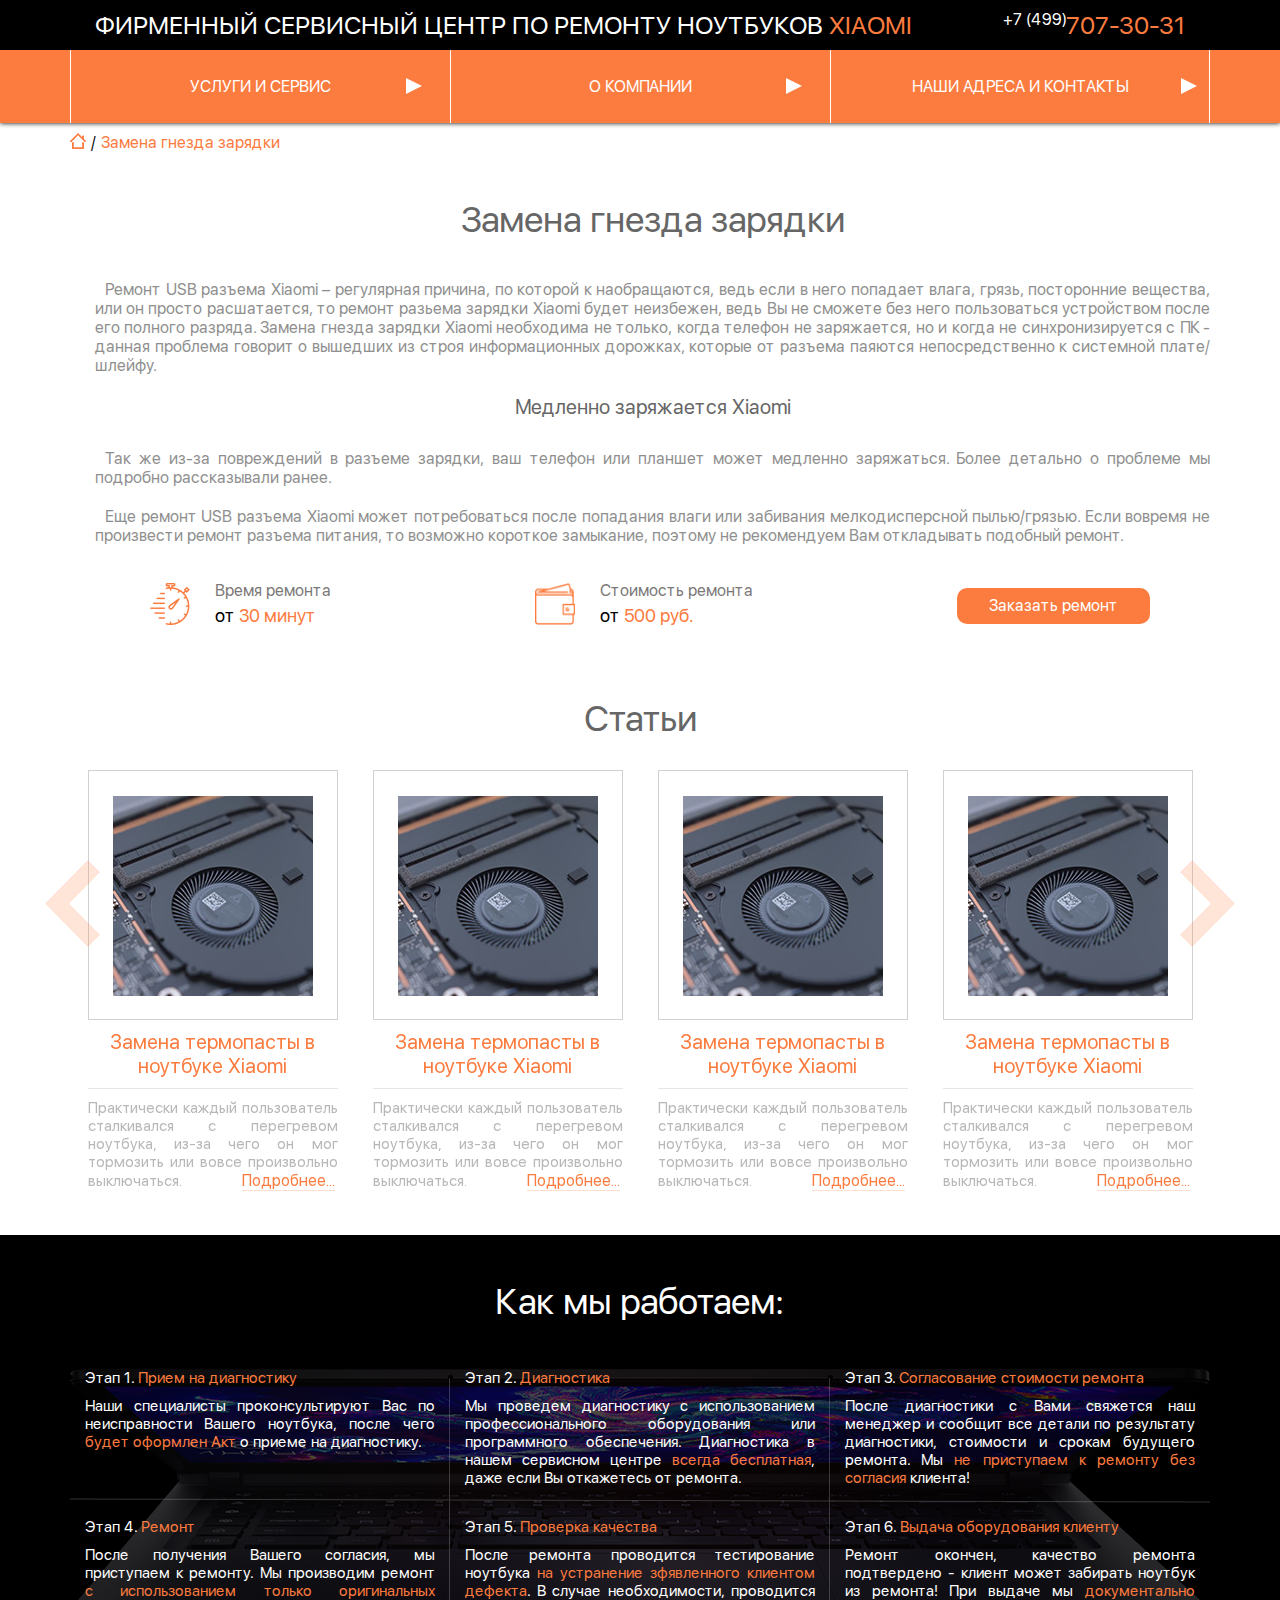
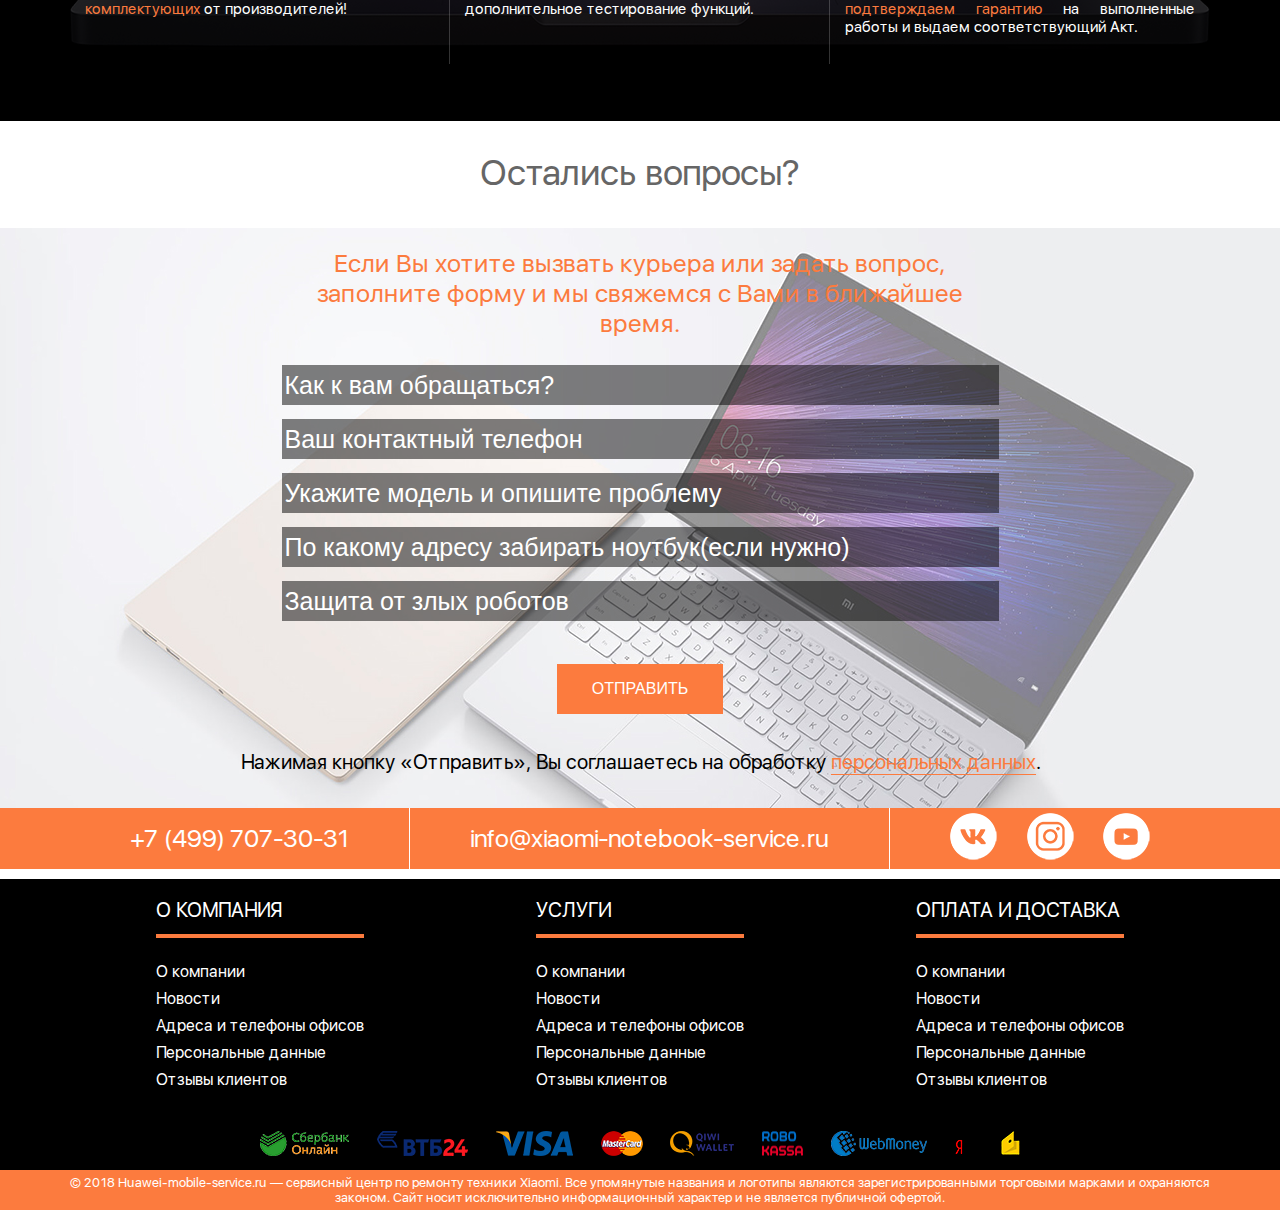
<file: paper.html>
<!DOCTYPE html>
<html lang="ru">
<head>
	<meta charset="UTF-8">
	<meta name="viewport" content="width=device-width, initial-scale=1">
	<link rel="stylesheet" href="css/style.css">
	<link rel="stylesheet" href="css/slick.css"/>
	<link rel="stylesheet" href="css/slick-theme.css"/>
	<title>Saami</title>
</head>
<body>
	<div class="menu-mob">
    <ul class="header-menu-mob">
          <li class="header-menu-mob__item header-menu-mob__item--open">
            <a class="header-menu-mob__link">
              <img src="img/placeholder-icon.svg" alt="Картинка">
            </a>
            <a href="tel:+7(499)707-30-31" class="header-menu-mob__link">
              <img src="img/icon-phone.svg" alt="">
            </a>
            <a href="https://vk.com/xiaominoutbukservice " class="header-menu-mob__link">
              <img src="img/icon-mail.svg" alt="Картинка">
            </a>
            <a class="header-menu-mob__link header-menu-mob__item--humburger">
              <img src="img/humburger.png" width="20" height="18" alt="Гамбургер" class="header-menu-mob__img">
            </a>
              <ul class="header-menu-mob__wrraper">
                <li class="header-menu-mob__items">
                  <a data-toggle="collapse" data-target="#menu__sub" class="header-menu-mob__links" href="">Услуги и сервис</a>
                  <ul id="menu__sub" class="header-menu-mob__sub collapse">
                    <li class="header-menu-mob__sub-item">
                      <a href="" class="header-menu-mob__sub-links">
                        Ремонт смартфонов
                      </a>
                    </li>
                    <li class="header-menu-mob__sub-item">
                      <a href="catalog.html" class="header-menu-mob__sub-links">
                        Ремонт плантшетов
                      </a>
                    </li>
                    <li class="header-menu-mob__sub-item">
                      <a href="" class="header-menu-mob__sub-links">
                        Ремонт смарт-часов
                      </a>
                    </li>
                    <li class="header-menu-mob__sub-item">
                      <a href="" class="header-menu-mob__sub-links">
                        Независимая экспертиза
                      </a>
                    </li>
                    <li class="header-menu-mob__sub-item">
                      <a href="" class="header-menu-mob__sub-links">
                        Дополнительные услуги
                      </a>
                    </li>
                  </ul>
                </li>
                <li class="header-menu-mob__items">
                  <a data-toggle="collapse" data-target="#menu__sub1" class="header-menu-mob__links" href="">О компании</a>
                  <ul id="menu__sub1" class="header-menu-mob__sub collapse">
                    <li class="header-menu-mob__sub-item">
                      <a href="" class="header-menu-mob__sub-links">
                        Ремонт смартфонов
                      </a>
                    </li>
                    <li class="header-menu-mob__sub-item">
                      <a href="" class="header-menu-mob__sub-links">
                        Ремонт плантшетов
                      </a>
                    </li>
                    <li class="header-menu-mob__sub-item">
                      <a href="" class="header-menu-mob__sub-links">
                        Ремонт смарт-часов
                      </a>
                    </li>
                    <li class="header-menu-mob__sub-item">
                      <a href="" class="header-menu-mob__sub-links">
                        Независимая экспертиза
                      </a>
                    </li>
                    <li class="header-menu-mob__sub-item">
                      <a href="" class="header-menu-mob__sub-links">
                        Дополнительные услуги
                      </a>
                    </li>
                  </ul>
                </li>
                <li class="header-menu-mob__items">
                  <a data-toggle="collapse" data-target="#menu__sub2" class="header-menu-mob__links" href="">Адреса и контакты</a>
                  <ul id="menu__sub2" class="header-menu-mob__sub collapse">
                    <li class="header-menu-mob__sub-item">
                      <a href="" class="header-menu-mob__sub-links">
                        Ремонт смартфонов
                      </a>
                    </li>
                    <li class="header-menu-mob__sub-item">
                      <a href="" class="header-menu-mob__sub-links">
                        Ремонт плантшетов
                      </a>
                    </li>
                    <li class="header-menu-mob__sub-item">
                      <a href="" class="header-menu-mob__sub-links">
                        Ремонт смарт-часов
                      </a>
                    </li>
                    <li class="header-menu-mob__sub-item">
                      <a href="" class="header-menu-mob__sub-links">
                        Независимая экспертиза
                      </a>
                    </li>
                    <li class="header-menu-mob__sub-item">
                      <a href="" class="header-menu-mob__sub-links">
                        Дополнительные услуги
                      </a>
                    </li>
                  </ul>
                </li>
              </ul>
            </li>
          </ul>
        </div>  
	<header class="header">
		<div class="header__top">
			<div class="header__top-inner">
				<ul class="header__top-list">
					<li class="header__top-item">
						<a class="header__top-link" href="index.html">
							<p class="header__top-text">
								Фирменный сервисный центр по ремонту ноутбуков <span>Xiaomi</span>
							</p>
						</a>
					</li>
					<li class="header-top__item">
						<a class="header__top-link header__top-link--none"  href="tel:+7(499)707-30-31">
							<p class="header__top-text"><sup class="header__top-up">+7 (499)</sup><span>707-30-31</span></p>
						</a>
					</li>
				</ul>
		</div>
		<nav class="header-menu">
			<div class="header-menu__inner">
				<ul class="header-menu__list">
					<li class="header-menu__item">
						<a href="" class="header-menu__link">
							Услуги и сервис 
						</a>
						<ul class="header-menu__sub">
							<li class="header-menu__sub-item">
								<a href="catalog.html" class="header-menu__sub-link">
									Цены на ремонт ноутбуков Xiaomi
								</a>
							</li>
							<li class="header-menu__sub-item">
								<a href="" class="header-menu__sub-link">
									Дополнительные услуги
								</a>
							</li>
							<li class="header-menu__sub-item">
								<a href="" class="header-menu__sub-link">
									Независимая экспертиза
								</a>
							</li>
							<li class="header-menu__sub-item">
								<a href="" class="header-menu__sub-link">
									Гарантийный ремонт ноутбуков Xiaomi
								</a>
							</li>
						</ul>
					</li>
					<li class="header-menu__item">
						<a href="" class="header-menu__link">
							О компании
						</a>
					</li>
					<li class="header-menu__item">
						<a href="" class="header-menu__link">
							Наши адреса и контакты
						</a>
					</li>
				</ul>
			</div>
		</nav>
	</div>  
	</header>
	<main>
		<section class="breadcrumbs-paper">
			<ul class="breadcrumbs-paper__inner">
				<li class="breadcrumbs-paper__list">
					<a href="index.html">
						<img src="img/house.png" width="16" height="16" alt="Дом">
					</a>
				</li>
				<li class="breadcrumbs-paper__list">
					<a href="">
						<span>/</span><i class="breadcrumbs-paper__color">Замена гнезда зарядки</i>
					</a>
				</li>
			</ul>
		</section>
		<div class="wrapper">
		<aside class="sidebar">
      <script type="text/javascript" src="https://vk.com/js/api/openapi.js?159"></script>

      <!-- VK Widget -->
      <div id="vk_groups"></div>
      <script type="text/javascript">
        VK.Widgets.Group("vk_groups", {mode: 3, width: "250px", height: "100%"},20003922);
      </script>
    </aside>
    <div class="inner">
		<section class="guidance">
			<h1 class="guidance__title">
				Замена гнезда зарядки
			</h1>
			<p class="guidance__text">
				Ремонт USB разъема Xiaomi – регулярная причина, по которой к наобращаются, ведь если в него попадает влага, грязь, посторонние вещества, или он просто расшатается, то ремонт разьема зарядки Xiaomi будет неизбежен, ведь Вы не сможете без него пользоваться устройством после его полного разряда. Замена гнезда зарядки Xiaomi необходима не только, когда телефон не заряжается, но и когда не синхронизируется с ПК - данная проблема говорит о вышедших из строя информационных дорожках, которые от разъема паяются непосредственно к системной плате/шлейфу.
			</p>
			<h2 class="guidance__name">Медленно заряжается Xiaomi</h2>
			<p class="guidance__text">
				Так же из-за повреждений в разъеме зарядки, ваш телефон или планшет может медленно заряжаться. Более детально о проблеме мы подробно рассказывали ранее.
			</p>
			<p class="guidance__text">
				Еще ремонт USB разъема Xiaomi может потребоваться после попадания влаги или забивания мелкодисперсной пылью/грязью. Если вовремя не произвести ремонт разъема питания, то возможно короткое замыкание, поэтому не рекомендуем Вам откладывать подобный ремонт.
			</p>
		</section>
		<section class="order">
			<ul class="order__list">
				<li class="order__item">
					<img class="order__img" src="img/time.png" width="52" height="60" alt="Время заказа">
					<p class="order__text">Время ремонта<span class="order__min">от <span>30 минут</span></span></p>
				</li>
				<li class="order__item">
					<img class="order__img" src="img/price-order.png" width="54" height="56" alt="Стоимость ремонта">
					<p class="order__text">Стоимость ремонта<span class="order__min">от <span>500 руб.</span></span></p>
				</li>
				<li class="order__item">
					<a href="" class="order__link">Заказать ремонт</a>
				</li>
			</ul>
		</section>
	</div>
	</div>
		<section class="paper">
			<a class="paper__link" href="paper.html"><h2 class="paper__title">Статьи</h2></a>
			<div class="paper__list">
				<div class="paper__item">
					<div class="paper__inner">
						<a href="" class="paper__link">
							<span class="paper__block">
								<img class="paper__img" src="img/upkeep.jpg" width="200" height="200" alt="Картинка">
							</span>
							<h3 class="paper__name">Замена термопасты в ноутбуке Xiaomi</h3>
						</a>
						<p class="paper__text">
							Практически каждый пользователь сталкивался с перегревом ноутбука, из-за чего он мог тормозить или вовсе произвольно выключаться.<a class="paper__ref" href="">Подробнее...</a>
						</p>
					</div>
				</div>
				<div class="paper__item">
					<div class="paper__inner">
						<a href="" class="paper__link">
							<span class="paper__block">
								<img class="paper__img" src="img/upkeep.jpg" width="200" height="200" alt="Картинка">
							</span>
							<h3 class="paper__name">Замена термопасты в ноутбуке Xiaomi</h3>
						</a>
						<p class="paper__text">
							Практически каждый пользователь сталкивался с перегревом ноутбука, из-за чего он мог тормозить или вовсе произвольно выключаться.<a class="paper__ref" href="">Подробнее...</a>
						</p>
					</div>
				</div>
				<div class="paper__item">
					<div class="paper__inner">
						<a href="" class="paper__link">
							<span class="paper__block">
								<img class="paper__img" src="img/upkeep.jpg" width="200" height="200" alt="Картинка">
							</span>
							<h3 class="paper__name">Замена термопасты в ноутбуке Xiaomi</h3>
						</a>
						<p class="paper__text">
							Практически каждый пользователь сталкивался с перегревом ноутбука, из-за чего он мог тормозить или вовсе произвольно выключаться.<a class="paper__ref" href="">Подробнее...</a>
						</p>
					</div>
				</div>
				<div class="paper__item">
					<div class="paper__inner">
						<a href="" class="paper__link">
							<span class="paper__block">
								<img class="paper__img" src="img/upkeep.jpg" width="200" height="200" alt="Картинка">
							</span>
							<h3 class="paper__name">Замена термопасты в ноутбуке Xiaomi</h3>
						</a>
						<p class="paper__text">
							Практически каждый пользователь сталкивался с перегревом ноутбука, из-за чего он мог тормозить или вовсе произвольно выключаться.<a class="paper__ref" href="">Подробнее...</a>
						</p>
					</div>
				</div>
				<div class="paper__item">
					<div class="paper__inner">
						<a href="" class="paper__link">
							<span class="paper__block">
								<img class="paper__img" src="img/upkeep.jpg" width="200" height="200" alt="Картинка">
							</span>
							<h3 class="paper__name">Замена термопасты в ноутбуке Xiaomi</h3>
						</a>
						<p class="paper__text">
							Практически каждый пользователь сталкивался с перегревом ноутбука, из-за чего он мог тормозить или вовсе произвольно выключаться.<a class="paper__ref" href="">Подробнее...</a>
						</p>
					</div>
				</div>
				<div class="paper__item">
					<div class="paper__inner">
						<a href="" class="paper__link">
							<span class="paper__block">
								<img class="paper__img" src="img/upkeep.jpg" width="200" height="200" alt="Картинка">
							</span>
							<h3 class="paper__name">Замена термопасты в ноутбуке Xiaomi</h3>
						</a>
						<p class="paper__text">
							Практически каждый пользователь сталкивался с перегревом ноутбука, из-за чего он мог тормозить или вовсе произвольно выключаться.<a class="paper__ref" href="">Подробнее...</a>
						</p>
					</div>
				</div>
				<div class="paper__item">
					<div class="paper__inner">
						<a href="" class="paper__link">
							<span class="paper__block">
								<img class="paper__img" src="img/upkeep.jpg" width="200" height="200" alt="Картинка">
							</span>
							<h3 class="paper__name">Замена термопасты в ноутбуке Xiaomi</h3>
						</a>
						<p class="paper__text">
							Практически каждый пользователь сталкивался с перегревом ноутбука, из-за чего он мог тормозить или вовсе произвольно выключаться.<a class="paper__ref" href="">Подробнее...</a>
						</p>
					</div>
				</div>
				<div class="paper__item">
					<div class="paper__inner">
						<a href="" class="paper__link">
							<span class="paper__block">
								<img class="paper__img" src="img/upkeep.jpg" width="200" height="200" alt="Картинка">
							</span>
							<h3 class="paper__name">Замена термопасты в ноутбуке Xiaomi</h3>
						</a>
						<p class="paper__text">
							Практически каждый пользователь сталкивался с перегревом ноутбука, из-за чего он мог тормозить или вовсе произвольно выключаться.<a class="paper__ref" href="">Подробнее...</a>
						</p>
					</div>
				</div>
			</div>
		</section>
		<section class="about-us">
			<div class="about-us__inner">
				<h2 class="about-us__title">
					Как мы работаем:
				</h2>
				<ul class="about-us__list">
					<li class="about-us__item">
						<p class="about-us__text about-us__text--name">
							Этап 1. <span>Прием на диагностику</span> 
						</p>
						<p class="about-us__text">
							Наши специалисты проконсультируют Вас по неисправности Вашего ноутбука, после чего <span>будет оформлен Акт</span> о приеме на диагностику.
						</p>
					</li>
					<li class="about-us__item">
						<p class="about-us__text about-us__text--name">
							Этап 2. <span>Диагностика</span>   
						</p>
						<p class="about-us__text">
							Мы проведем диагностику с использованием профессионального оборудования или программного обеспечения. Диагностика в нашем сервисном центре <span>всегда бесплатная</span>, даже если Вы откажетесь от ремонта.
						</p>
					</li>
					<li class="about-us__item">
						<p class="about-us__text about-us__text--name">
							Этап 3. <span>Согласование стоимости ремонта</span>  
						</p>
						<p class="about-us__text">
							После диагностики с Вами свяжется наш менеджер и сообщит все детали по результату диагностики, стоимости и срокам будущего ремонта. Мы <span>не приступаем к ремонту без согласия</span> клиента!
						</p>
					</li>
					<li class="about-us__item">
						<p class="about-us__text about-us__text--name">
							Этап 4. <span>Ремонт</span>   
						</p>
						<p class="about-us__text">
							После получения Вашего согласия, мы приступаем к ремонту. Мы производим ремонт <span>с использованием только оригинальных комплектующих</span> от производителей!
						</p>
					</li>
					<li class="about-us__item">
						<p class="about-us__text about-us__text--name">
							Этап 5. <span>Проверка качества</span>   
						</p>
						<p class="about-us__text">
							После ремонта проводится тестирование ноутбука <span>на устранение зфявленного клиентом дефекта</span>. В случае необходимости, проводится дополнительное тестирование функций.
						</p>
					</li>
					<li class="about-us__item">
						<p class="about-us__text about-us__text--name">
							Этап 6. <span>Выдача оборудования клиенту</span>   
						</p>
						<p class="about-us__text">
							Ремонт окончен, качество ремонта подтвердено - клиент может забирать ноутбук из ремонта! При выдаче мы <span>документально подтверждаем гарантию</span> на выполненные работы и выдаем соответствующий Акт.
						</p>
					</li>
				</ul>
			</div>
		</section>
		<section class="feedback">
			<h2 class="feedback__name">
				Остались вопросы?
			</h2>
			<div class="feedback__inner">
				<form class="feedback__form" action="https://huawei-mobile-service.ru/index.php?route=common/home" method="post">
					<p class="feedback__title">
						Если Вы хотите вызвать курьера или задать вопрос, заполните форму и мы свяжемся с Вами в ближайшее время.
					</p>
					<label>
						<input class="feedback__input" type="text" name="name"  placeholder="Как к вам обращаться?"/>
					</label>
					<label>
						<input class="feedback__input" type="tel"  name="phone" pattern="^\+?[0-9\- ()]+" placeholder="Ваш контактный телефон"/>
					</label>
					<label>
						<input class="feedback__input" type="text" name="enquiry" placeholder="Укажите модель и опишите проблему"/>
					</label>
					<label>
						<input class="feedback__input" type="text" name="addres" placeholder="По какому адресу забирать ноутбук(если нужно)">
					</label>
					<label>
						<input class="feedback__input" type="text" placeholder="Защита от злых роботов">
					</label>
					<input class="feedback__submit" type="button" value="Отправить" />
				</form>
				<p class="feedback__text">
					Нажимая кнопку «Отправить», Вы соглашаетесь на обработку <a class="feedback__link" href="personal.html">персональных данных</a>.
				</p>
			</div>
		</section>
	</main>
	<footer class="footer">
		<div class="footer-head">
			<div class="footer-head__inner">
				<div class="footer-head__item">
					<a class="footer-head__link" href="tel:+74997073031">+7 (499) 707-30-31</a>
				</div>
				<div class="footer-head__item">
					<a class="footer-head__link" href="mailto:info@xiaomi-notebook-service.ru">info@xiaomi-notebook-service.ru</a>
				</div>
				<div class="footer-head__item">
					<ul class="footer-social">
						<li class="footer-social__item">
							<a href="" class="footer-social__link footer-social__link--vk">
								<img src="img/icon-vk.png" width="47" height="47" alt="Вконтакте">
								<span class="visually-hidden">Мы в VK</span>
							</a>
						</li>
						<li class="footer-social__item">
							<a href="" class="footer-social__link footer-social__link--instagram">
								<img src="img/icon-inst.png" width="47" height="47" alt="Инстрограмм">
								<span class="visually-hidden">Мы в Instagram</span>
							</a>
						</li>
						<li class="footer-social__item">
							<a href="" class="footer-social__link footer-social__link--youtube">
								<img src="img/icon-youtub.png" width="47" height="47" alt="Ютуб">
								<span class="visually-hidden">Наш канал на YouTube</span>
							</a>
						</li>
					</ul>
				</div>
			</div>
		</div>
		<div class="footer__wrapper">
			<div class="footer__inner">
				<div class="footer-list__wrapper">
					<ul class="footer-list footer-list--first">
						<li class="footer-list__point">
							<h4 class="footer-list__title">О Компания</h4>
						</li>
						<li class="footer-list__point"><a href="" class="footer-list__link">О компании</a></li>
						<li class="footer-list__point"><a href="" class="footer-list__link">Новости</a></li>
						<li class="footer-list__point"><a href="" class="footer-list__link">Адреса и телефоны офисов</a></li>
						<li class="footer-list__point"><a href="" class="footer-list__link">Персональные данные</a></li>
						<li class="footer-list__point"><a href="" class="footer-list__link">Отзывы клиентов</a></li>
					</ul>
				</div>
				<div class="footer-list__wrapper">
					<ul class="footer-list">
						<li class="footer-list__point">
							<h4 class="footer-list__title">Услуги</h4>
						</li>
						<li class="footer-list__point"><a href="" class="footer-list__link">О компании</a></li>
						<li class="footer-list__point"><a href="" class="footer-list__link">Новости</a></li>
						<li class="footer-list__point"><a href="" class="footer-list__link">Адреса и телефоны офисов</a></li>
						<li class="footer-list__point"><a href="" class="footer-list__link">Персональные данные</a></li>
						<li class="footer-list__point"><a href="" class="footer-list__link">Отзывы клиентов</a></li>
					</ul>
				</div>
				<div class="footer-list__wrapper">
					<ul class="footer-list footer-list--last">
						<li class="footer-list__point">
							<h4 class="footer-list__title">Оплата и доставка</h4>
						</li>
						<li class="footer-list__point"><a href="" class="footer-list__link">О компании</a></li>
						<li class="footer-list__point"><a href="" class="footer-list__link">Новости</a></li>
						<li class="footer-list__point"><a href="" class="footer-list__link">Адреса и телефоны офисов</a></li>
						<li class="footer-list__point"><a href="" class="footer-list__link">Персональные данные</a></li>
						<li class="footer-list__point"><a href="" class="footer-list__link">Отзывы клиентов</a></li>
					</ul>
				</div>
			</div>
			<div class="footer-payment">
				<ul class="footer-payment__list">
					<li class="footer-payment__item">
						<a class="footer-payment__link" href="">
							<img class="footer-payment__foto footer-payment__foto--up" src="img/icon-sberbank.png" width="89" height="25" alt="Сбербанк">
						</a>
					</li>
					<li class="footer-payment__item footer-payment__item--two">
						<a class="footer-payment__link" href="">
							<img class="footer-payment__foto" src="img/icon-vtb.png" width="91" height="25" alt="ВТБ">
						</a>
					</li>
					<li class="footer-payment__item">
						<a class="footer-payment__link" href="">
							<img class="footer-payment__foto" src="img/icon-visa.png" width="77" height="25" alt="Виза">
						</a>
					</li>
					<li class="footer-payment__item">
						<a class="footer-payment__link" href="">
							<img class="footer-payment__foto" src="img/icon-mastercard.png" width="42" height="25" alt="Мастеркард">
						</a>
					</li>
					<li class="footer-payment__item">
						<a class="footer-payment__link" href="">
							<img class="footer-payment__foto footer-paymet__foto--telefon" src="img/icon-oqwi.png" width="64" height="25" alt="Киви">
						</a>
					</li>
					<li class="footer-payment__item">
						<a class="footer-payment__link" href="">
							<img class="footer-payment__foto footer-paymet__foto--telefon" src="img/icon-robokassa.png" width="41" height="25" alt="Робокасса">
						</a>
					</li>
					<li class="footer-payment__item">
						<a class="footer-payment__link" href="">
							<img class="footer-payment__foto footer-paymet__foto--telefon" src="img/icon-webmoney.png" width="96" height="25" alt="Вебмани">
						</a>
					</li>
					<li class="footer-payment__item">
						<a class="footer-payment__link" href="">
							<img class="footer-payment__foto footer-paymet__foto--telefon" src="img/icon-yandex.png" width="65" height="25" alt="Яндекс деньги">
						</a>
					</li>
				</ul>
			</div>
		</div>
		<div class="footer-copyright">
			<p class="footer-copyright__text">© 2018 Huawei-mobile-service.ru — сервисный центр по ремонту техники Xiaomi. Все упомянутые названия и логотипы являются зарегистрированными торговыми марками и охраняются законом. Сайт носит исключительно информационный характер и не является публичной офертой.
			</p>
		</div>
	</footer>
	<div id = "menu" class="normal">
    <ul class="block__list">
      <li class="block__item">
        <a class="block__link" href="">
          <img src="img/placeholder-icon.svg" alt="">
        </a>
      </li>
      <li class="block__item">
        <a class="block__link" href = "tel:+7(499)707-30-31">
          <img src="img/icon-phone.svg" alt="">
        </a>
      </li>
      <li class="block__item">
        <a class="block__link" href = "#">
          <img src="img/icon-mail.svg" alt="">
        </a>
      </li>
    </ul>
  </div>
	<script  src="jquery/jquery-3.0.0.min.js"></script>
	<script src="js/slick.min.js"></script>
	<script src="js/main.js"></script>
</body>
</html>
</file>
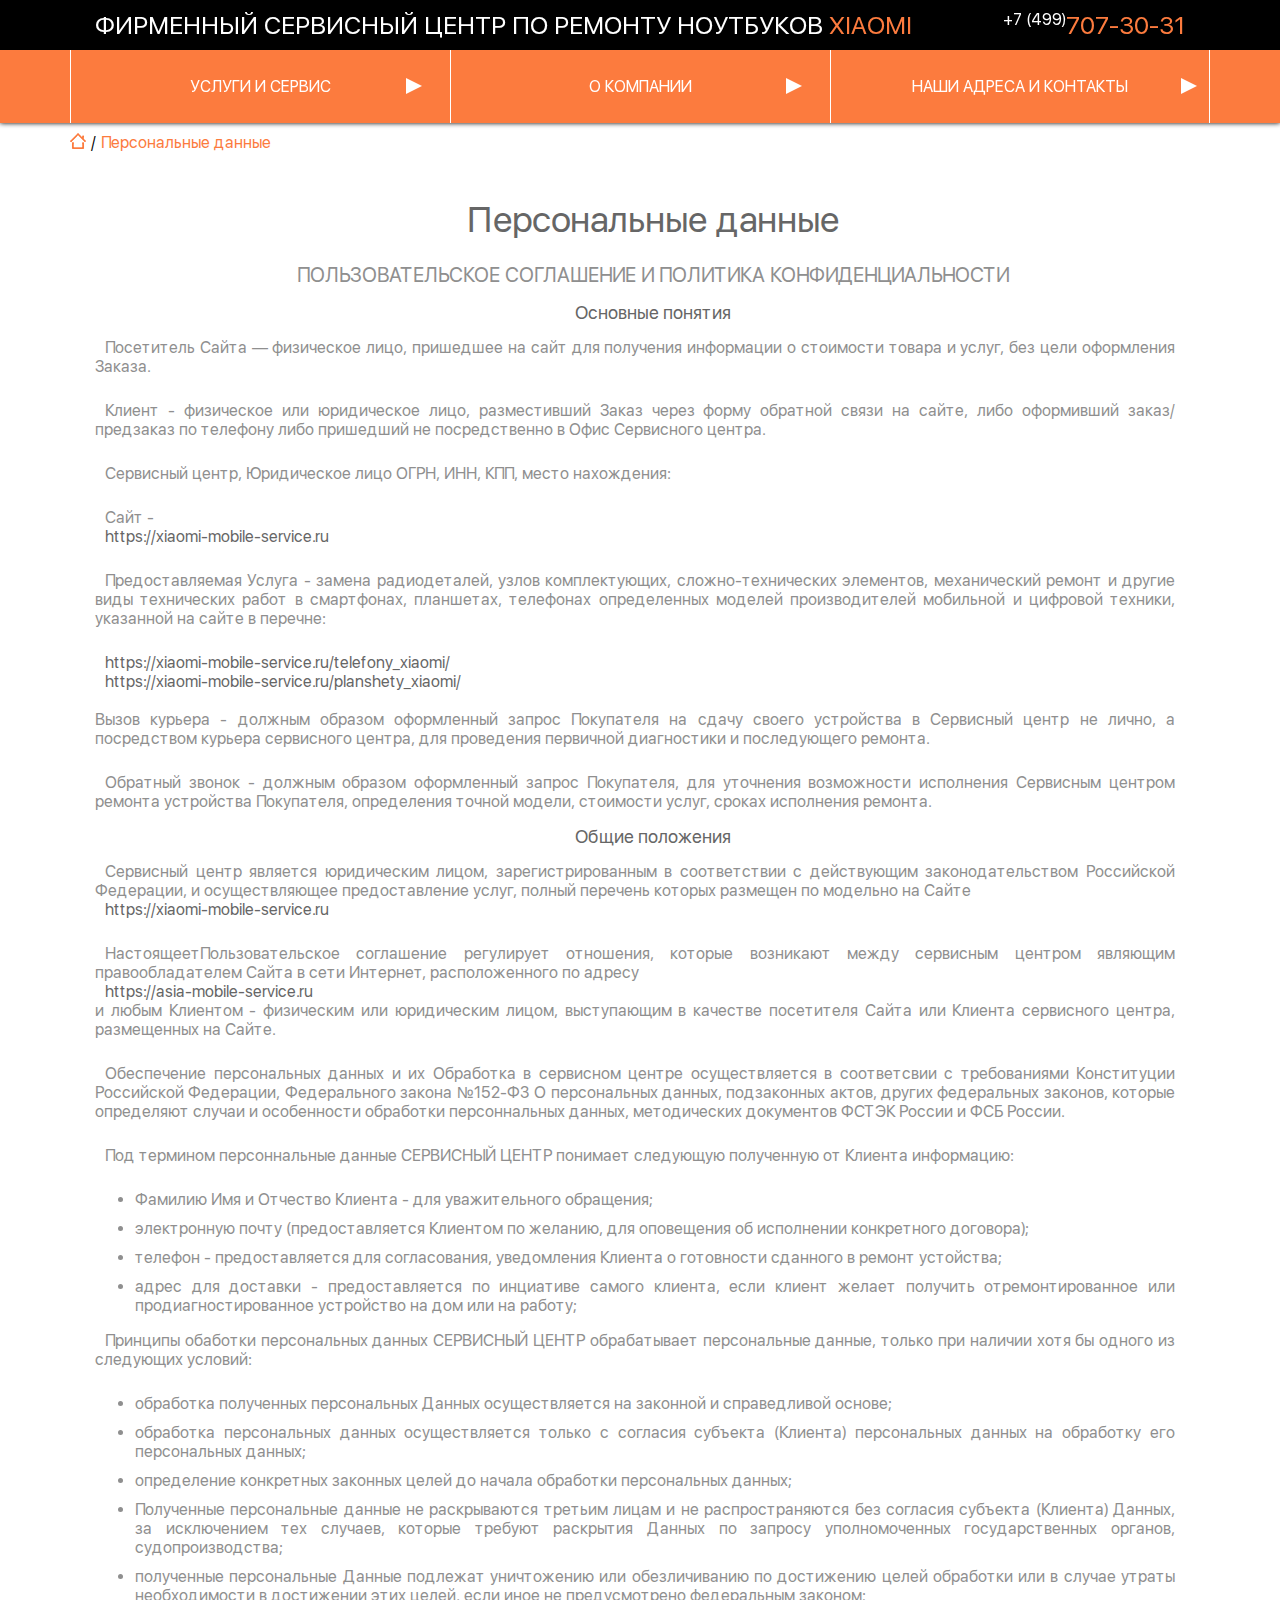
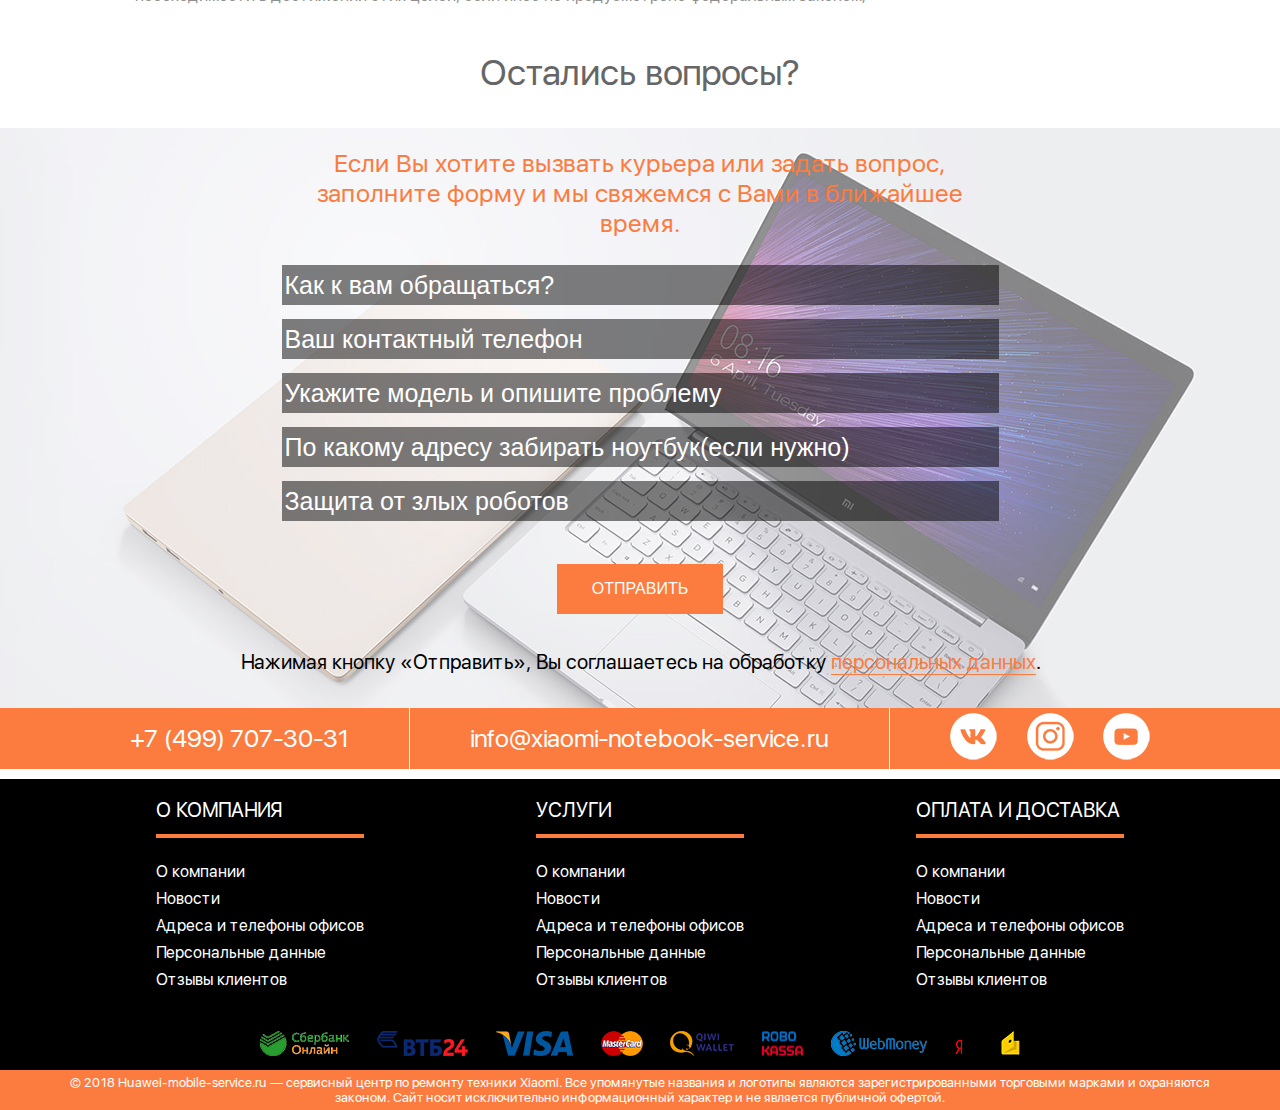
<file: personal.html>
<!DOCTYPE html>
<html lang="ru">
<head>
	<meta charset="UTF-8">
	<meta name="viewport" content="width=device-width, initial-scale=1">
	<link rel="stylesheet" href="css/style.css">
	<link rel="stylesheet" href="css/slick.css"/>
  <link rel="stylesheet" href="css/slick-theme.css"/>
	<title>Saami</title>
</head>
<body>
  <div class="menu-mob">
    <ul class="header-menu-mob">
          <li class="header-menu-mob__item header-menu-mob__item--open">
            <a class="header-menu-mob__link">
              <img src="img/placeholder-icon.svg" alt="Картинка">
            </a>
            <a href="tel:+7(499)707-30-31" class="header-menu-mob__link">
              <img src="img/icon-phone.svg" alt="">
            </a>
            <a href="https://vk.com/xiaominoutbukservice " class="header-menu-mob__link">
              <img src="img/icon-mail.svg" alt="Картинка">
            </a>
            <a class="header-menu-mob__link header-menu-mob__item--humburger">
              <img src="img/humburger.png" width="20" height="18" alt="Гамбургер" class="header-menu-mob__img">
            </a>
              <ul class="header-menu-mob__wrraper">
                <li class="header-menu-mob__items">
                  <a data-toggle="collapse" data-target="#menu__sub" class="header-menu-mob__links" href="">Услуги и сервис</a>
                  <ul id="menu__sub" class="header-menu-mob__sub collapse">
                    <li class="header-menu-mob__sub-item">
                      <a href="" class="header-menu-mob__sub-links">
                        Ремонт смартфонов
                      </a>
                    </li>
                    <li class="header-menu-mob__sub-item">
                      <a href="catalog.html" class="header-menu-mob__sub-links">
                        Ремонт плантшетов
                      </a>
                    </li>
                    <li class="header-menu-mob__sub-item">
                      <a href="" class="header-menu-mob__sub-links">
                        Ремонт смарт-часов
                      </a>
                    </li>
                    <li class="header-menu-mob__sub-item">
                      <a href="" class="header-menu-mob__sub-links">
                        Независимая экспертиза
                      </a>
                    </li>
                    <li class="header-menu-mob__sub-item">
                      <a href="" class="header-menu-mob__sub-links">
                        Дополнительные услуги
                      </a>
                    </li>
                  </ul>
                </li>
                <li class="header-menu-mob__items">
                  <a data-toggle="collapse" data-target="#menu__sub1" class="header-menu-mob__links" href="">О компании</a>
                  <ul id="menu__sub1" class="header-menu-mob__sub collapse">
                    <li class="header-menu-mob__sub-item">
                      <a href="" class="header-menu-mob__sub-links">
                        Ремонт смартфонов
                      </a>
                    </li>
                    <li class="header-menu-mob__sub-item">
                      <a href="" class="header-menu-mob__sub-links">
                        Ремонт плантшетов
                      </a>
                    </li>
                    <li class="header-menu-mob__sub-item">
                      <a href="" class="header-menu-mob__sub-links">
                        Ремонт смарт-часов
                      </a>
                    </li>
                    <li class="header-menu-mob__sub-item">
                      <a href="" class="header-menu-mob__sub-links">
                        Независимая экспертиза
                      </a>
                    </li>
                    <li class="header-menu-mob__sub-item">
                      <a href="" class="header-menu-mob__sub-links">
                        Дополнительные услуги
                      </a>
                    </li>
                  </ul>
                </li>
                <li class="header-menu-mob__items">
                  <a data-toggle="collapse" data-target="#menu__sub2" class="header-menu-mob__links" href="">Адреса и контакты</a>
                  <ul id="menu__sub2" class="header-menu-mob__sub collapse">
                    <li class="header-menu-mob__sub-item">
                      <a href="" class="header-menu-mob__sub-links">
                        Ремонт смартфонов
                      </a>
                    </li>
                    <li class="header-menu-mob__sub-item">
                      <a href="" class="header-menu-mob__sub-links">
                        Ремонт плантшетов
                      </a>
                    </li>
                    <li class="header-menu-mob__sub-item">
                      <a href="" class="header-menu-mob__sub-links">
                        Ремонт смарт-часов
                      </a>
                    </li>
                    <li class="header-menu-mob__sub-item">
                      <a href="" class="header-menu-mob__sub-links">
                        Независимая экспертиза
                      </a>
                    </li>
                    <li class="header-menu-mob__sub-item">
                      <a href="" class="header-menu-mob__sub-links">
                        Дополнительные услуги
                      </a>
                    </li>
                  </ul>
                </li>
              </ul>
            </li>
          </ul>
        </div>  
	<header class="header">
    <div class="header__top">
      <div class="header__top-inner">
        <ul class="header__top-list">
          <li class="header__top-item">
            <a class="header__top-link" href="index.html">
              <p class="header__top-text">
                Фирменный сервисный центр по ремонту ноутбуков <span>Xiaomi</span>
              </p>
            </a>
          </li>
          <li class="header-top__item">
            <a class="header__top-link header__top-link--none"  href="tel:+7(499)707-30-31">
              <p class="header__top-text"><sup class="header__top-up">+7 (499)</sup><span>707-30-31</span></p>
            </a>
          </li>
        </ul>
      </div>
    </div>
    <nav class="header-menu">
      <div class="header-menu__inner">
        <ul class="header-menu__list">
          <li class="header-menu__item">
            <a href="" class="header-menu__link">
              Услуги и сервис 
            </a>
            <ul class="header-menu__sub">
              <li class="header-menu__sub-item">
                <a href="" class="header-menu__sub-link">
                  Цены на ремонт ноутбуков Xiaomi
                </a>
              </li>
              <li class="header-menu__sub-item">
                <a href="" class="header-menu__sub-link">
                  Дополнительные услуги
                </a>
              </li>
              <li class="header-menu__sub-item">
                <a href="" class="header-menu__sub-link">
                  Независимая экспертиза
                </a>
              </li>
              <li class="header-menu__sub-item">
                <a href="" class="header-menu__sub-link">
                  Гарантийный ремонт ноутбуков Xiaomi
                </a>
              </li>
            </ul>
          </li>
          <li class="header-menu__item">
            <a href="" class="header-menu__link">
              О компании
            </a>
          </li>
          <li class="header-menu__item">
            <a href="contact.html" class="header-menu__link">
              Наши адреса и контакты
            </a>
          </li>
        </ul>
      </div>
    </nav>  
  </header>
  <main>
  	<section class="breadcrumbs-paper">
			<ul class="breadcrumbs-paper__inner">
				<li class="breadcrumbs-paper__list">
					<a href="index.html">
						<img src="img/house.png" width="16" height="16" alt="Дом">
					</a>
				</li>
				<li class="breadcrumbs-paper__list">
					<a href=""></a>
        </li>
        <li class="breadcrumbs-paper__list">
          <a href="">
						<span>/</span><i class="breadcrumbs-paper__color">Персональные данные</i>
					</a>
				</li>
			</ul>
		</section>
    <div class="wrapper">
    <aside class="sidebar">
      <script type="text/javascript" src="https://vk.com/js/api/openapi.js?159"></script>

      <!-- VK Widget -->
      <div id="vk_groups"></div>
      <script type="text/javascript">
        VK.Widgets.Group("vk_groups", {mode: 3, width: "250px", height: "100%"},20003922);
      </script>
    </aside>
  	<section class="personal-data">
      <div class="personal-data__inner ">
			 <h1 class="personal-data__title">Персональные данные</h1>
        <h2 class="personal-data__name">
          Пользовательское соглашение и политика конфиденциальности
        </h2>
        <h3 class="personal-data__caption">Основные понятия</h3>
			 <p class="personal-data__text">
				  Посетитель Сайта — физическое лицо, пришедшее на сайт для получения информации о стоимости товара и услуг, без цели оформления Заказа.
			 </p>
			 <p class="personal-data__text">
				  Клиент - физическое или юридическое лицо, разместивший Заказ через форму обратной связи на сайте, либо оформивший заказ/предзаказ по телефону либо пришедший не посредственно в Офис Сервисного центра.
			 </p>
			 <p class="personal-data__text">
				  Сервисный центр, Юридическое лицо ОГРН, ИНН, КПП, место нахождения:
			 </p>
			 <p class="personal-data__text">
				  Сайт - <a class="personal-data__link" href="https://xiaomi-mobile-service.ru">https://xiaomi-mobile-service.ru</a>
			 </p>
			 <p class="personal-data__text">
				  Предоставляемая Услуга - замена радиодеталей, узлов комплектующих, сложно-технических элементов, механический ремонт и другие виды технических работ в смартфонах, планшетах, телефонах определенных моделей производителей мобильной и цифровой техники, указанной на сайте в перечне:
			 </p>
			 <p class="personal-data__text">
				  <a href="https://xiaomi-mobile-service.ru/telefony_xiaomi/">
					 https://xiaomi-mobile-service.ru/telefony_xiaomi/
				  </a>
				  <a href="https://xiaomi-mobile-service.ru/planshety_xiaomi/">
					 https://xiaomi-mobile-service.ru/planshety_xiaomi/
				  </a><br>
				  Вызов курьера - должным образом оформленный запрос Покупателя на сдачу своего устройства в Сервисный центр не лично, а посредством курьера сервисного центра, для проведения первичной диагностики и последующего ремонта.
			 </p>
			 <p class="personal-data__text">
				  Обратный звонок - должным образом оформленный запрос Покупателя, для уточнения возможности исполнения Сервисным центром ремонта устройства Покупателя, определения точной модели, стоимости услуг, сроках исполнения ремонта.
			 </p>
      </div>
      <div class="personal-data__wrraper">
        <h3 class="personal-data__caption">Общие положения</h3>
        <p class="personal-data__text">
          Сервисный центр является юридическим лицом, зарегистрированным в соответствии с действующим законодательством Российской Федерации, и осуществляющее предоставление услуг, полный перечень которых размещен по модельно на Сайте <a class="personal-data__link" href="https://xiaomi-mobile-service.ru">https://xiaomi-mobile-service.ru</a>
        </p>
        <p class="personal-data__text">
          НастоящеетПользовательское соглашение регулирует отношения, которые возникают между сервисным центром являющим правообладателем Сайта в сети Интернет, расположенного по адресу <a href="https://asia-mobile-service.ru">https://asia-mobile-service.ru</a> и любым Клиентом - физическим или юридическим лицом, выступающим в качестве посетителя Сайта или Клиента сервисного центра, размещенных на Сайте.
        </p>
        <p class="personal-data__text">
          Обеспечение персональных данных и их Обработка в сервисном центре осуществляется в соответсвии с требованиями Конституции Российской Федерации, Федерального закона №152-Ф3 О персональных данных, подзаконных актов, других федеральных законов, которые определяют случаи и особенности обработки персоннальных данных, методических документов ФСТЭК России и ФСБ России.
        </p>
        <div class="personal-data__block">
          <p class="personal-data__text">
            Под термином персоннальные данные СЕРВИСНЫЙ ЦЕНТР понимает следующую полученную от Клиента информацию:
          </p>
          <ul class="personal-data__list">
            <li class="personal-data__item">
              Фамилию Имя и Отчество Клиента - для уважительного обращения;
            </li>
            <li class="personal-data__item">
              электронную почту (предоставляется Клиентом по желанию, для оповещения об исполнении конкретного договора);
            </li>
            <li class="personal-data__item">
              телефон - предоставляется для согласования, уведомления Клиента о готовности сданного в ремонт устойства;
            </li>
            <li class="personal-data__item">
              адрес для доставки - предоставляется по инциативе самого клиента, если клиент желает получить отремонтированное или продиагностированное устройство на дом или на работу;
            </li>
          </ul>
        </div>
        <div class="personal-data__block">
          <p class="personal-data__text">
            Принципы обаботки персональных данных СЕРВИСНЫЙ ЦЕНТР обрабатывает персональные данные, только при наличии хотя бы одного из следующих условий:
          </p>
          <ul class="personal-data__list">
            <li class="personal-data__item">
              обработка полученных персональных Данных осуществляется на законной и справедливой основе;
            </li>
            <li class="personal-data__item">
              обработка персональных данных осуществляется только с согласия субъекта (Клиента) персональных данных на обработку его персональных данных;
            </li>
            <li class="personal-data__item">
              определение конкретных законных целей до начала обработки персональных данных;
            </li>
            <li class="personal-data__item">
              Полученные персональные данные не раскрываются третьим лицам и не распространяются без согласия субъекта (Клиента) Данных, за исключением тех случаев, которые требуют раскрытия Данных по запросу уполномоченных государственных органов, судопроизводства;
            </li>
            <li class="personal-data__item">
              полученные персональные Данные подлежат уничтожению или обезличиванию по достижению целей обработки или в случае утраты необходимости в достижении этих целей, если иное не предусмотрено федеральным законом;
            </li>
          </ul>
        </div>
      </div>
	   </section>
    </div>
  	<section class="feedback">
      <h2 class="feedback__name">
        Остались вопросы?
      </h2>
      <div class="feedback__inner">
        <form class="feedback__form" action="https://huawei-mobile-service.ru/index.php?route=common/home" method="post">
          <p class="feedback__title">
            Если Вы хотите вызвать курьера или задать вопрос, заполните форму и мы свяжемся с Вами в ближайшее время.
          </p>
          <label>
            <input class="feedback__input" type="text" name="name"  placeholder="Как к вам обращаться?"/>
          </label>
          <label>
            <input class="feedback__input" type="tel"  name="phone" pattern="^\+?[0-9\- ()]+" placeholder="Ваш контактный телефон"/>
          </label>
          <label>
            <input class="feedback__input" type="text" name="enquiry" placeholder="Укажите модель и опишите проблему"/>
          </label>
          <label>
            <input class="feedback__input" type="text" name="addres" placeholder="По какому адресу забирать ноутбук(если нужно)">
          </label>
          <label>
            <input class="feedback__input" type="text" placeholder="Защита от злых роботов">
          </label>
          <input class="feedback__submit" type="button" value="Отправить" />
        </form>
        <p class="feedback__text">
          Нажимая кнопку «Отправить», Вы соглашаетесь на обработку <a class="feedback__link" href="personal.html">персональных данных</a>.
        </p>
      </div>
    </section>
  </main>
  <footer class="footer">
		<div class="footer-head">
      <div class="footer-head__inner">
        <div class="footer-head__item">
          <a class="footer-head__link" href="tel:+74997073031">+7 (499) 707-30-31</a>
        </div>
        <div class="footer-head__item">
          <a class="footer-head__link" href="mailto:info@xiaomi-notebook-service.ru">info@xiaomi-notebook-service.ru</a>
        </div>
        <div class="footer-head__item">
          <ul class="footer-social">
            <li class="footer-social__item">
              <a href="" class="footer-social__link footer-social__link--vk">
                <img src="img/icon-vk.png" width="47" height="47" alt="Вконтакте">
                <span class="visually-hidden">Мы в VK</span>
              </a>
            </li>
            <li class="footer-social__item">
              <a href="" class="footer-social__link footer-social__link--instagram">
                <img src="img/icon-inst.png" width="47" height="47" alt="Инстрограмм">
                <span class="visually-hidden">Мы в Instagram</span>
              </a>
            </li>
            <li class="footer-social__item">
              <a href="" class="footer-social__link footer-social__link--youtube">
                <img src="img/icon-youtub.png" width="47" height="47" alt="Ютуб">
                <span class="visually-hidden">Наш канал на YouTube</span>
              </a>
            </li>
          </ul>
        </div>
      </div>
    </div>
    <div class="footer__wrapper">
      <div class="footer__inner">
        <div class="footer-list__wrapper">
          <ul class="footer-list footer-list--first">
            <li class="footer-list__point">
              <h4 class="footer-list__title">О Компания</h4>
            </li>
            <li class="footer-list__point"><a href="" class="footer-list__link">О компании</a></li>
            <li class="footer-list__point"><a href="" class="footer-list__link">Новости</a></li>
            <li class="footer-list__point"><a href="" class="footer-list__link">Адреса и телефоны офисов</a></li>
            <li class="footer-list__point"><a href="" class="footer-list__link">Персональные данные</a></li>
            <li class="footer-list__point"><a href="" class="footer-list__link">Отзывы клиентов</a></li>
          </ul>
        </div>
        <div class="footer-list__wrapper">
          <ul class="footer-list">
            <li class="footer-list__point">
              <h4 class="footer-list__title">Услуги</h4>
            </li>
            <li class="footer-list__point"><a href="" class="footer-list__link">О компании</a></li>
            <li class="footer-list__point"><a href="" class="footer-list__link">Новости</a></li>
            <li class="footer-list__point"><a href="" class="footer-list__link">Адреса и телефоны офисов</a></li>
            <li class="footer-list__point"><a href="" class="footer-list__link">Персональные данные</a></li>
            <li class="footer-list__point"><a href="" class="footer-list__link">Отзывы клиентов</a></li>
          </ul>
        </div>
        <div class="footer-list__wrapper">
          <ul class="footer-list footer-list--last">
            <li class="footer-list__point">
              <h4 class="footer-list__title">Оплата и доставка</h4>
            </li>
            <li class="footer-list__point"><a href="" class="footer-list__link">О компании</a></li>
            <li class="footer-list__point"><a href="" class="footer-list__link">Новости</a></li>
            <li class="footer-list__point"><a href="" class="footer-list__link">Адреса и телефоны офисов</a></li>
            <li class="footer-list__point"><a href="" class="footer-list__link">Персональные данные</a></li>
            <li class="footer-list__point"><a href="" class="footer-list__link">Отзывы клиентов</a></li>
          </ul>
        </div>
      </div>
      <div class="footer-payment">
        <ul class="footer-payment__list">
          <li class="footer-payment__item">
            <a class="footer-payment__link" href="">
              <img class="footer-payment__foto footer-payment__foto--up" src="img/icon-sberbank.png" width="89" height="25" alt="Сбербанк">
            </a>
          </li>
          <li class="footer-payment__item footer-payment__item--two">
            <a class="footer-payment__link" href="">
              <img class="footer-payment__foto" src="img/icon-vtb.png" width="91" height="25" alt="ВТБ">
            </a>
          </li>
          <li class="footer-payment__item">
            <a class="footer-payment__link" href="">
              <img class="footer-payment__foto" src="img/icon-visa.png" width="77" height="25" alt="Виза">
            </a>
          </li>
          <li class="footer-payment__item">
            <a class="footer-payment__link" href="">
              <img class="footer-payment__foto" src="img/icon-mastercard.png" width="42" height="25" alt="Мастеркард">
            </a>
          </li>
          <li class="footer-payment__item">
            <a class="footer-payment__link" href="">
              <img class="footer-payment__foto footer-paymet__foto--telefon" src="img/icon-oqwi.png" width="64" height="25" alt="Киви">
            </a>
          </li>
          <li class="footer-payment__item">
            <a class="footer-payment__link" href="">
              <img class="footer-payment__foto footer-paymet__foto--telefon" src="img/icon-robokassa.png" width="41" height="25" alt="Робокасса">
            </a>
          </li>
          <li class="footer-payment__item">
            <a class="footer-payment__link" href="">
              <img class="footer-payment__foto footer-paymet__foto--telefon" src="img/icon-webmoney.png" width="96" height="25" alt="Вебмани">
            </a>
          </li>
          <li class="footer-payment__item">
            <a class="footer-payment__link" href="">
              <img class="footer-payment__foto footer-paymet__foto--telefon" src="img/icon-yandex.png" width="65" height="25" alt="Яндекс деньги">
            </a>
          </li>
        </ul>
      </div>
    </div>
    <div class="footer-copyright">
      <p class="footer-copyright__text">© 2018 Huawei-mobile-service.ru — сервисный центр по ремонту техники Xiaomi. Все упомянутые названия и логотипы являются зарегистрированными торговыми марками и охраняются законом. Сайт носит исключительно информационный характер и не является публичной офертой.
      </p>
    </div>
	</footer>
  <div id = "menu" class="normal">
    <ul class="block__list">
      <li class="block__item">
        <a class="block__link" href="">
          <img src="img/placeholder-icon.svg" alt="">
        </a>
      </li>
      <li class="block__item">
        <a class="block__link" href = "tel:+7(499)707-30-31">
          <img src="img/icon-phone.svg" alt="">
        </a>
      </li>
      <li class="block__item">
        <a class="block__link" href = "#">
          <img src="img/icon-mail.svg" alt="">
        </a>
      </li>
    </ul>
  </div>
	<script  src="jquery/jquery-3.0.0.min.js"></script>
  <script src="js/slick.min.js"></script>
  <script src="js/main.js"></script>	
</body>
</html>
</file>
<file: css/style.css>
@font-fase {
	font-family: "SF UI Display";
    src: url(../font/SFUIDisplay-Thin.woff2) format("woff2"),
        url(../font/SFUIDisplay-Thin.woff) format("woff");
    font-weight: 100;
    font-style: normal; 
}
@font-face {
	font-family: "SF UI Display";
    src: url(../font/SFUIDisplay-Regular.woff2) format("woff2"),
        url(../font/SFUIDisplay-Regular.woff) format("woff");
    font-weight: 400;
    font-style: normal; 
}
*,
*:before,
*:after {
  box-sizing: inherit;
}

html {
  box-sizing: border-box;
}
body {
	margin: 0px;
	padding: 0px;
	width: 100%;
	margin: 0 auto;
	font-family: "SF UI Display", "Arial", sans-serif;
	font-size: 16px;
	font-weight: 100;
}
.visually-hidden:not(:focus):not(:active),
input[type="checkbox"].visually-hidden,
input[type="radio"].visually-hidden {
	position: absolute;

	width: 1px;
	height: 1px;
	margin: -1px;
	border: 0;
	padding: 0;

	white-space: nowrap;

	clip-path: inset(100%);
	clip: rect(0 0 0 0);
	overflow: hidden;
}
.menu-mob {
	position: sticky;
	top: 0;
	z-index: 10;
}
.header__top {
	background-color: #000000;
}
.header__top-inner {
	max-width: 1140px;
	margin: 0 auto;
}
.header__top-list {
	display: -webkit-flex;
	display: -moz-flex;
	display: -ms-flex;
	display: -o-flex;
	display: flex;
	flex-direction: column;
	justify-content: space-between;
	margin: 0px;
	padding: 0px;
	list-style: none;
	border-bottom: 5px solid red;
}
.header__top-text {
	margin: 0px;
	padding-bottom: 10px;
	font-size: 25px;
	font-weight: 100;
	text-align: center;
	color: #ffffff;
	text-transform: uppercase;
	text-align: center;
}
.header__top-link {
	text-decoration: none;
}
.header__top-link--none {
	display: none;
}
.header__top-text span {
	color: #fc7b3e;
}
.header__top-up {
	font-size: 16px;
}
.header-menu {
	background-color: rgb(252, 123, 62);
  box-shadow: 0px 0px 5px 0px rgb(0, 0, 0);
}
.header-menu__sub {
	display: none;
}
.header-menu__item:hover .header-menu__sub {
	display: block;
}
.header-menu__item:hover {
	background-color: #000000;
}
.header-menu__sub {
	padding: 0px;
  list-style: none;
	background-color: #ffffff;
}
.header-menu__sub-item {
	padding-left: 15px;
}
.header-menu__sub-link {
	display: block;
  font-size: 16px;
  font-weight: 100;
  line-height: 50px;
  color: #000000;
  text-decoration: none;
}
.header-menu__link {
	display: block;
	font-size: 16px;
	font-weight: 100;
	color: #ffffff;
	text-transform: uppercase;
	text-align: center;
	line-height: 73px;
	text-decoration: none;
}
.header-menu__sub-item:hover {
	background-color: #fc7b3e;
}
.header-menu__sub-link:hover {
	color: #ffffff;
}
.header-menu__link:hover {
	color: #fc7b3e; 
}
.header-menu__inner {
	max-width: 1140px;
  margin: 0 auto;
}
.header-menu__list {
	display: -webkit-flex;
	display: -moz-flex;
	display: -ms-flex;
	display: -o-flex;
	max-width: 1140px;
	display: flex;
	flex-direction: column;
	justify-content: space-between;
	padding: 0px;
	margin: 0px auto;
	list-style: none;
}
.header-menu__item {
	width: 380px;
	width: 100%;
}
.header-menu__list {
	display: none;
}
.header-menu-mob {
	margin: 0px;
  padding: 0px;
  list-style: none;
  background-color: #fc7b3e;
}
.header-menu-mob__item {
	display: flex;
  justify-content: space-between;
  position: relative;
}
.header-menu-mob__link:first-child {
	border-right: none;
}
.header-menu-mob__link {
	display: block;
	width: 35%;
	text-align: center;
  font-size: 20px;
  font-weight: 100;
  color: #ffffff;
  padding: 8px 0px;
  cursor: pointer;
  text-decoration: none;
  border-left: 1px solid #ffffff;
}
.header-menu-mob__img {
  cursor: pointer;
}
.header-menu-mob__items {
	width: 100%;
}
.header-menu-mob__wrraper {
	position: absolute;
  width: 100%;
  min-height: 100px;
  left: 0px;
  top: 39px;
  padding: 0px;
  list-style: none;
  background-color: #ffffff;
  z-index: 2;
}
.header-menu-mob__links {
	position: relative;
	display: block;
  width: 100%;
  font-size: 16px;
  font-weight: 400;
  color: #000000;
  text-decoration: none;
  padding: 10px;
  border-bottom: 1px solid #cccccc;
}
.header-menu-mob__links:after {
	position: absolute;
	content: url("../img/plus.png");
	top: 10px;
	right: 15px;
	z-index: 1;
}
.header-menu-mob__links:hover:after,
.header-menu-mob__links:focus:hover:after {
	position: absolute;
	content: url("../img/minus.png");
	top: 5px;
	right: 15px;
}
.header-menu-mob__sub {
	padding: 0px;
  list-style: none;
  background-color: #e6e6e6;
}
.header-menu-mob__sub-links {
	display: block;
  padding: 10px 0px;
  padding-left: 20px;
  font-size: 16px;
  font-weight: 400;
  color: #000000;
  text-decoration: none;
  border-bottom: 1px solid #cccccc;
  box-shadow: 1px 0px 0px 0px rgb(0, 0, 0, .50);
}
.header-menu-mob__wrraper {
	display: none;
}
.header-menu-mob__sub.collapse {
	display: none;
}
.header-menu-mob__links:active,
.header-menu-mob__links:hover {
	color: #02a1c9;
}
.header-menu-mob__sub-links:hover {
	color: #02a1c9;
}
@media (min-width: 768px) {
	.header__top-link--none {
		display: block;
	}
	.menu-mob {
		display: none;
	}
	.header__top-list {
		border-bottom: none;
	}
	.header-menu__list {
		display: block;
	}
	.header-menu-mob {
		display: none;
	}
	.header-menu__list {
		display: -webkit-flex;
		display: -moz-flex;
		display: -ms-flex;
		display: -o-flex;
		display: flex;
		flex-direction: row;
		justify-content: space-between;
		padding: 0px;
		list-style: none;
	}
	.header-menu__item {
		position: relative;
		width: 380px;
		width: 100%;
		border-left: 1px solid #ffffff;
	}
	.header-menu__item::after {
		position: absolute;
    content: "";
    width: 16px;
    height: 16px;
    top: 28px;
    left: 210px;
    background-image: url(../img/switch.png);
    z-index: 1;
	}
	.header-menu__item:last-child::after {
		position: absolute;
    content: "";
    width: 16px;
    height: 16px;
    top: 28px;
    left: 235px;
    background-image: url(../img/switch.png);
    z-index: 1;
	}
	.header-menu__item:hover::after {
		background-image: url(../img/switch.png);
		transform: rotate(90deg);
	}
	.header-menu__sub {
		position: absolute;
		left: 0px;
    width: 100%;
    background-color: #ffffff;
    z-index: 1;
	}
	.header-menu__item:last-child {
		border-right: 1px solid #ffffff;
	}
	.header__top-list {
		display: -webkit-flex;
		display: -moz-flex;
		display: -ms-flex;
		display: -o-flex;
		display: flex;
		flex-direction: row;
		justify-content: space-between;
		margin: 0px;
		padding: 10px 5px;
		list-style: none;
	}
	.header__top-text {
		margin: 0px;
		padding: 0px;
		font-size: 17px;
		font-weight: 100;
		color: #ffffff;
		text-align: left;
		text-transform: uppercase;
	}
}
@media (min-width: 1024px) {
	.header {
		position: sticky;
		top: 0px;
		z-index: 10;
	}
	.header-menu__item::after {
		position: absolute;
    content: "";
    width: 16px;
    height: 16px;
    top: 28px;
    left: 310px;
    background-image: url(../img/switch.png);
    z-index: 1;
	}
	.header-menu__item:last-child::after {
		position: absolute;
    content: "";
    width: 16px;
    height: 16px;
    top: 28px;
    left: 310px;
    background-image: url(../img/switch.png);
    z-index: 1;
	}
}
@media (min-width: 1140px) {
	.header-menu__item::after {
		position: absolute;
    content: "";
    width: 16px;
    height: 16px;
    top: 28px;
    left: 335px;
    background-image: url(../img/switch.png);
    z-index: 1;
	}
	.header-menu__item:last-child::after {
		position: absolute;
    content: "";
    width: 16px;
    height: 16px;
    top: 28px;
    left: 350px;
    background-image: url(../img/switch.png);
    z-index: 1;
	}
	.header__top-text {
		margin: 0px;
		font-size: 25px;
		font-weight: 100;
		color: #ffffff;
		text-transform: uppercase;
	}
	.header__top-list {
		padding: 10px 25px;
	}
}
.banner {
	background-image: url(../img/bg-banner.png);
	background-repeat: no-repeat;
	background-size: cover;
}
.banner__list {
	max-width: 1140px;
	margin: 0 auto;
}
.banner__link {
	outline: none;
}
.banner__img {
	max-width: 100%;
}
.description {
	margin-bottom: 35px;
}
.description__inner {
	max-width: 1140px;
	margin: 0 auto;
}
.description__title {
	font-size: 26px;
	font-weight: 100;
	color: #666666;
	text-align: center;
}
.description__text {
	margin: 0px;
	padding: 0 10px;
	font-size: 16px;
	font-weight: 100;
	color: #8f8f8f;
	text-indent: 10px;
	text-align: justify;
}
.description__btn {
	display: block;
	width: 166px;
	height: 50px;
	margin: 0 auto;
	margin-top: 20px;
	padding: 0px;
	font-size: 16px;
	font-weight: 100;
	line-height: 50px;
	color: #ffffff;
	text-transform: uppercase;
	border: 0px;
	background-color: rgb(252, 123, 62);
}
@media (min-width: 768px) {
	.description__title {
		font-size: 36px;
		padding: 0 20px;
	}
}
@media (min-width: 1024px) {
	.description__title {
		padding-left: 66px;
		padding-right: 66px;
		font-size: 36px;
		font-weight: 100;
		color: #666666;
		text-align: center;
	}
	.description__text {
		padding: 0px;
	}
}
.about-us {
	background-image: url(../img/bg-about_us.png);
}
.about-us__inner {
	max-width: 1140px;
	margin: 0 auto;
	margin-bottom: 30px;
}
.about-us__title {
	margin: 0px;
	padding-top: 45px;
	padding-bottom: 45px;
	font-size: 26px;
	font-weight: 100;
	color: #ffffff;
	text-align: center;
}
.about-us__list {
	display: -webkit-flex;
	display: -moz-flex;
	display: -ms-flex;
	display: -o-flex;
	display: flex;
	flex-wrap: wrap;
	justify-content: space-around;
	position: relative;
	padding: 0px;
	margin: 0px;
	padding-bottom: 55px;
	background-image: url(../img/work-notebook.png);
	background-repeat: no-repeat;
}
.about-us__item {
	width: 350px;
	margin-bottom: 30px;
	padding: 10px;
	outline: none;
}
.about-us__text {
	margin: 0px;
	font-size: 15px;
	line-height: 25px;
	font-weight: 100;
	color: #ffffff;
	text-align: justify;
}
.about-us__text--name {
	margin-bottom: 10px;
}
.about-us__text span {
	color: #fc7b3e;
}
@media (min-width: 768px) {
	.about-us__item {
		padding: 0px;
	}
	.about-us__title {
		font-size: 36px;
	}
}
@media (min-width: 1140px) {
	.about-us__text {
		line-height: 18px;
	}
	.about-us__list::before {
		position: absolute;
		content: "";
		left: 0px;
		top: 10px;
		width: 1140px;
		height: 286px;
		background-image: url(../img/separator.png);
	}
}
.paper {
	max-width: 1140px;
	margin: 0 auto;
}
.paper__title {
	font-size: 36px;
	font-weight: 100;
	color: #666666;
	text-align: center;
}
.paper__list {
	display: -webkit-flex;
	display: -moz-flex;
	display: -ms-flex;
	display: -o-flex;
	display: flex;
	flex-wrap: wrap;
	justify-content: space-around;
	margin: 0 auto;
}
.paper__item {
	width: 250px;
}
.paper__text {
	width: 250px;
	margin: 0 auto;
	padding-top: 10px;
	font-size: 15px;
	font-weight: 100;
	text-align: justify;
	color: #b8b8b8;
}
.paper__link {
	outline: none;
	text-decoration: none;
}
.paper__name {
	width: 250px;
	margin: 0 auto;
	font-size: 20px;
	font-weight: 100;
	color: #fc7b3e;
	text-align: center;
	padding-top: 10px;
	padding-bottom: 10px;
	border-bottom: 1px solid #e6e6e6;
}
.paper__text a {
	text-align: right;
}
.paper__ref {
	margin-left: 60px;
	font-size: 16px;
	font-weight: 100;
	color: #fc7b3e;
	text-decoration: none;
	outline: none;
	border-bottom: 1px solid #fedecf;
}
.paper__block {
	display: block;
	width: 250px;
	height: 250px;
	margin: 0 auto;
	padding: 25px 0px;
  border: 1px solid #d1d1d1;
}
.paper__block:hover {
	border: 2px solid #d1d1d1;
}
.paper__img {
	display: block;
	transition: 0.45s;
}
.paper__img:hover {
	transform: scale(1.10, 1.10);
}
@media (min-width: 768px) {
	.paper__block {
		width: 240px;
		height: 240px;
		padding: 18px 0px;
	}
	.paper__text {
		width: 240px;
	}
	.paper__name {
		width: 240px;
	}
	.paper__ref {
		margin-left: 50px;
	}
}
@media (min-width: 1024px) {
	.paper__block {
		width: 250px;
		height: 250px;
		padding: 25px 0px;
	}
	.paper__text {
		width: 250px;
	}
	.paper__name {
		width: 250px;
	}
	.paper__ref {
		margin-left: 60px;
	}
}
.feedback {
}
.feedback__inner {
	width: 100%;
	height: 580px;
	background-image: url(../img/form-bg.jpg);
	background-position: center;
}
.feedback__form {
	max-width: 1140px;
	margin: 0 auto;
	display: -webkit-box;
	display: -ms-flexbox;
	display: flex;
	-webkit-box-orient: vertical;
	-webkit-box-direction: normal;
	    -ms-flex-direction: column;
	        flex-direction: column;
}
.feedback__title {
	max-width: 717px;
	margin: 0px;
	margin-top: 20px;
	padding: 0 10px;
  padding-bottom: 20px;
	font-size: 22px;
  font-weight: 100;
  text-align: left;
  color: #fc7b3e;
}
.feedback__name {
	margin: 0px 10px;
  padding-bottom: 20px;
  font-size: 25px;
  font-weight: 400;
  color: #666666;
  text-align: center;
}
.feedback__input {
	width: 100%;
	max-width: 717px;
	margin: 7px 0;
	padding-left: 10px;
	font-size: 12px;
	font-weight: 100;
	height: 40px;
  line-height: 40px;
	outline: none;
	border: none;
	background-color: hsla(0,0%,0%,0.5);
}
.feedback__inner {
	display: -webkit-box;
	display: -ms-flexbox;
	display: flex;
	-webkit-box-orient: vertical;
	-webkit-box-direction: normal;
	    -ms-flex-direction: column;
	        flex-direction: column;
	margin-top: 14px;
	padding-left: 10px;
	padding-right: 10px;
}
.feedback__text {
	margin: 0px;
	padding: 0px;
  font-size: 18px;
  font-weight: 400;
  text-align: left;
}
input::placeholder {
	color: #ffffff;
}
.feedback__link {
	color: rgb(252, 123, 62);
  font-size: 18px;
  font-weight: 400;
  text-decoration: none;
  border-bottom: 1px solid rgb(252, 123, 62);
}
.feedback__submit {
  width: 166px;
  height: 50px;
  display: block;
  margin: 0 auto;
  margin-top: 5px;
  margin-bottom: 5px;
  padding: 0px;
  font-size: 16px;
  line-height: 50px;
  text-align: center;
  text-decoration: none;
  text-transform: uppercase;
  color: #ffffff;
  cursor: pointer;
  outline: none;
  background-color: rgb(252, 123, 62);
  border: none;
}
@media (min-width: 768px) {
	.feedback__name {
		font-size: 36px;
	}
	.feedback__submit {
		margin-top: 36px;
  	margin-bottom: 36px;	
	}
	.feedback__input {
		font-size: 25px;
	}
	.feedback__text {
		font-size: 20px;
		margin: 0px;
		text-align: center;
	}
	.feedback__link {
		font-size: 20px;
	}
	.feedback__title {
		font-size: 25px;
		text-align: center;
	}
}
@media (min-width: 1024px) {
	.feedback__name {
		margin: 0px;
	}
	.feedback__title {
		padding: 0px;
		padding-bottom: 20px;
	}
	.feedback__inner {
		padding: 0px;
	}
	.feedback__input {
		padding-left: 3px;	
	}
}
.footer__wrapper {
	width: 100%;
	background-color: #000;
	/*background-image: url(../img/bg-footer.png);*/
}
.footer__inner {
  -webkit-box-sizing: border-box;
          box-sizing: border-box;
  display: -webkit-box;
  display: -ms-flexbox;
  display: flex;
  -ms-flex-wrap: wrap;
      flex-wrap: wrap;
  -webkit-box-pack: justify;
      -ms-flex-pack: justify;
          justify-content: space-between;
  margin: auto auto 0;
  max-width: 1140px;
  overflow: hidden;
  padding-bottom: 10px;
}
.footer-head {
	background-color: #fc7b3e;
	color: #fff;
	margin-bottom: 10px;
}
.footer-head__inner {
	display: -webkit-box;
	display: -ms-flexbox;
	display: flex;
	-webkit-box-orient: vertical;
	-webkit-box-direction: normal;
	    -ms-flex-direction: column;
	        flex-direction: column;
	margin: auto 20px 0;
	max-width: 1140px;
	overflow: visible;
	text-align: center;
}
.footer-head__item {
	-webkit-box-flex: 1;
	    -ms-flex: 1 0 auto;
	        flex: 1 0 auto;
	margin: auto;
	padding: 5px;
}
.footer-head__link {
	color: #fff;
	font-size: 18px;
	text-decoration: none;
	white-space: nowrap;
}
.footer-social {
	-webkit-box-align: baseline;
	    -ms-flex-align: baseline;
	        align-items: baseline;
  display: -webkit-box;
  display: -ms-flexbox;
  display: flex;
  -webkit-box-pack: justify;
      -ms-flex-pack: justify;
          justify-content: space-between;
  width: 200px;
  margin: 0 auto;
  padding: 0px;
  list-style: none;
}
.copyright {
	background-color: rgb(39, 49, 61);
  width: 100%;
  display: block;
  -webkit-box-shadow: 1px 1px 2px 0px rgba(0, 0, 0, .20);
          box-shadow: 1px 1px 2px 0px rgba(0, 0, 0, .20);
}
@media screen and (min-width: 768px) {
	.footer span {
		position: absolute;
  	background-color: rgb(39, 49, 61);
  	width: 100%;
  	height: 60px;
  	display: block;
  	-webkit-box-shadow: 1px 1px 2px 0px rgba(0, 0, 0, .20);
  	        box-shadow: 1px 1px 2px 0px rgba(0, 0, 0, .20);
	}
	.footer-head__inner {
		flex-direction: row;
		margin: auto auto 0;
		text-align: center;
	}
}
.footer-list__wrapper {
	-webkit-box-orient: vertical;
	-webkit-box-direction: normal;
	    -ms-flex-direction: column;
	        flex-direction: column;
	-webkit-box-flex: 1;
	    -ms-flex: 1 0 auto;
	        flex: 1 0 auto;
	z-index: 1;
	padding: 20px;
  margin: 5px;
}
.footer-list {
  font-size: 18px;
  line-height: 1.5em;
  list-style-type: none;
  margin: 0px;
  padding: 0;
}
.footer-list__point {
	color: #ffffff;
	font-size: 16px;
	text-align: center;
}
.footer-list__point img {
	vertical-align: text-bottom;
}
.footer-list__title {
  color: #fff;
  font-size: 20px;
  font-weight: 400;
  margin: 0 0 20px;
  padding: 0;
  padding-bottom: 10px;
  text-transform: uppercase;
  text-align: center;
  border-bottom: 4px solid #fc7b3e;
  /*border-bottom: 4px solid #fff;*/
}
.footer-list__link {
  color: #ffffff;
  text-decoration: none;
  white-space: nowrap;
}
.footer-list__wrapper:last-child {
	border-right: none;
}
.footer-payment {
	max-width: 1140px;
	margin: 0 auto;
}
.footer-payment__list {
	display: -webkit-box;
	display: -ms-flexbox;
	display: flex;
	width: 100%;
	-ms-flex-wrap: wrap;
	    flex-wrap: wrap;
	-webkit-box-pack: justify;
	    -ms-flex-pack: justify;
	        justify-content: space-between;
	max-width: 780px;
	margin: 0 auto;
}
.footer-payment__list {
	padding: 0px;
}
.footer-payment__item {
	margin-top: auto;
	padding: 10px;
	list-style: none;
}
.footer-copyright {
	width: 100%;
	background-color: #fc7b3e;
	/*background-color: #000000;*/
}
.footer-copyright__text {
	max-width: 1140px;
  margin: 0 auto;
  padding-top: 5px;
	padding-bottom: 5px;
	font-size: 13px;
  color: #ffffff;
  text-align: center;
}
@media screen and (min-width: 768px) {
	.footer-list__wrapper {
		margin: 0px;
		padding: 0px;
	}
	.footer-list--first {
		margin-left: 0;
	}
	.footer-list--last {
		margin-right: 0;
	}
	.footer-list {
		margin: 18px auto;
	}
	.footer-head__item {
		border-right: 1px solid #ffffff;
	}
	.footer-head__item:last-child {
		border-right: none;
	}
	.footer-head__link {
    line-height: 51px;
  }
}
@media screen and (min-width: 1140px) {
	.footer-list__wrapper {
		display: -webkit-box;
		display: -ms-flexbox;
		display: flex;
	}
	.footer-list--first {
		margin: 18px auto;
	}
	.footer-list--last {
		margin: 18px auto;
	}
	.footer-list__point {
		text-align: left;
	}
	.footer-head__link {
    font-size: 25px;
  }
	.footer-list__title {
		text-align: left;
	}
}
.breadcrumbs-paper__inner {
	display: -webkit-box;
	display: -ms-flexbox;
	display: flex;
	justify-content: center;
  max-width: 1140px;
  margin: 0 auto;
  margin-top: 10px;
  margin-bottom: 45px;
  padding: 0;
  list-style: none;
}
.breadcrumbs-paper__list a {
	font-size: 16px;
	font-weight: 300;
	color: #000000;
	text-decoration: none;
}
.breadcrumbs-paper__list span {
	font-size: 16px;
	font-weight: 300;
	padding: 0 5px;
	color: #000000;
}
.breadcrumbs-paper__color {
	color: #fc7b3e;
	font-style: normal;
}
.breadcrumbs-current {
	font-size: 16px;
	font-weight: 300;
	color: #000;
}
@media (min-width: 768px) {
	.breadcrumbs-paper__inner {
		justify-content: flex-start;
	}
}
@media (min-width: 1024px) {
	.breadcrumbs-paper__inner {
		padding: 0px;
	}
}
.contact {
	max-width: 1140px;
	margin: 0 auto;
}
.contact__title {
	margin: 0px;
  margin-top: 20px;
  margin-bottom: 34px;
  margin-left: 10px;
  margin-right: 10px;
  font-size: 26px;
  font-weight: 400;
  text-align: center;
  color: #666666;
}
.contact__name {
	display: flex;
	align-items: center;
	margin: 0px;
	margin-top: 5px;
  margin-bottom: 25px;
  text-align: center;
  font-size: 25px;
  font-weight: 100;
  color: #8f8f8f;
}
.contact__name:before,
.contact__name:after {
	flex: 1 0 auto;
  content: "";
  height: 1px;
  background: #000000;
}
.contact__name:before {
	margin-right: 10px;
}
.contact__name:after {
	margin-left: 10px;
}
.contact__list {
	display: flex;
  flex-wrap: wrap;
  justify-content: space-around;
  padding: 0px;
  margin: 0px;
}
.contact__item {
	list-style: none;
}

.contact__header {
	padding: 0 15px;
	margin: 5px;
}
.contact__text {
	margin: 0px;
	margin-bottom: 18px;
	font-size: 18px;
	font-weight: 100;
}
.contact__link {
	text-decoration: none;
	color: #000000;
}
.contact__block {
	display: block;
	padding-left: 30px;
}
.contact__block a {
	font-size: 16px;
	font-weight: 100;
	color: #fc7b3e;
	text-decoration: none;
}
.contact__img {

	display: block;
}
.contact__item {
	margin-bottom: 20px;
}
.video__foto {
	width: 100%;
	height: 100%;
}
.location__text {
	margin: 5px;
	padding: 5px;
  font-size: 16px;
  font-weight: 300;
  text-align: justify;
  text-indent: 10px;
}
.contact__address {
	display: block;
	margin-bottom: 13px;
	padding-left: 30px;
	background-size: 20px 19px;
	background-image: url(../img/contact-address.png);
	background-repeat: no-repeat;
}
.contact__tel {
	display: block;
	margin-bottom: 13px;
	padding-left: 30px;
	background-size: 20px 19px;
	background-image: url(../img/contact-tel.png);
	background-repeat: no-repeat;
}
.contact__main {
	display: block;
	margin-bottom: 13px;
	padding-left: 30px;
	background-size: 20px 19px;
	background-image: url(../img/contact-email.png);
	background-repeat: no-repeat;
}
.contact__workhours {
	display: block;
	padding-left: 30px;
	background-size: 20px 20px;
	background-image: url(../img/contact-clock.png);
	background-repeat: no-repeat;
}
.location__inner {
	padding: 15px 0px;
}
.location {
	max-width: 1140px;
	margin: 0 auto;
}
.location__map {
	max-width: 1070px;
}
@media screen and (min-width: 767px) {
	.contact__title {
		font-size: 36px;
	}
	.contact__text {
		margin-bottom: 24px;
    font-size: 22px;
	}
	.contact__name {
		
	}
	.contact__header {
		max-width: 396px;
    padding: 0px;
    margin: 0px;
	}
	.contact__item {
		margin: 0px;
	  padding: 10px 0px;
	  padding-left: 10px;
	}
	.contact__list {
		justify-content: flex-start;
	}
}
@media (min-width: 1024px) {
	.contact__item--contact {
		order: 3;
	}
	.contact__item--video {
		order: 2;
	}
	.contact__list {
    display: flex;
    flex-wrap: nowrap;
    justify-content: flex-start;
    margin-left: 35px;
    margin-right: 35px;
    border: 1px solid #fc7b3e;
	}
	.contact__text {
		font-size: 16px;
    font-weight: 100;
	}
	.contact__title {
		margin-left: 0px;
    margin-right: 0px;
	}
	.location__inner {
		display: flex;
    flex-direction: column;
    margin-left: 35px;
    margin-right: 35px;
	}
	.location__text {
		order: 1;
		font-size: 16px;
		font-weight: 300;
		padding: 0px;
		margin: 0px;
		margin-bottom: 15px;
	}
	.location__map {
		order: 2;
	}
	.contact__link {
		vertical-align: top;
	}
	.contact__text span {
		vertical-align: top;
	}
	.video__foto {
		width: 400px;
	}
	.location__map {
		border: 1px solid #fc7b3e;
	}
}
.guidance {
	max-width: 1140px;
	margin: 0 auto;
}
.guidance__title {
	margin: 0px;
  margin-top: 28px;
  margin-bottom: 39px;
  margin-left: 10px;
  margin-right: 10px;
  font-size: 25px;
  font-weight: 100;
  text-align: center;
  color: #666666;
}
.guidance__text:first-child {
	margin-bottom: 0px;
}
.guidance__text {
	margin: 0px;
  margin-bottom: 20px;
  padding: 0 10px;
  font-size: 16px;
  font-weight: 100;
  text-indent: 10px;
  text-align: justify;
  color: #8f8f8f;
}
.guidance__name {
	margin: 0px;
  margin-bottom: 30px;
  padding: 0 10px;
  font-size: 20px;
  font-weight: 500;
  text-align: center;
  color: #666666;
}
@media screen and (min-width: 767px) {
	.guidance__title {
		font-size: 36px;

	}
}
@media screen and (min-width: 1024px) {
	.inner {
		padding-left: 25px;
	}
	.guidance__text {
		padding: 0;
		font-size: 16px;
	}
	.guidance__title {
		margin-top: 0px;
		margin-left: 0px;
    margin-right: 0px;
	}
	.guidance__name {
		padding: 0px;
	}
}
.order {
	max-width: 1140px;
	margin: 0 auto;
	margin-bottom: 25px;
}
.order__list {
	display: flex;
  flex-wrap: wrap;
  justify-content: space-between;
  margin: 5px;
  padding: 10px;
}
.order__item {
	display: flex;
	align-items: center;
	list-style: none;
}
.order__text {
	padding-left: 25px;
	font-size: 18px;
	color: #7b7878;
}
.order__min {
	display: block;
	margin-top: 5px;
	font-size: 25px;
	color: #000000;
}
.order__min span {
	font-size: 25px;
	color: #fc7b3e;
}
.order__link {
	display: block;
  width: 250px;
  height: 50px;
  font-size: 16px;
  line-height: 50px;
  font-weight: 400;
  text-align: center;
  text-decoration: none;
  color: #ffffff;
  background-color: #fc7b3e;
  border-radius: 10px;
}
@media (min-width: 1024px) {
	.order__text {
		font-size: 16px;
	}
	.order__min {
		font-size: 18px;
	}
	.order__link {
		width: 193px;
		margin-top: 5px;
		font-size: 16px;
		font-weight: 400;
		height: 36px;
		line-height: 36px;
	}
	.order__img {
		width: 40px;
		height: 42px;
	}
	.order__list {
		padding: 0px;
		margin: 0px;
		margin-right: 60px;
		margin-left: 30px;
	}
	.order {
		padding-left: 25px;
	}
	.order__min {
		display: block;
		margin-top: 5px;
		font-size: 18px;
		color: #000000;
	}
	.order__min span {
		font-size: 18px;
		color: #fc7b3e;
	}
}
.personal-data {
	max-width: 1140px;
	margin: 0 auto;
	margin-bottom: 30px;
}
.personal-data__title {
	margin: 0px;
	margin-bottom: 25px;
	padding: 0px;
	font-size: 26px;
	font-weight: 100;
	text-align: center;
	color: #666666;
}
.personal-data__text {
	margin: 0px;
	margin-bottom: 20px;
	padding: 0px 10px;
	font-size: 12px;
	font-weight: 100;
	text-indent: 10px;
	text-align: justify;
	color: #8f8f8f;
}
.personal-data__item {
	padding-right: 10px;
	margin-bottom: 10px;
	font-size: 12px;
	font-weight: 100;
	color: #8f8f8f;
	text-align: justify;
}
.personal-data__text a {
	display: block;
	color: #666666;
	text-decoration: none;
	text-align: left;
}
.personal-data__name {
	margin: 0px;
  font-size: 18px;
  font-weight: 100;
  color: #8f8f8f;
  text-align: center;
  text-transform: uppercase;
}
.personal-data__caption {
	margin: 15px 0px;
  font-size: 18px;
  font-weight: 100;
  text-align: center;
  color: #666666;
}
.personal-data__text:last-child {
	margin-bottom: 0px;
}
.sidebar {
	display: none;
}
@media (min-width: 767px) {
	.personal-data__text {
		font-size: 18px;
	}
	.personal-data__item {
		font-size: 18px;
	}
	.personal-data__name {
		font-size: 20px;
	}
	.personal-data__title {
		font-size: 36px;
	}
	.personal-data__text {
		padding-left: 25px;
		padding-right: 47px;
	}
}
@media (min-width: 1024px) {
	.sidebar {
		display: block;
	}
	.personal-data__wrraper {
		padding-left: 25px;
	}
	.personal-data__inner {
		padding-left: 25px;
	}
	.personal-data__text {
		padding: 0px;
    padding-right: 35px;
    margin-bottom: 25px;
    font-size: 16px;
	}
	.personal-data__item {
		font-size: 16px;
		padding-right: 35px;
	}
	.personal-data__title {
		margin: 0px;
    margin-bottom: 22px;
    font-size: 36px;
    font-weight: 100;
	}
}
.catalog {
	max-width: 1140px;
	margin: 0 auto;
	margin-bottom: 50px;
}
.catalog__inner {
	display: -webkit-flex;
	display: -moz-flex;
	display: -ms-flex;
	display: -o-flex;
	display: flex;
	flex-direction: column;
}
.catalog__title {
	margin: 0px 10px;
  margin-top: 20px;
  margin-bottom: 22px;
  padding-bottom: 12px;
  font-size: 25px;
  font-weight: 100;
  text-align: center;
  color: #666666;
}
.catalog__list {
	display: flex;
  flex-wrap: wrap;
  justify-content: space-between;
  padding: 0px;
  list-style: none;
}
.catalog__item {
	margin: 0 auto;
}
.catalog__show-all {
	display: block;
  width: 200px;
  margin: 0 auto;
  font-size: 20px;
  font-weight: 400;
  height: 55px;
  text-align: center;
  color: #ffffff;
  cursor: pointer;
  background-color: #fd9e71;
  border-radius: 100px;
}
.catalog-list__inner {
	display: flex;
  flex-wrap: wrap;
  justify-content: space-around;
}
.catalog-list__inner span {
	display: block;
  margin-top: 25px;
  margin-bottom: 30px;
  font-size: 15px;
  font-weight: 100;
  text-align: center;
  color: #fc7b3e;
  transition: 0.40s;
}
.catalog-list__inner span:hover {
	transform: scale(1.09, 1.09);
}
.catalog__model {
	display: block;
  width: 145px;
  height: 189px;
  text-decoration: none;
  margin-bottom: 25px;
  border: 1px solid #e6e6e6;
}
.catalog__model:focus {
	position: relative;
	outline: none;
}
.catalog__model:focus:after {
  position: absolute;
  top: -1px;
  left: -1px;
  width: 145px;
  height: 189px;
  content: '';
  display: block;
  border: 1px solid #fc7b3e;
  z-index: 1;
  pointer-events: none;
  box-shadow: 0px 0px 10px #fc7b3e;
}
.catalog__model:hover:focus {
	border: 1px solid #fc7b3e;
}
.catalog__model:hover {
	border: 1px solid #fc7b3e;
}
.catalog__pucture {
	width: 90%;
  height: 90%;
  display: flex;
  margin: 0 auto;
  margin-top: 15px;
  transition: 0.40s;
}
.catalog__pucture:hover {
	transform: scale(1.04, 1.04);
}
.catalog-list {
	margin-top: 20px;
}
.catalog-list.collapse {
	display: block;
}
@media (min-width: 768px) {
	.catalog-list__inner {
		display: flex;
    flex-wrap: wrap;
	}
	.catalog-list__inner span:hover {
		transform: scale(1.10, 1.10);
	}
	.catalog__model {
		width: 320px;
		height: 320px;
    margin: 0 auto;
    margin-bottom: 20px;
    border: 1px solid #fc7b3e;
	}
	.catalog__model:focus {
		position: relative;
		outline: none;
	}
	.catalog__model:focus:after {
    position: absolute;
    top: -2px;
    left: -2px;
    height: 320px;
    width: 320px;
    content: '';
    display: block;
    border: 2px solid #fc7b3e;
    z-index: 1;
    pointer-events: none;
    box-shadow: 0px 0px 10px #fc7b3e;
	}
	.catalog__model:hover:focus {
		border: 2px solid #fc7b3e;
	}
	.catalog__model:hover {
		border: 2px solid #fc7b3e;
	}
	.catalog__pucture {
		width: 300px;
    height: 189px;
    display: block;
    margin: 0 auto;
    margin-top: 30px;
    padding-bottom: 5px;
	}
	.catalog__pucture:hover {
		transform: scale(1.05, 1.05);
	}
	.catalog-list__inner span {
		font-size: 20px;
	}
}
@media (min-width: 1024px) {
	.catalog-list {
		margin-top: 0px;
	}
	.catalog__title {
		margin: 0px;
  	margin-top: 20px;
  	margin-bottom: 22px;
  	font-size: 36px;
	}
	.catalog-list__inner {
		display: -webkit-flex;
		display: -moz-flex;
		display: -ms-flex;
		display: -o-flex;
		display: flex;
		flex-wrap: wrap;
		justify-content: space-around;
	}
	.catalog__inner {
		display: -webkit-flex;
		display: -moz-flex;
		display: -ms-flex;
		display: -o-flex;
		display: flex;
		flex-direction: row;
	}
}

.filter-list-top-header {
	width: 285px;
	margin: 0 auto;
  font-size: 20px;
  font-weight: 100;
  line-height: 50px;
  color: #ffffff;
  text-align: center;
  background-color: #fc7b3e;
}
.filter__link  {
	display: block;
  margin: 0 auto;
  font-size: 16px;
  line-height: 40px;
  font-weight: 100;
  color: #20baee;
  border: none;
  outline: none;
  cursor: pointer;
  background-color: #eaeaea;
}
.filter-list-top-body a {
	display: block;
	padding-left: 10px;
  font-size: 16px;
  line-height: 40px;
  font-weight: 100;
  color: #000000;
  text-decoration: none;
  border-bottom: 1px solid #e8e8e8;
}
.filter-list-top-body {
	width: 285px;
  margin: 0 auto;
  border: 1px solid #e6e6e6;
}
.filter-list-top-body a:hover {
	color: #ffffff;
	background-color: #fc7b3e;
	border-bottom: 1px solid #ffffff;
}
.filter__block.collapse {
	display: none;
}

@media (min-width: 1024px) {
	.filter-list-top-body a {
		display: block;
	}
	.filter-list-top-body {
		border:1px solid #e6e6e6;
	}
}
.flashcard {
	max-width: 1140px;
	margin: 0 auto;
	margin-bottom: 50px;
}	
.flashcard-list__inner {
	display: flex;
  flex-direction: column;
  margin-top: 40px;
}
.flashcard-list__inner a {
	display: block;
	margin: 0 auto;
}
.flashcard__text {
	padding: 0 10px;
	font-size: 16px;
	font-weight: 300;
	text-align: justify;
	text-indent: 15px;
	margin: 0px;
}
.flashcard-list {
	margin-bottom: 30px;
}
.flashcard-list.collapse {
	display: none;
}
.spoiler__content {
	display: none;
}
.spoiler-block {
	padding: 0 10px;
}
.spoiler__link {
	display: block;
	text-decoration: none;
	font-size: 16px;
	font-weight: 300;
	color: #3ec3f0;
}
.spoiler__content {
	font-size: 16px;
	font-weight: 300;
}
.content__inner {
	display: flex;
	-webkit-flex-direction: column;
	-moz-flex-direction: column;
	-ms-flex-direction: column;
	-o-flex-direction: column;
	flex-direction: column;
	width: 100%;
}
@media (min-width: 768px) {
	.flashcard-list__inner {
		flex-direction: row;
	}
	.flashcard__text {
		margin: 0px;
	}
	#menu {
		display: none;
	}
}
@media (min-width: 1024px) {
	.flashcard-list__inner {
		flex-direction: row;
		margin: 0px;
		padding-left: 25px;
	}
	.flashcard__text {
		padding: 0px;
		padding-left: 10px;
	}
	.content__inner {
		display: flex;
		-webkit-flex-direction: column;
		-moz-flex-direction: column;
		-ms-flex-direction: column;
		-o-flex-direction: column;
		flex-direction: column;
		width: 854px;
	}
	.product {
		padding-left: 15px;
	}
}
.product {
  position: relative;
  width: 100%;
}
.product__list {
	display: -webkit-flex;
	display: -moz-flex;
	display: -ms-flex;
	display: -o-flex;
	display: flex;
}
.product__list-item {
	background: #fc7b3e;
  border-radius: 3px 0 0 0;
  color: #ffffff;
  font-size: 16px;
  font-weight: 400;
  height: 65px;
  padding-left: 12px;
}
.product__list-item a {
	color: #ffffff;
  font-size: 16px;
  font-weight: 400;
  text-decoration: none;
}
.product__list-item--remont a {
	font-size: 25px;
}
.product__named a {
  font-size: 16px;
  font-weight: 300;
  color: #000;
  text-decoration: none;
}
.product__named,
.product__price,
.product__element {
	display: -webkit-flex;
	display: -moz-flex;
	display: -ms-flex;
	display: -o-flex;
	display: flex;
	justify-content: center;
	align-items: center;
}
.product__list-item--remont {
	display: flex;
  align-items: center;
  justify-content: center;
	width: 70%;
}
.product__list-item--cost {
	display: flex;
  align-items: center;
  justify-content: flex-start;
	width: 15%;
}
.product__list-item--detail {
	display: flex;
  align-items: center;
  justify-content: flex-start;
	width: 15%;
}
.product__block {
	display: -webkit-flex;
	display: -moz-flex;
	display: -ms-flex;
	display: -o-flex;
	display: flex;
	height: 55px;
	line-height: 55px;
}
.product__named {
	justify-content: flex-start;
  overflow: hidden;
  padding-left: 12px;
  width: 70%;
}
.product__price {
	width: 15%;
	font-size: 16px;
	font-weight: 300;
	text-align: center;
}
.product__element {
	width: 15%;
	font-size: 16px;
	font-weight: 300;
	text-align: center;
}
.product__block--even {
	background: #f7f7f7;
}
.product__title {
	font-size: 25px;
	font-weight: 100;
	color: #666666;
	text-align: center;
	margin-bottom: 20px;
}
.product__invisible {
	height: auto;
  overflow: visible;
  display: none;
}
.products__show-all {
  background: #fc7b3e;
  border-radius: 3px;
  color: #fff;
  cursor: pointer;
  font-size: 16px;
  height: 55px;
  line-height: 55px;
  text-align: center;
  width: 100%;
  margin-bottom: 50px;
}
.product__img {
	display: block;
  margin: 0 auto;
  width: 508px;
  height: 338px;
}
@media screen and (max-width: 763px) {
	.product__img {
		width: 100%;
		height: 100%;
	}
	.product__list-item--remont a {
		font-size: 16px;
	}
	.product__list-item a {
		display: block;
		padding: 10px 0px;
	}
	.product__list-item--remont {
		width: 45%;
		line-height: 1;
    padding: 0px;
    text-align: center;
	}
	.product__list-item--cost {
		width: 34%;
		line-height: 1;
    padding: 0px;
    text-align: center;
	}
	.product__list-item--detail {
		width: 25%;
		line-height: 1;
    padding: 0px;
    text-align: center;
	}
	.product__named {
		width: 45%;
	}
	.product__price {
		width: 34%;
	}
	.product__element {
		width: 25%;
	}
	.product__block {
		height: inherit;
		line-height: 1.3;
	}
}
@media (min-width: 768px) {
	.product__title {
		margin-top: 20px;
	}
}
@media (min-width: 1024px) {
	.product__title {
		margin-top: 0;
		font-size: 36px;
	}
	.wrapper {
		display: flex;
		max-width: 1140px;
		margin: 0 auto;
	}
}
@media (max-width: 767px) {
	#menu{
		width: 100%;
	}
	.block__img {
	  display: block;
    margin: 0 auto;
    margin-top: 10px;
  }
	.block__list {
		padding: 0px;
		margin: 0px;
    display: flex;
    list-style: none;
    justify-content: space-between;
	}
	.block__item {
		width: 35%;
    background-color: #fc7b3e;
    border-right: 1px solid #fff;
	}
	#menu a{
		display: block;
		color: #fff;
		/*background: linear-gradient(to right, rgba(206,220,231,1) 0%,rgba(89,106,114,1) 100%);*/
		font-size: 18px;
		text-align: center;
		padding: 10px 0;
	}
	#menu.normal {
    width: 100%;
	}
	#menu.fix {
		position:fixed;
    top: 2px; 
    left: 0px;
    width:100%;
    z-index: 2;
	}
}
</file>
